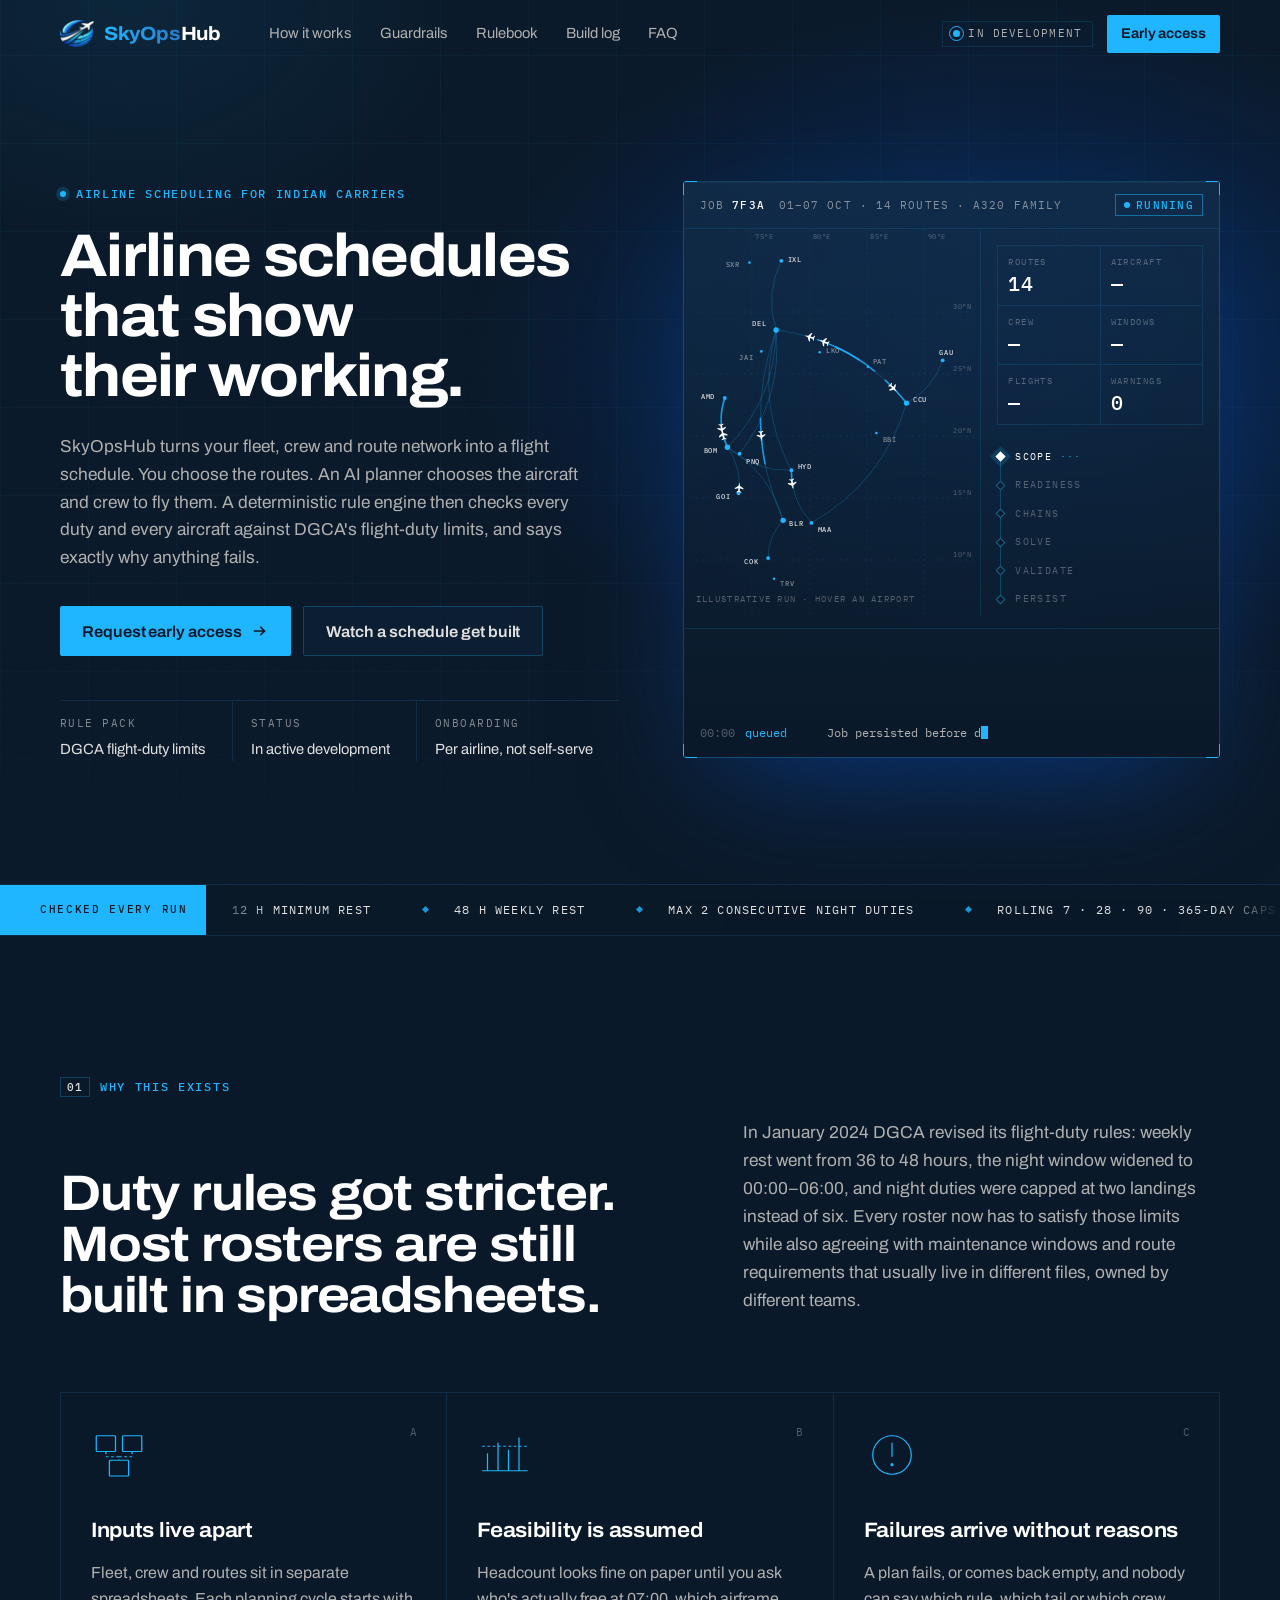
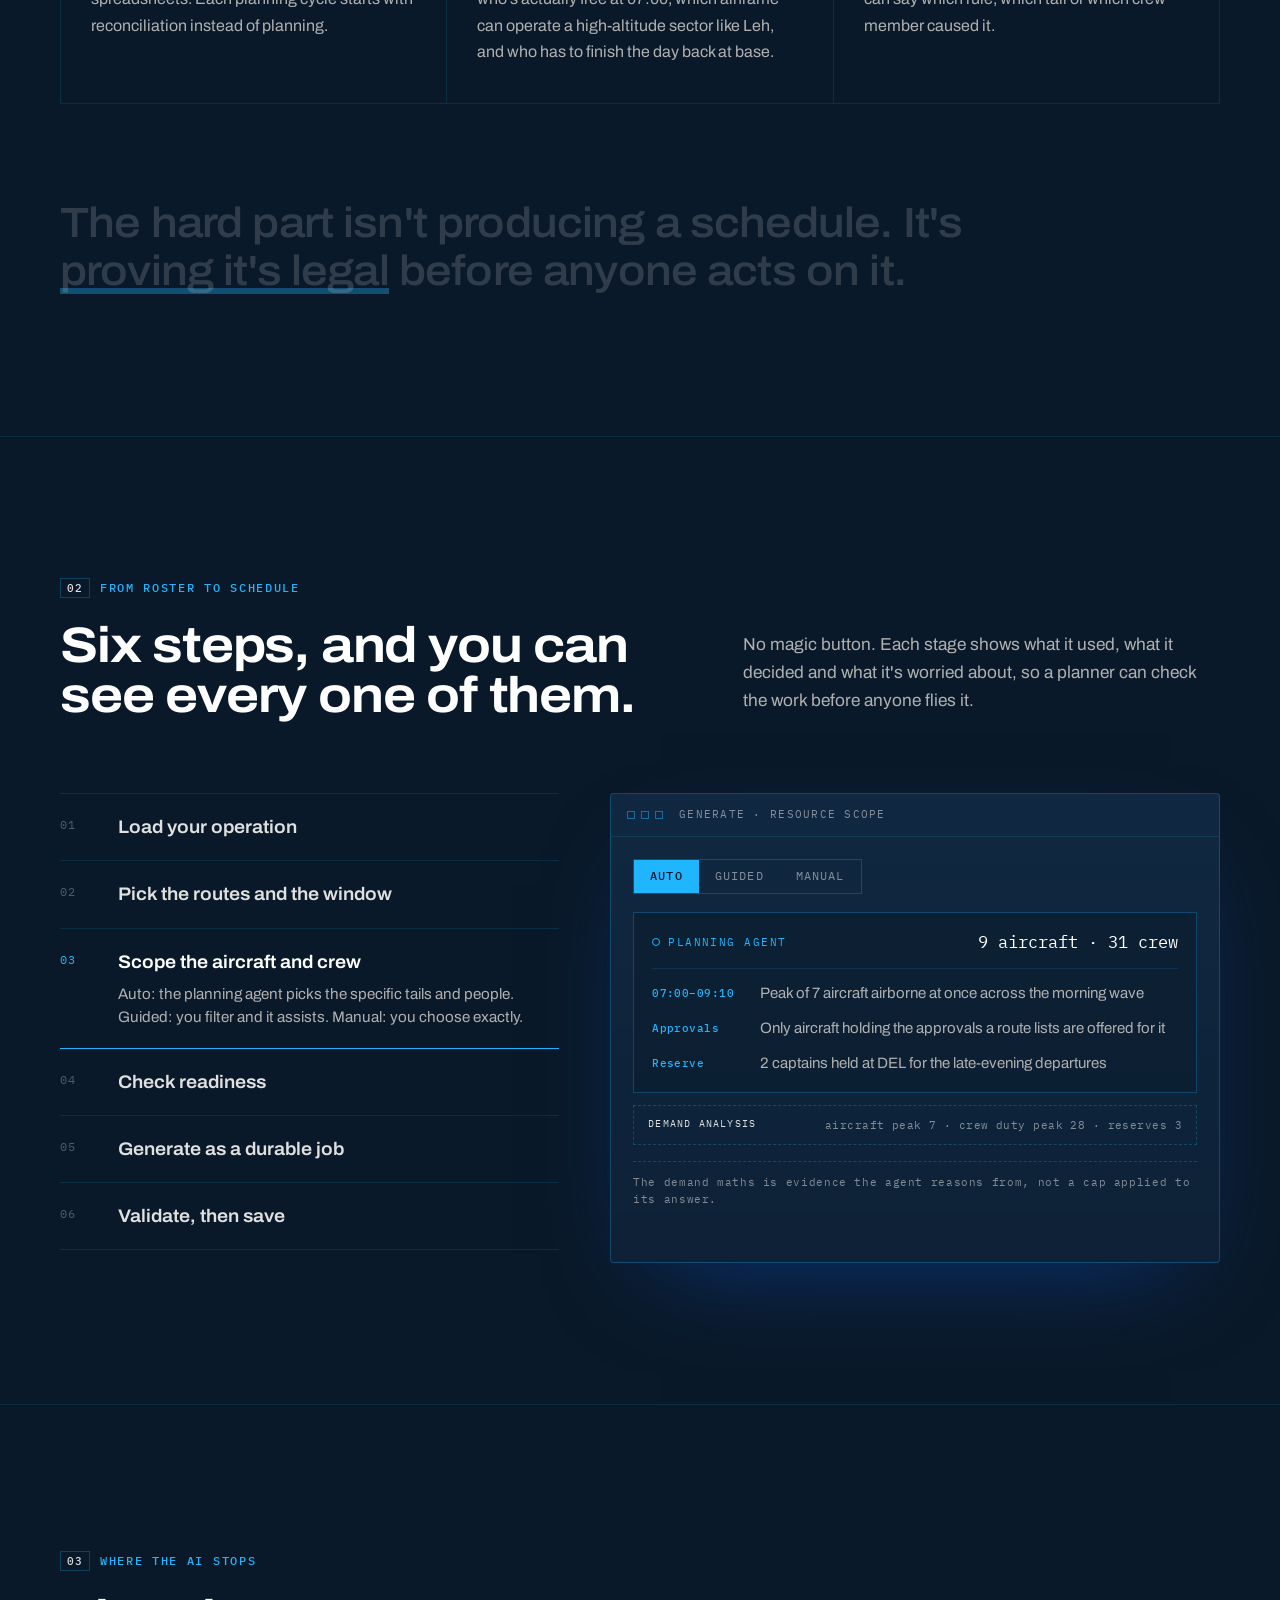
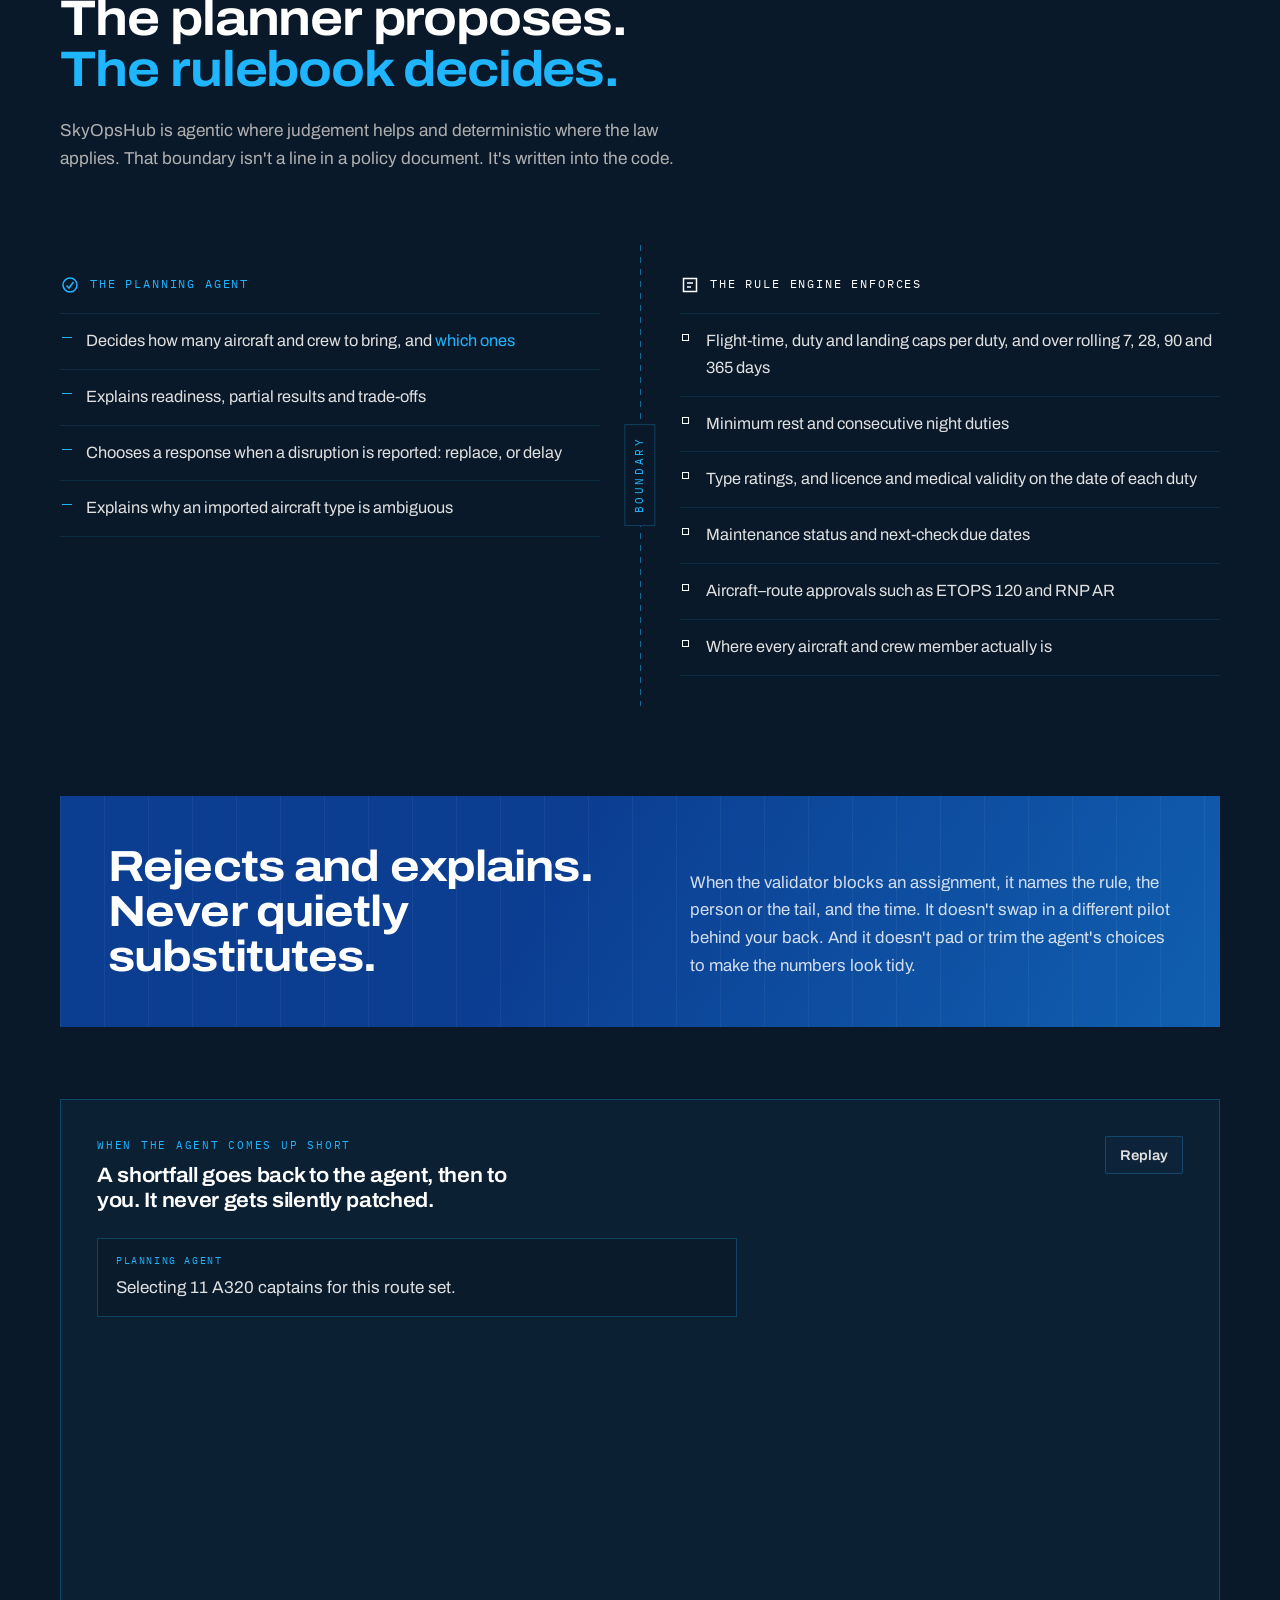
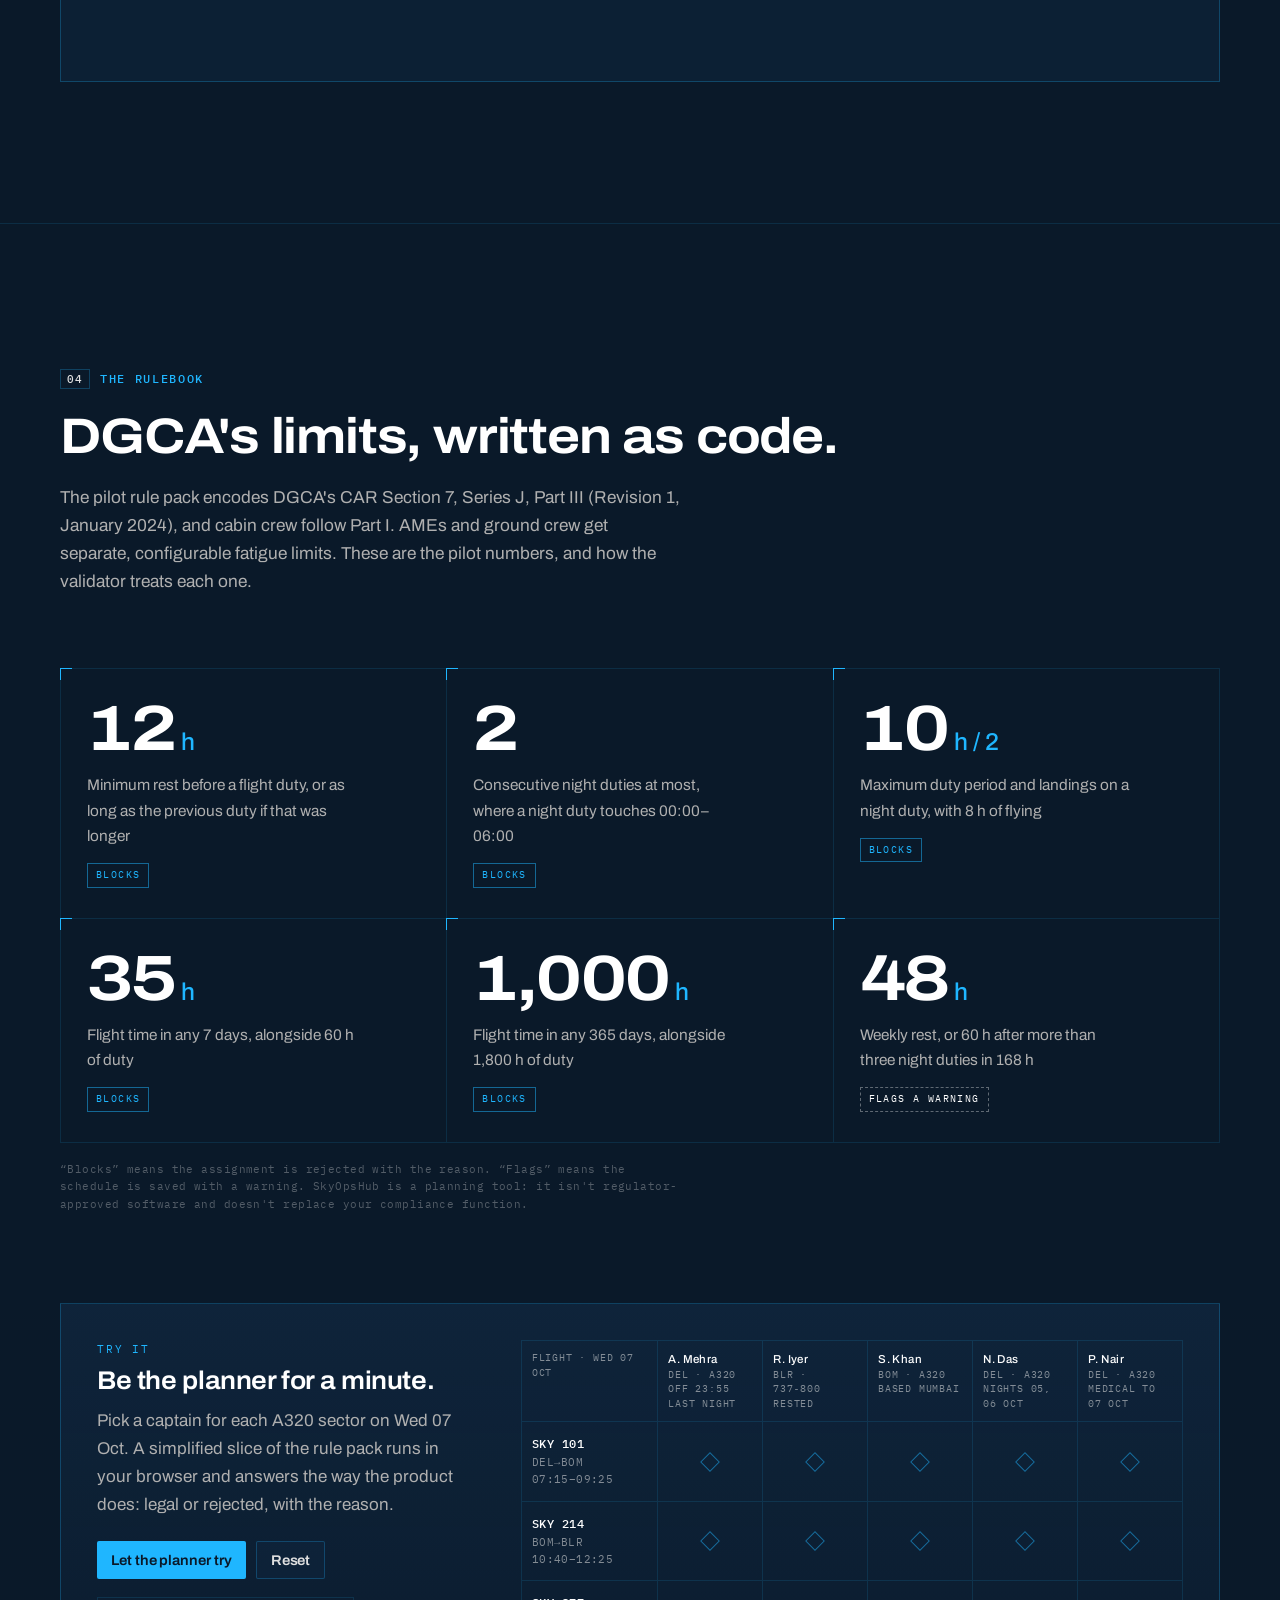
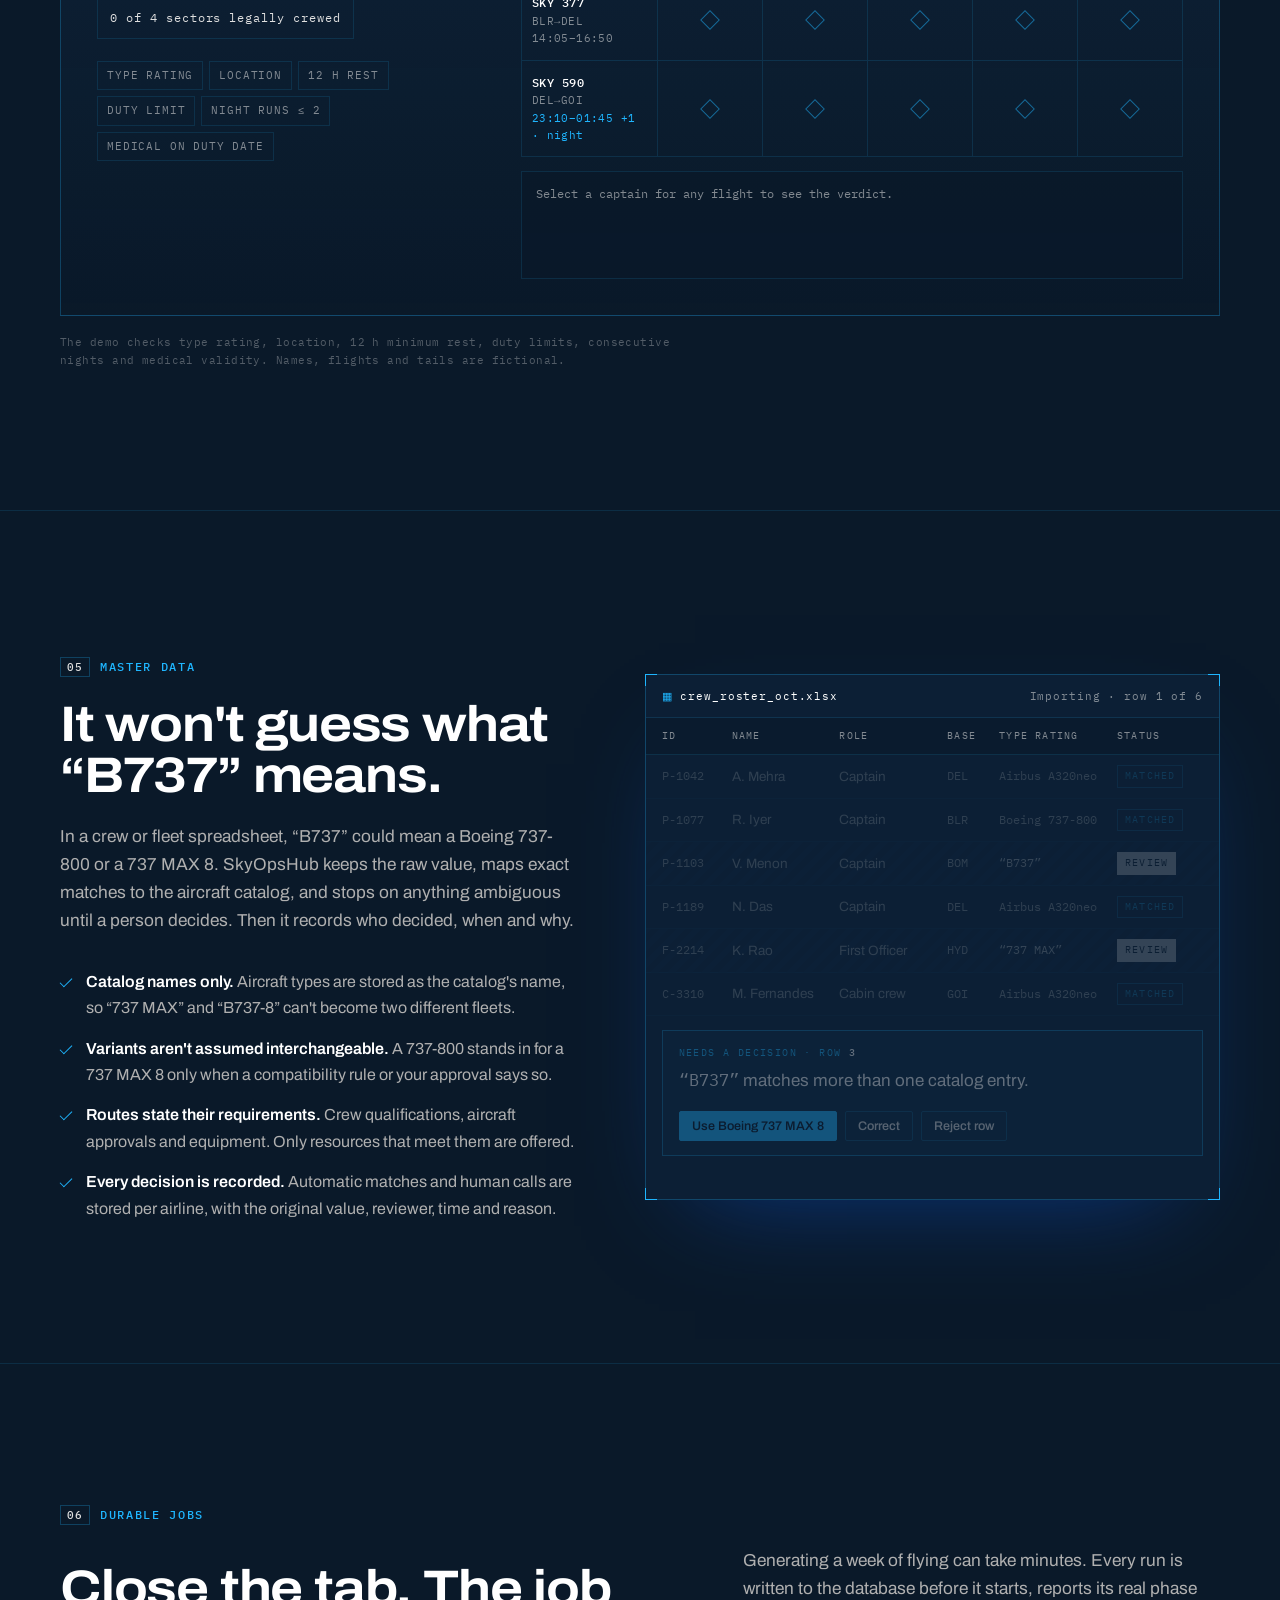
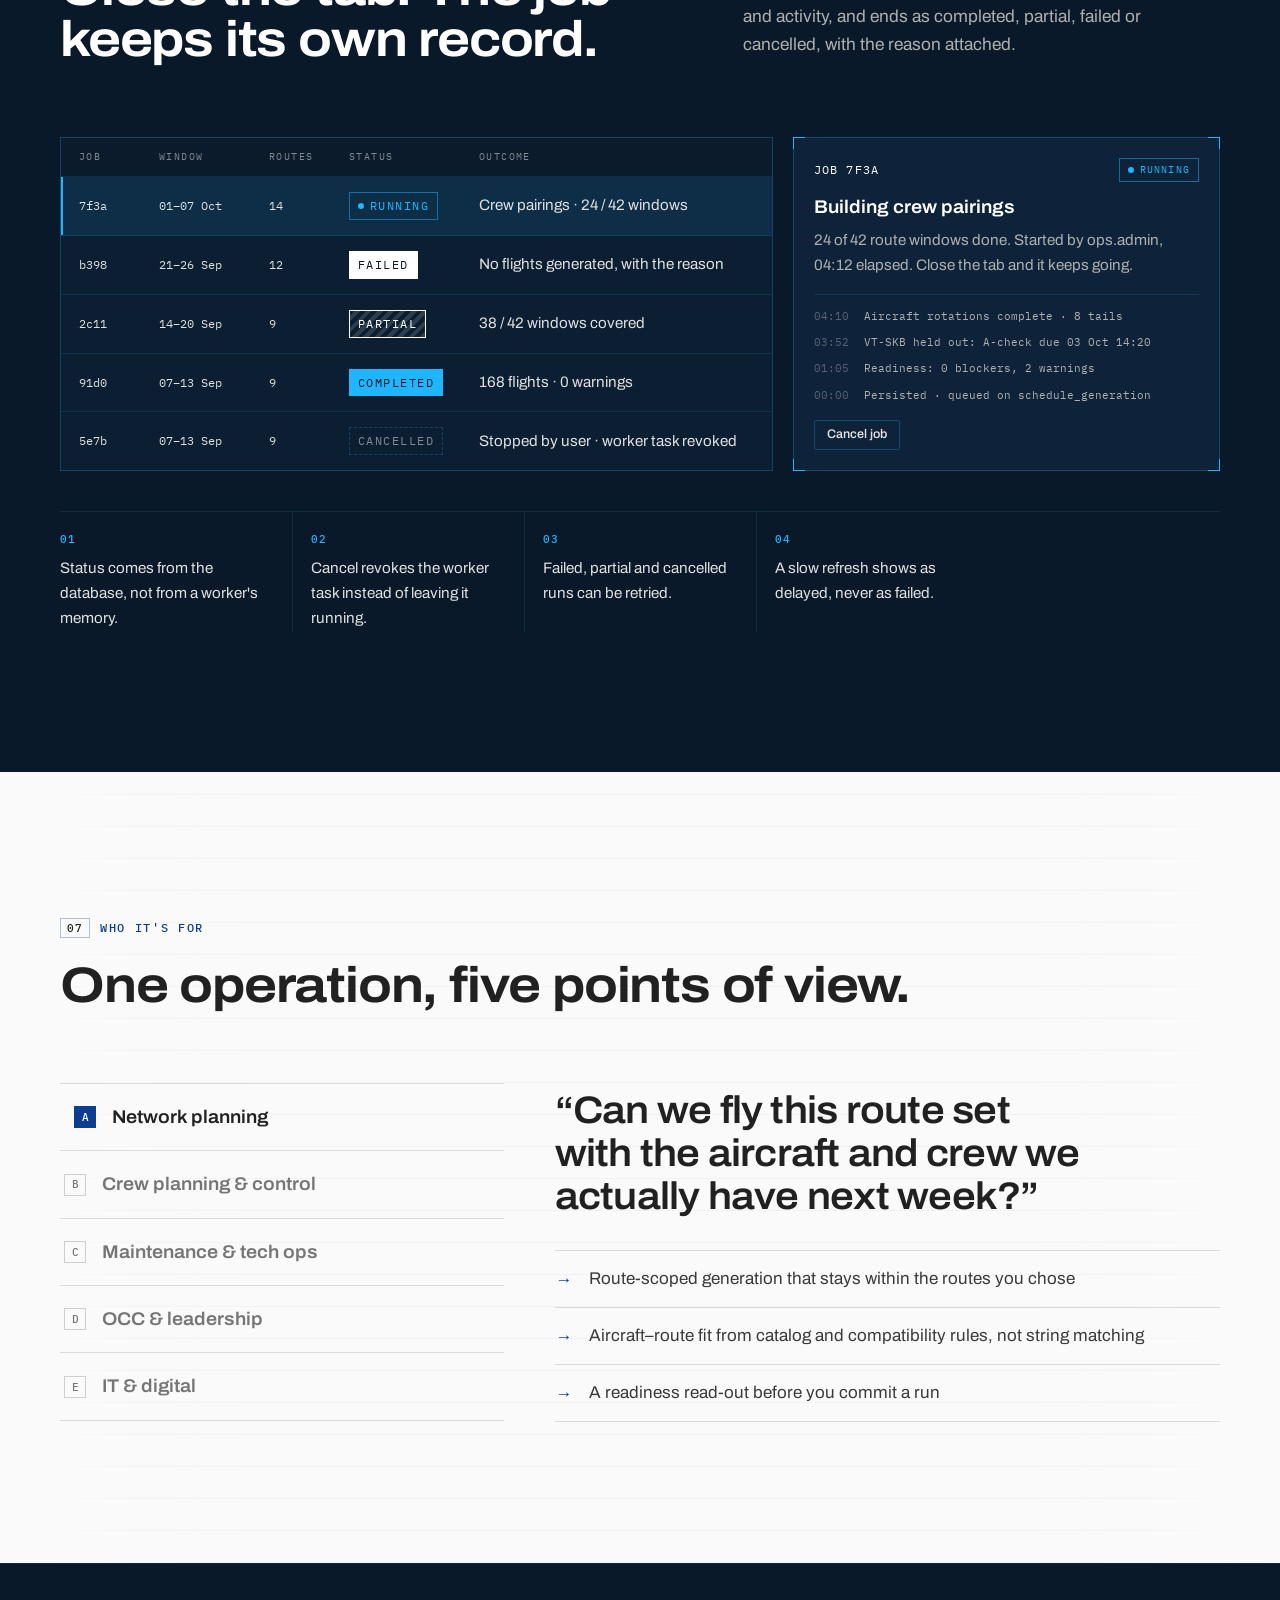
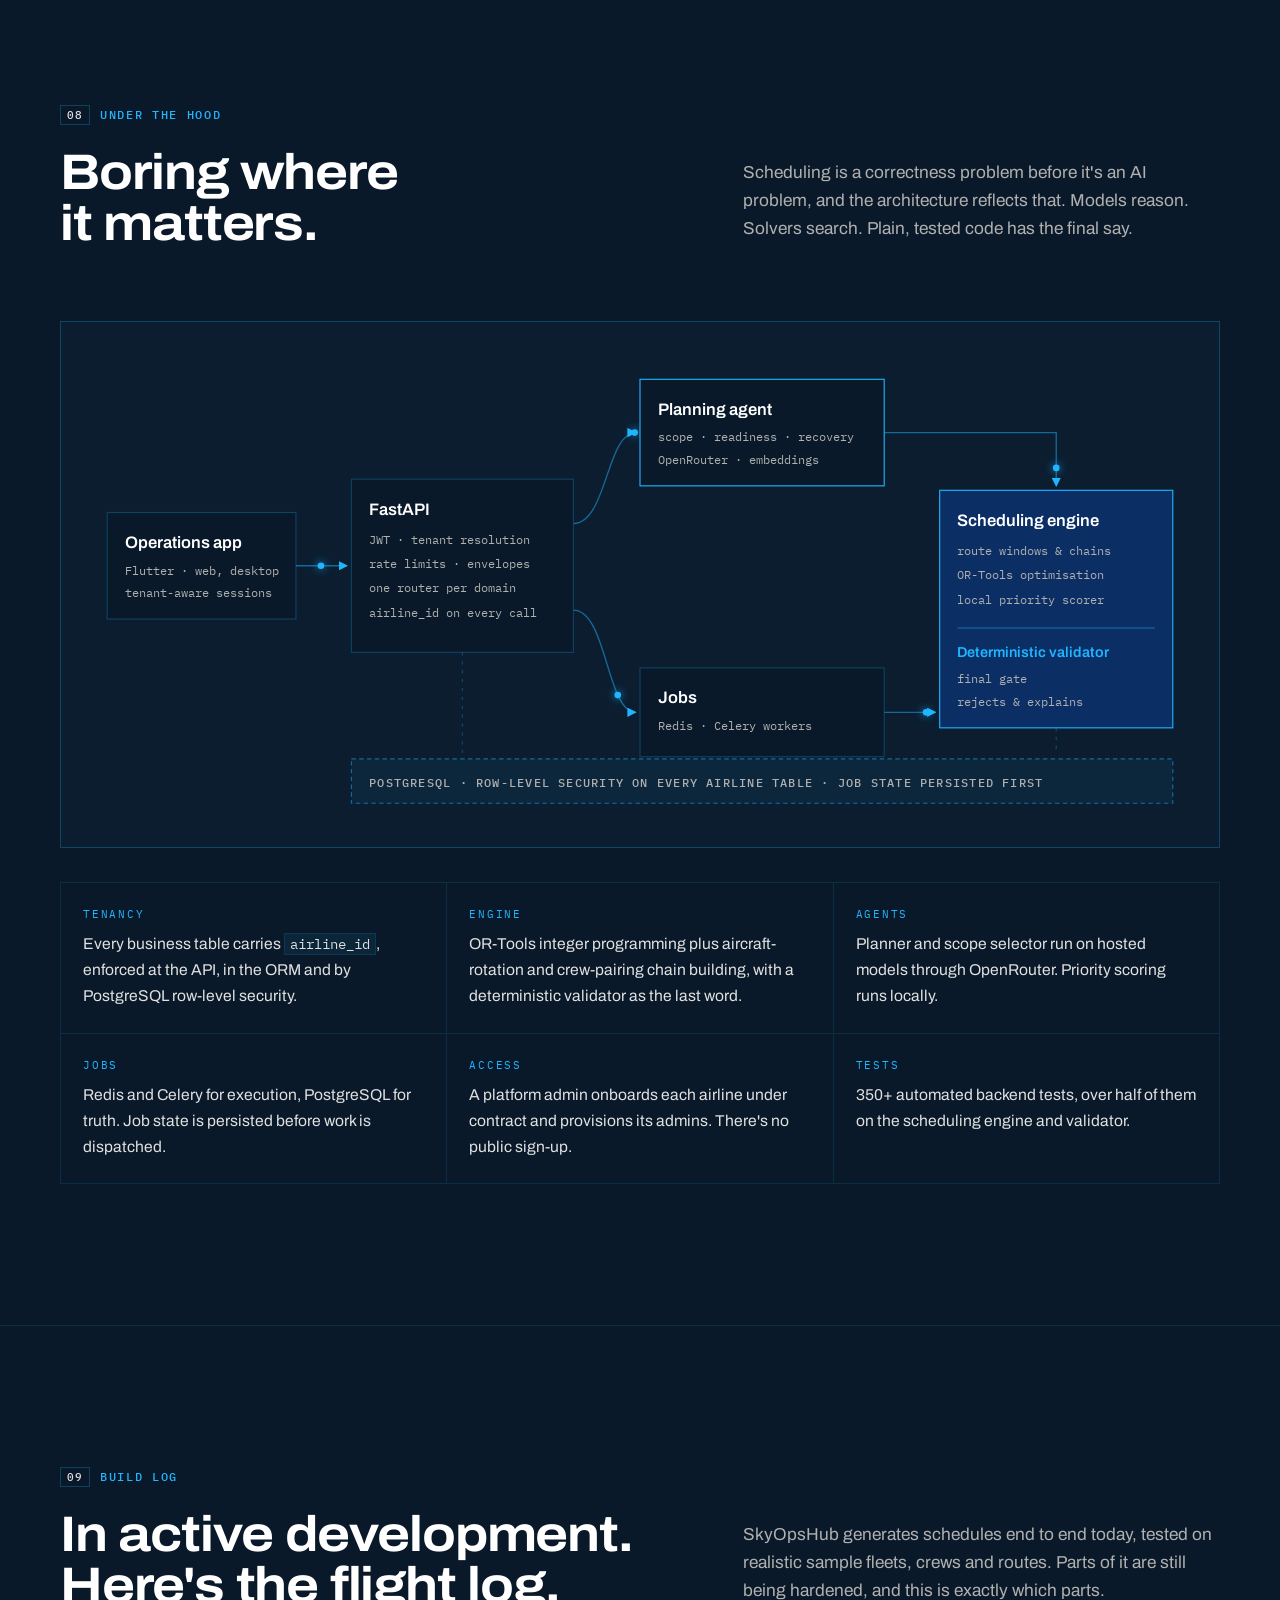
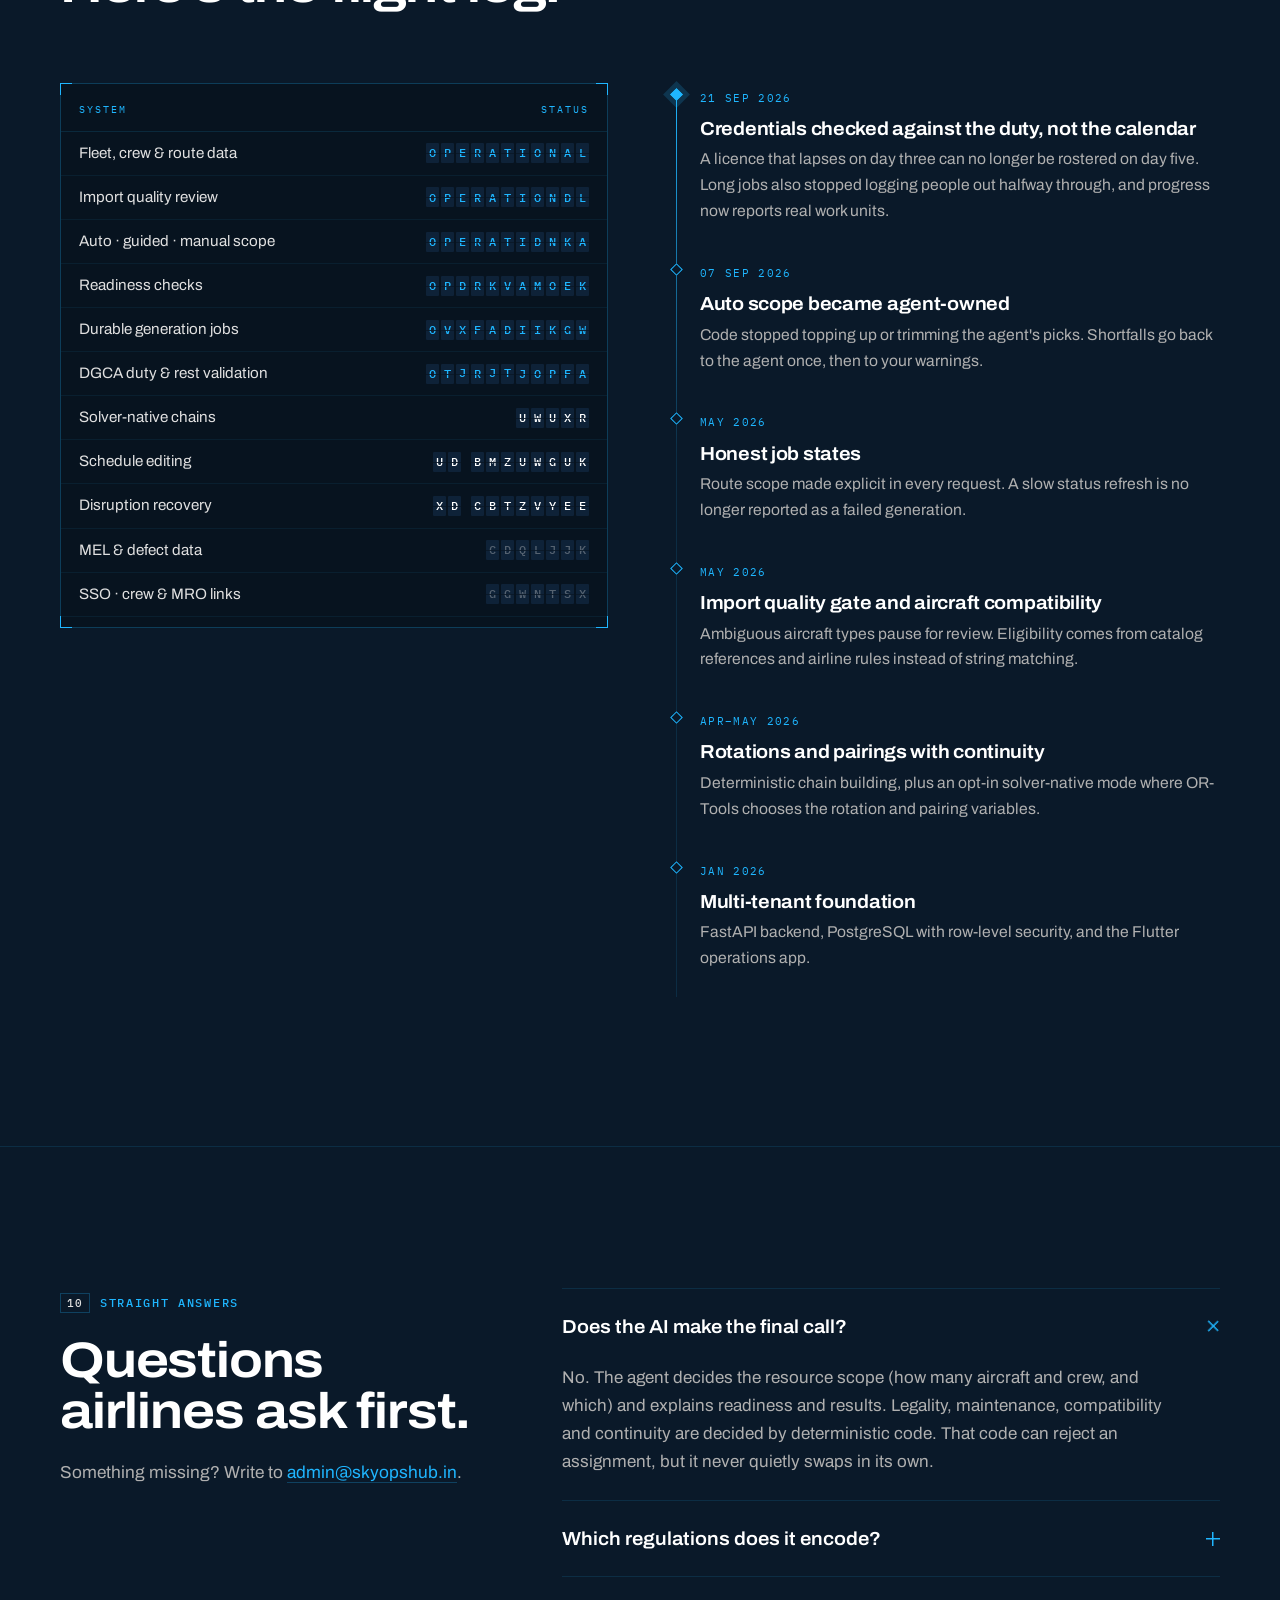
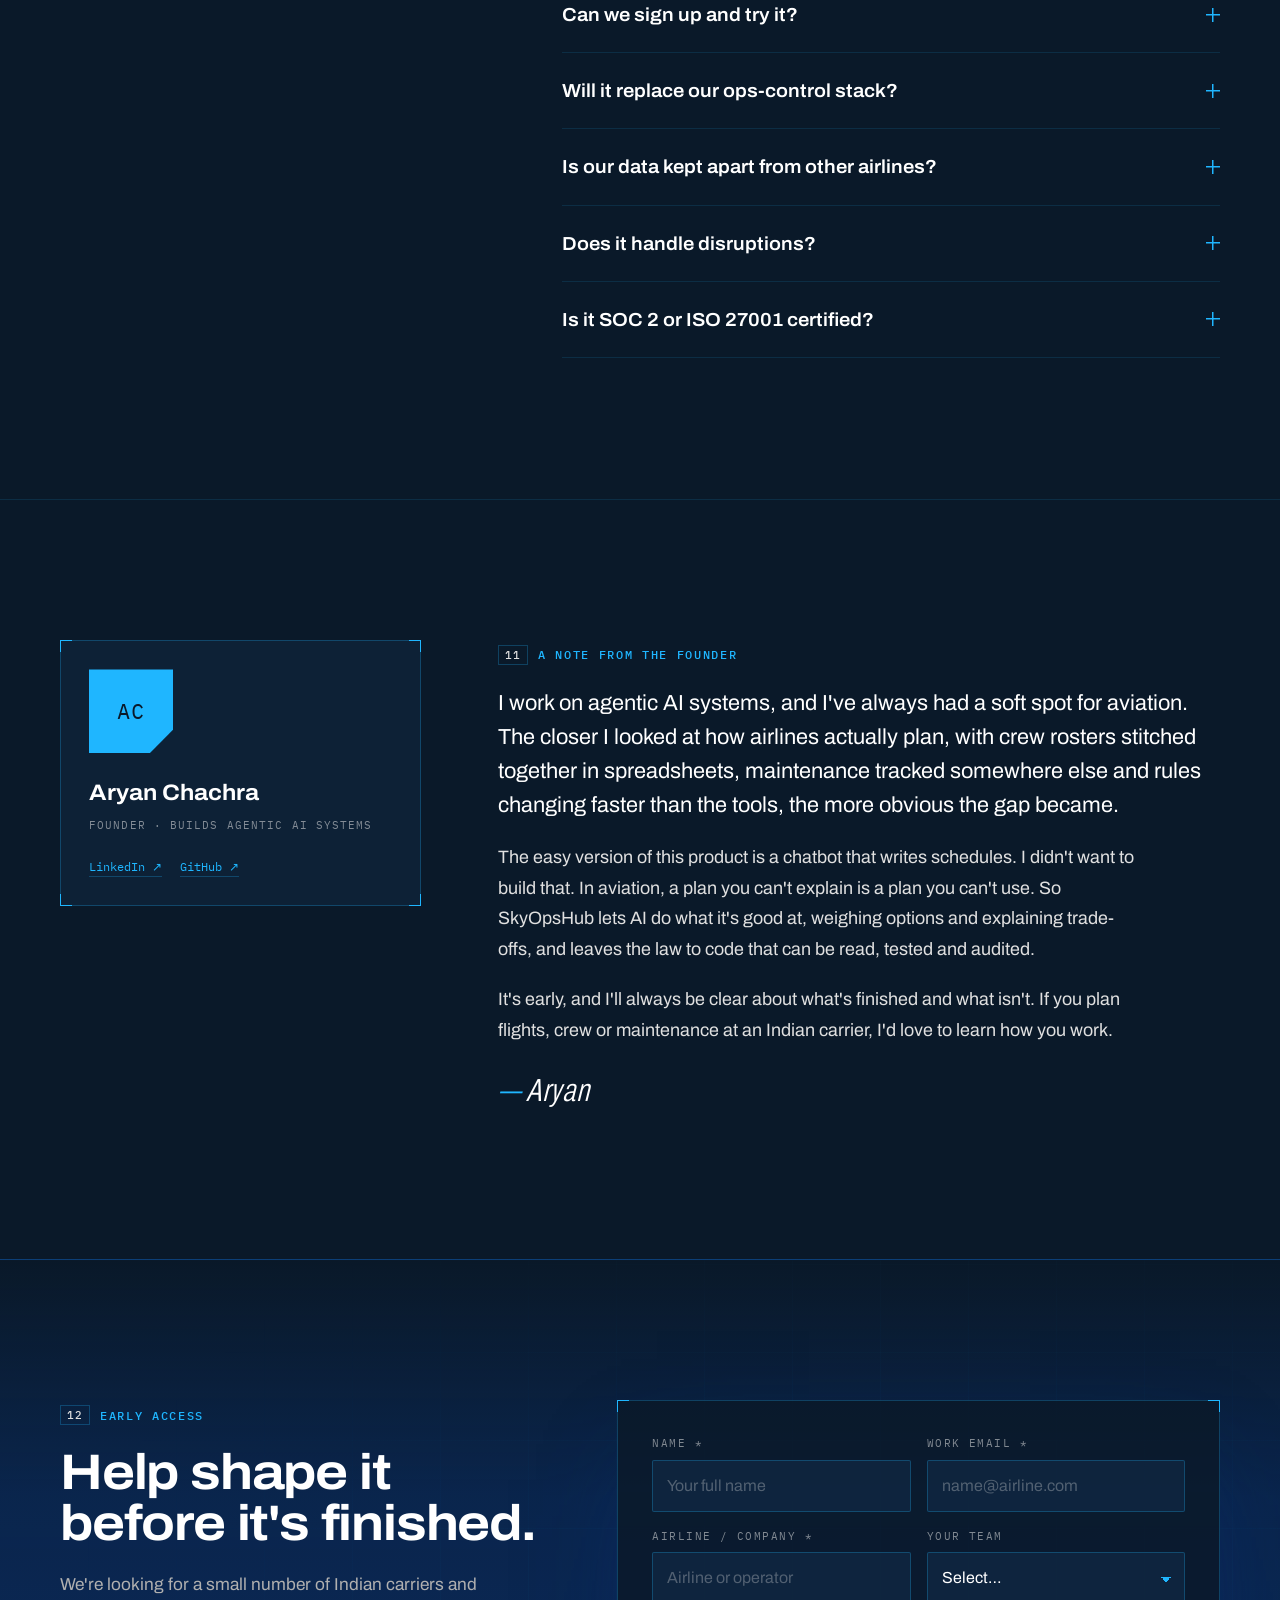
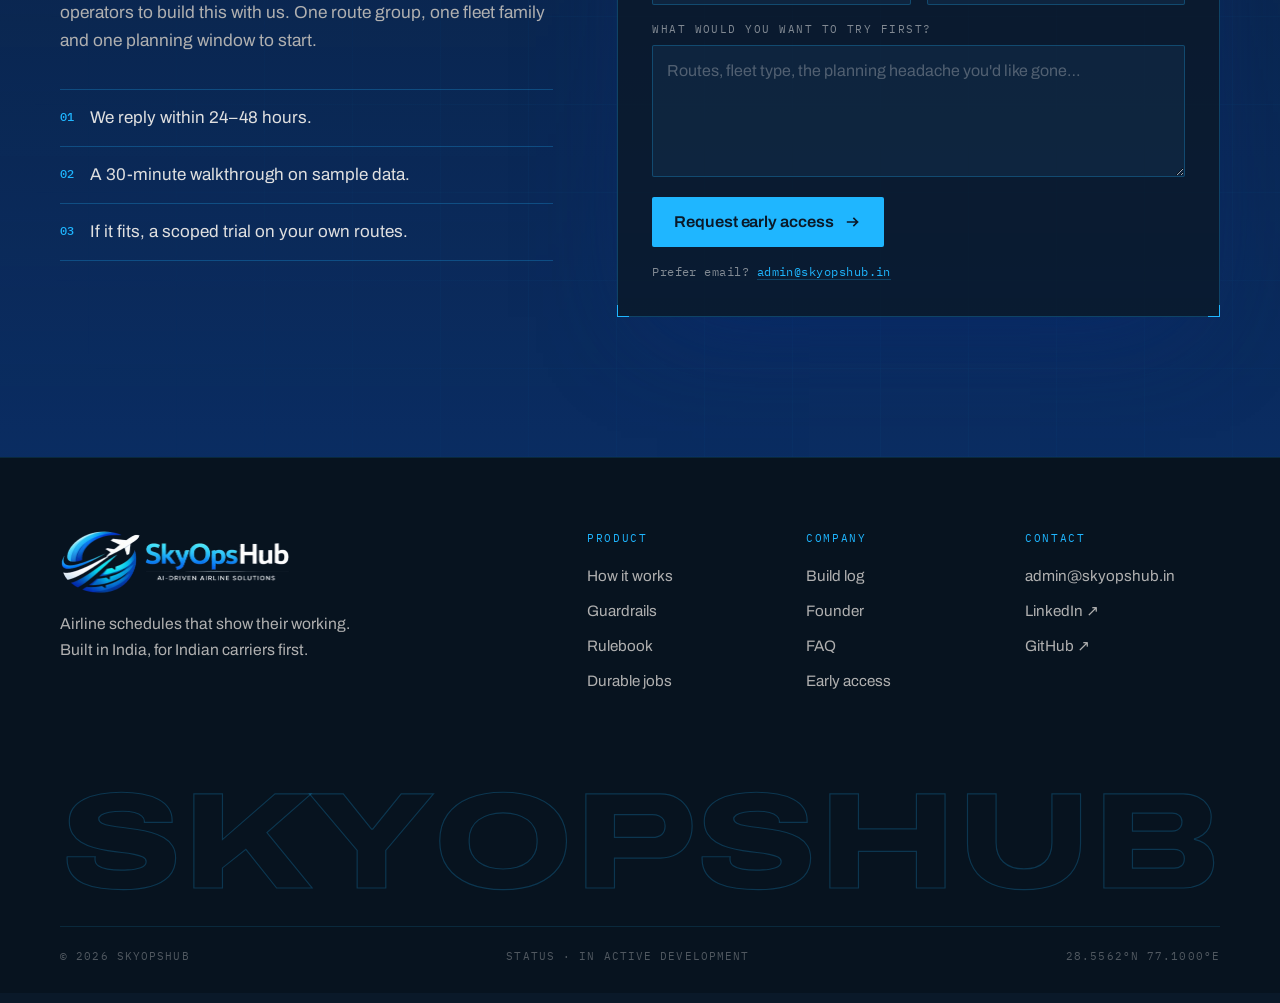
<file: index.html>
<!doctype html>
<html lang="en-IN" class="no-js">
<head>
  <meta charset="utf-8">
  <meta name="viewport" content="width=device-width, initial-scale=1">
  <title>SkyOpsHub · Airline schedules that show their working</title>
  <meta name="description" content="SkyOpsHub turns an airline's fleet, crew and route network into flight schedules. An AI planner chooses aircraft and crew; a deterministic rule engine checks every duty against DGCA limits and explains every failure. In active development, built for Indian carriers.">
  <meta name="theme-color" content="#0A1929">
  <link rel="canonical" href="https://skyopshub.in/">

  <meta property="og:type" content="website">
  <meta property="og:site_name" content="SkyOpsHub">
  <meta property="og:title" content="SkyOpsHub · Airline schedules that show their working">
  <meta property="og:description" content="An AI planner proposes. A DGCA rule engine decides. Crew and fleet scheduling for Indian carriers, in active development.">
  <meta property="og:url" content="https://skyopshub.in/">
  <meta property="og:image" content="https://skyopshub.in/assets/img/og-card.png">
  <meta property="og:image:width" content="1200">
  <meta property="og:image:height" content="630">
  <meta name="twitter:card" content="summary_large_image">
  <meta name="twitter:title" content="SkyOpsHub · Airline schedules that show their working">
  <meta name="twitter:description" content="An AI planner proposes. A DGCA rule engine decides. Crew and fleet scheduling for Indian carriers.">
  <meta name="twitter:image" content="https://skyopshub.in/assets/img/og-card.png">

  <link rel="icon" type="image/png" sizes="32x32" href="assets/img/favicon-32.png">
  <link rel="apple-touch-icon" href="assets/img/apple-touch-icon.png">
  <link rel="manifest" href="site.webmanifest">

  <link rel="preload" href="assets/fonts/archivo-var.woff2" as="font" type="font/woff2" crossorigin>
  <link rel="preload" href="assets/fonts/ibm-plex-mono-latin-500-normal.woff2" as="font" type="font/woff2" crossorigin>
  <link rel="stylesheet" href="assets/css/main.css">

  <script type="application/ld+json">
  {
    "@context": "https://schema.org",
    "@type": "SoftwareApplication",
    "name": "SkyOpsHub",
    "applicationCategory": "BusinessApplication",
    "operatingSystem": "Web",
    "description": "Airline crew and fleet scheduling with an AI planner and a deterministic DGCA rule engine. In active development.",
    "url": "https://skyopshub.in/",
    "creator": { "@type": "Person", "name": "Aryan Chachra" }
  }
  </script>
</head>
<body>
  <a class="skip" href="#main">Skip to content</a>

  <!-- ============ NAV ============ -->
  <header class="nav" data-nav>
    <div class="nav__inner wrap">
      <a class="brand" href="#top" aria-label="SkyOpsHub home">
        <img class="brand__mark" src="assets/img/mark.png" width="139" height="112" alt="">
        <span class="brand__word"><span class="brand__sky">SkyOps</span>Hub</span>
      </a>

      <nav class="nav__links" aria-label="Primary">
        <a href="#how">How it works</a>
        <a href="#guardrails">Guardrails</a>
        <a href="#rulebook">Rulebook</a>
        <a href="#log">Build log</a>
        <a href="#faq">FAQ</a>
      </nav>

      <div class="nav__end">
        <span class="status-pill" title="SkyOpsHub is in active development"><i></i>In development</span>
        <a class="btn btn--primary btn--sm" href="#access">Early access</a>
        <button class="nav__burger" type="button" aria-label="Open menu" aria-expanded="false" aria-controls="menu" data-burger>
          <span></span><span></span>
        </button>
      </div>
    </div>
    <div class="flightline" aria-hidden="true">
      <span class="flightline__code">DEL</span>
      <span class="flightline__track"><span class="flightline__fill" data-flight-fill></span><svg class="flightline__plane" data-flight-plane viewBox="0 0 24 24"><path d="M21.6 11.2 14 9.3 10.4 2.6 8.7 3l1.8 6.2-5.2-1.3-1.6-2.3-1.4.3 1 3.6-1 3.6 1.4.3 1.6-2.3 5.2-1.3L8.7 20l1.7.4 3.6-6.7 7.6-1.9c.5-.1.5-.5 0-.6z"/></svg></span>
      <span class="flightline__code">BOM</span>
    </div>
  </header>

  <div class="menu" id="menu" hidden data-menu>
    <nav aria-label="Mobile">
      <a href="#how">How it works</a>
      <a href="#guardrails">Guardrails</a>
      <a href="#rulebook">Rulebook</a>
      <a href="#data">Master data</a>
      <a href="#jobs">Durable jobs</a>
      <a href="#log">Build log</a>
      <a href="#faq">FAQ</a>
      <a href="#founder">Founder</a>
    </nav>
    <a class="btn btn--primary" href="#access">Request early access</a>
    <p class="mono menu__foot">admin@skyopshub.in</p>
  </div>

  <main id="main">

    <!-- ============ HERO ============ -->
    <section class="hero" id="top">
      <div class="hero__grid wrap">
        <div class="hero__copy">
          <p class="eyebrow reveal"><span class="eyebrow__dot"></span>Airline scheduling for Indian carriers</p>
          <h1 class="display reveal" data-split>Airline schedules that show their working.</h1>
          <p class="lead reveal">SkyOpsHub turns your fleet, crew and route network into a flight schedule. You choose the routes. An AI planner chooses the aircraft and crew to fly them. A deterministic rule engine then checks every duty and every aircraft against DGCA's flight-duty limits, and says exactly why anything fails.</p>
          <div class="hero__cta reveal">
            <a class="btn btn--primary" href="#access">Request early access <svg class="arr" viewBox="0 0 20 20" aria-hidden="true"><path d="M4 10h11m-4-4 4 4-4 4"/></svg></a>
            <a class="btn btn--ghost" href="#how">Watch a schedule get built</a>
          </div>
          <dl class="hero__facts reveal">
            <div><dt>Rule pack</dt><dd>DGCA flight-duty limits</dd></div>
            <div><dt>Status</dt><dd>In active development</dd></div>
            <div><dt>Onboarding</dt><dd>Per airline, not self-serve</dd></div>
          </dl>
        </div>

        <!-- Ops console -->
        <div class="console reveal" data-console aria-label="Illustrative schedule-generation run">
          <div class="console__bar">
            <span class="console__id mono">JOB <b data-job-id>7F3A</b></span>
            <span class="console__meta mono">01–07 OCT · 14 ROUTES · A320 FAMILY</span>
            <span class="chip chip--live mono" data-job-state>RUNNING</span>
          </div>
          <div class="console__body">
            <div class="console__map">
              <svg class="netmap" data-netmap role="img" aria-label="Route network across Indian airports, with aircraft moving between them"></svg>
              <div class="netmap__tip mono" data-net-tip hidden></div>
              <span class="console__tag mono">Illustrative run · hover an airport</span>
            </div>
            <div class="console__rail">
              <dl class="stats mono" data-stats>
                <div><dt>Routes</dt><dd data-stat="routes">14</dd></div>
                <div><dt>Aircraft</dt><dd data-stat="aircraft">—</dd></div>
                <div><dt>Crew</dt><dd data-stat="crew">—</dd></div>
                <div><dt>Windows</dt><dd data-stat="windows">—</dd></div>
                <div><dt>Flights</dt><dd data-stat="flights">—</dd></div>
                <div><dt>Warnings</dt><dd data-stat="warnings">0</dd></div>
              </dl>
              <ol class="phases mono" data-phases>
                <li><span>Scope</span></li><li><span>Readiness</span></li><li><span>Chains</span></li><li><span>Solve</span></li><li><span>Validate</span></li><li><span>Persist</span></li>
              </ol>
            </div>
          </div>
          <div class="console__log mono" data-log aria-live="off"></div>
        </div>
      </div>

      <div class="ticker" aria-label="What the validator checks on every run">
        <span class="ticker__label mono">Checked every run</span>
        <div class="ticker__viewport">
          <ul class="ticker__track mono" data-ticker>
            <li>12 h minimum rest</li>
            <li>48 h weekly rest</li>
            <li>Max 2 consecutive night duties</li>
            <li>Rolling 7 · 28 · 90 · 365-day caps</li>
            <li>FDP &amp; landing limits</li>
            <li>Type ratings</li>
            <li>Licence &amp; medical valid on the duty date</li>
            <li>Maintenance due dates</li>
            <li>Route approvals, e.g. ETOPS · RNP AR</li>
            <li>Tail continuity</li>
            <li>Crew continuity</li>
            <li>Tenant isolation</li>
          </ul>
        </div>
      </div>
    </section>

    <!-- ============ 01 PROBLEM ============ -->
    <section class="section problem" id="problem">
      <div class="wrap">
        <header class="section__head section__head--split">
          <p class="eyebrow reveal"><span class="idx">01</span>Why this exists</p>
          <h2 class="h2 reveal">Duty rules got stricter. Most rosters are still built in spreadsheets.</h2>
          <p class="lead reveal">In January 2024 DGCA revised its flight-duty rules: weekly rest went from 36 to 48 hours, the night window widened to 00:00–06:00, and night duties were capped at two landings instead of six. Every roster now has to satisfy those limits while also agreeing with maintenance windows and route requirements that usually live in different files, owned by different teams.</p>
        </header>

        <div class="pains">
          <article class="pain reveal">
            <svg class="pain__glyph" viewBox="0 0 64 64" aria-hidden="true"><rect x="6" y="10" width="22" height="18" rx="1"/><rect x="36" y="10" width="22" height="18" rx="1"/><rect x="21" y="38" width="22" height="18" rx="1"/><path class="dash" d="M17 28v6h15v4M47 28v6H32"/></svg>
            <p class="pain__n mono">A</p>
            <h3>Inputs live apart</h3>
            <p>Fleet, crew and routes sit in separate spreadsheets. Each planning cycle starts with reconciliation instead of planning.</p>
          </article>
          <article class="pain reveal">
            <svg class="pain__glyph" viewBox="0 0 64 64" aria-hidden="true"><path d="M6 50h52"/><path d="M12 50V30M24 50V18M36 50V26M48 50V12"/><path class="dash" d="M6 22h52"/></svg>
            <p class="pain__n mono">B</p>
            <h3>Feasibility is assumed</h3>
            <p>Headcount looks fine on paper until you ask who's actually free at 07:00, which airframe can operate a high-altitude sector like Leh, and who has to finish the day back at base.</p>
          </article>
          <article class="pain reveal">
            <svg class="pain__glyph" viewBox="0 0 64 64" aria-hidden="true"><circle cx="32" cy="32" r="22"/><path d="M32 18v16"/><circle class="fill" cx="32" cy="43" r="1.8"/></svg>
            <p class="pain__n mono">C</p>
            <h3>Failures arrive without reasons</h3>
            <p>A plan fails, or comes back empty, and nobody can say which rule, which tail or which crew member caused it.</p>
          </article>
        </div>

        <blockquote class="pull reveal" data-scrub>
          <p>The hard part isn't producing a schedule. It's <em>proving it's legal</em> before anyone acts on it.</p>
        </blockquote>
      </div>
    </section>

    <!-- ============ 02 HOW IT WORKS ============ -->
    <section class="section section--rule how" id="how">
      <div class="wrap">
        <header class="section__head section__head--split">
          <p class="eyebrow reveal"><span class="idx">02</span>From roster to schedule</p>
          <h2 class="h2 reveal">Six steps, and you can see every one of them.</h2>
          <p class="lead reveal">No magic button. Each stage shows what it used, what it decided and what it's worried about, so a planner can check the work before anyone flies it.</p>
        </header>

        <div class="how__grid" data-stepper>
          <div class="steps" role="tablist" aria-label="How SkyOpsHub builds a schedule" aria-orientation="vertical">
            <button class="step" role="tab" id="st-1" aria-controls="sp-1" aria-selected="true">
              <span class="step__n mono">01</span>
              <span class="step__body"><span class="step__title">Load your operation</span><span class="step__text">Aircraft, crew and routes arrive by form or Excel import. Exact aircraft types map to the catalog, and ambiguous ones stop for a decision.</span></span>
              <span class="step__bar" aria-hidden="true"><i></i></span>
            </button>
            <button class="step" role="tab" id="st-2" aria-controls="sp-2" aria-selected="false" tabindex="-1">
              <span class="step__n mono">02</span>
              <span class="step__body"><span class="step__title">Pick the routes and the window</span><span class="step__text">You decide which routes to fly and for which dates. SkyOpsHub never widens that scope by itself.</span></span>
              <span class="step__bar" aria-hidden="true"><i></i></span>
            </button>
            <button class="step" role="tab" id="st-3" aria-controls="sp-3" aria-selected="false" tabindex="-1">
              <span class="step__n mono">03</span>
              <span class="step__body"><span class="step__title">Scope the aircraft and crew</span><span class="step__text">Auto: the planning agent picks the specific tails and people. Guided: you filter and it assists. Manual: you choose exactly.</span></span>
              <span class="step__bar" aria-hidden="true"><i></i></span>
            </button>
            <button class="step" role="tab" id="st-4" aria-controls="sp-4" aria-selected="false" tabindex="-1">
              <span class="step__n mono">04</span>
              <span class="step__body"><span class="step__title">Check readiness</span><span class="step__text">Hard blockers, warnings, qualification risk and route–aircraft compatibility, shown before anything runs.</span></span>
              <span class="step__bar" aria-hidden="true"><i></i></span>
            </button>
            <button class="step" role="tab" id="st-5" aria-controls="sp-5" aria-selected="false" tabindex="-1">
              <span class="step__n mono">05</span>
              <span class="step__body"><span class="step__title">Generate as a durable job</span><span class="step__text">Generation runs in the background with a live phase, an activity feed, and cancel and retry. Close the tab if you like.</span></span>
              <span class="step__bar" aria-hidden="true"><i></i></span>
            </button>
            <button class="step" role="tab" id="st-6" aria-controls="sp-6" aria-selected="false" tabindex="-1">
              <span class="step__n mono">06</span>
              <span class="step__body"><span class="step__title">Validate, then save</span><span class="step__text">Rotations and pairings are checked against duty, rest, maintenance and continuity rules. An empty result is never saved as a success.</span></span>
              <span class="step__bar" aria-hidden="true"><i></i></span>
            </button>
          </div>

          <div class="stage">
            <div class="stage__chrome mono" aria-hidden="true"><span></span><span></span><span></span><em data-stage-title>crew · import review</em></div>

            <!-- 1 -->
            <div class="panel is-active" role="tabpanel" id="sp-1" aria-labelledby="st-1" data-title="crew · import review">
              <div class="ui-head mono"><span>crew_roster_oct.xlsx</span><span>212 rows · <b>2 need review</b></span></div>
              <div class="ui-rowline mono"><span>ROW 14</span><span>P-1103</span><span>V. Menon</span><span>Captain</span><span>BOM</span></div>
              <div class="review">
                <p class="review__field mono">aircraft_type_rating</p>
                <p class="review__raw">“B737”</p>
                <p class="review__why">Matches two catalog entries. SkyOpsHub won't guess between them: pick one, correct the value or reject the row. Nothing is saved until you do.</p>
                <ul class="cands">
                  <li class="is-pick"><span>Boeing 737 MAX 8</span><small class="mono">737 MAX family</small></li>
                  <li><span>Boeing 737-800</span><small class="mono">737 Next Generation</small></li>
                </ul>
                <div class="ui-actions"><span class="ui-btn ui-btn--primary">Use Boeing 737 MAX 8</span><span class="ui-btn">Correct</span><span class="ui-btn">Reject row</span></div>
              </div>
              <p class="panel__note mono">Raw value kept · catalog name stored · reviewer, time and reason recorded</p>
            </div>

            <!-- 2 -->
            <div class="panel" role="tabpanel" id="sp-2" aria-labelledby="st-2" data-title="generate · route scope" hidden>
              <div class="ui-head mono"><span>Planning window</span><span>7 days</span></div>
              <div class="window mono"><span><small>FROM</small>Thu 01 Oct 2026</span><i></i><span><small>TO</small>Wed 07 Oct 2026</span></div>
              <div class="ui-head mono"><span>Routes in this run</span><span><b>14</b> of 22 selected</span></div>
              <ul class="routes mono">
                <li class="on">DEL–BOM</li><li class="on">DEL–BLR</li><li class="on">BOM–BLR</li><li class="on">DEL–HYD</li>
                <li class="on">BOM–GOI</li><li class="on">BLR–COK</li><li class="on">DEL–CCU</li><li class="on">BOM–HYD</li>
                <li class="on">DEL–IXL</li><li class="on">CCU–GAU</li><li class="on">BOM–AMD</li><li class="on">HYD–MAA</li>
                <li class="on">DEL–PNQ</li><li class="on">MAA–CCU</li><li>DEL–SXR</li><li>BLR–TRV</li><li>DEL–JAI</li><li>CCU–BBI</li>
              </ul>
              <p class="panel__note mono">Auto mode sizes aircraft and crew for these routes. It never adds routes of its own.</p>
            </div>

            <!-- 3 -->
            <div class="panel" role="tabpanel" id="sp-3" aria-labelledby="st-3" data-title="generate · resource scope" hidden>
              <div class="seg mono" aria-hidden="true"><span class="on">Auto</span><span>Guided</span><span>Manual</span></div>
              <div class="agent">
                <div class="agent__head"><span class="agent__badge mono">Planning agent</span><span class="mono agent__out">9 aircraft · 31 crew</span></div>
                <ul class="agent__why">
                  <li><b class="mono">07:00–09:10</b>Peak of 7 aircraft airborne at once across the morning wave</li>
                  <li><b class="mono">Approvals</b>Only aircraft holding the approvals a route lists are offered for it</li>
                  <li><b class="mono">Reserve</b>2 captains held at DEL for the late-evening departures</li>
                </ul>
              </div>
              <div class="evidence mono">
                <span>Demand analysis</span>
                <span>aircraft peak 7 · crew duty peak 28 · reserves 3</span>
              </div>
              <p class="panel__note mono">The demand maths is evidence the agent reasons from, not a cap applied to its answer.</p>
            </div>

            <!-- 4 -->
            <div class="panel" role="tabpanel" id="sp-4" aria-labelledby="st-4" data-title="generate · readiness" hidden>
              <div class="ready">
                <p class="ready__state mono">Ready, with warnings</p>
                <div class="ready__counts mono"><span><b>0</b>blockers</span><span><b>2</b>warnings</span><span><b>6/14</b>routes sampled</span></div>
              </div>
              <ul class="checks">
                <li class="warn"><span class="mono">WARN</span>AME R. Pillai: licence expires 04 Oct, inside the window</li>
                <li class="warn"><span class="mono">WARN</span>1 route lists an approval that only 3 of 9 aircraft hold</li>
                <li><span class="mono">OK</span>Crew demand and duty pressure within available pool</li>
                <li><span class="mono">OK</span>Route–aircraft compatibility from catalog and tenant rules</li>
              </ul>
              <p class="panel__note mono">Readiness is a forecast, not proof. Final legality is decided after generation.</p>
            </div>

            <!-- 5 -->
            <div class="panel" role="tabpanel" id="sp-5" aria-labelledby="st-5" data-title="scheduling jobs · 7f3a" hidden>
              <div class="jobcard">
                <div class="jobcard__top mono"><span>JOB 7F3A</span><span class="chip chip--live mono">Running</span></div>
                <div class="jobcard__phase"><span>Building crew pairings</span><span class="mono">phase 3 of 6</span></div>
                <div class="meter"><i style="--p: 58%"></i></div>
                <div class="jobcard__units mono"><span>24 / 42 route windows</span><span>started by ops.admin · 04:12 elapsed</span></div>
                <ul class="feed mono">
                  <li><span>04:10</span>Aircraft rotations complete · 8 tails</li>
                  <li><span>03:52</span>VT-SKB held out: A-check due 03 Oct 14:20</li>
                  <li><span>01:05</span>Readiness: 0 blockers, 2 warnings</li>
                  <li><span>00:00</span>Job persisted · queued on schedule_generation</li>
                </ul>
                <div class="ui-actions"><span class="ui-btn">Cancel job</span><span class="ui-btn ui-btn--ghost">Open diagnostics</span></div>
              </div>
            </div>

            <!-- 6 -->
            <div class="panel" role="tabpanel" id="sp-6" aria-labelledby="st-6" data-title="schedule · validation" hidden>
              <div class="ready">
                <p class="ready__state mono">Schedule saved</p>
                <div class="ready__counts mono"><span><b>196</b>flights</span><span><b>8</b>tails</span><span><b>31</b>crew</span></div>
              </div>
              <ul class="checks checks--grid">
                <li><span class="mono">PASS</span>FDP and landing limits</li>
                <li><span class="mono">PASS</span>Minimum rest</li>
                <li><span class="mono">PASS</span>Night-duty runs</li>
                <li><span class="mono">PASS</span>Licence valid on duty date</li>
                <li><span class="mono">PASS</span>Maintenance due</li>
                <li><span class="mono">PASS</span>Tail continuity</li>
                <li><span class="mono">PASS</span>Crew continuity</li>
                <li><span class="mono">PASS</span>Route approvals</li>
              </ul>
              <div class="empty mono"><b>If it had come back empty</b>“No flights generated: every aircraft in scope is past its A-check due date.” Saved as failed, with the reason attached.</div>
            </div>
          </div>
        </div>
      </div>
    </section>

    <!-- ============ 03 GUARDRAILS ============ -->
    <section class="section section--rule guard" id="guardrails">
      <div class="wrap">
        <header class="section__head">
          <p class="eyebrow reveal"><span class="idx">03</span>Where the AI stops</p>
          <h2 class="h2 reveal">The planner proposes. <span class="accent">The rulebook decides.</span></h2>
          <p class="lead reveal">SkyOpsHub is agentic where judgement helps and deterministic where the law applies. That boundary isn't a line in a policy document. It's written into the code.</p>
        </header>

        <div class="split">
          <div class="side reveal">
            <p class="side__label mono"><svg viewBox="0 0 20 20" aria-hidden="true"><circle cx="10" cy="10" r="7"/><path d="M6.5 10.5 9 13l4.5-6"/></svg>The planning agent</p>
            <ul class="side__list">
              <li>Decides how many aircraft and crew to bring, and <em>which ones</em></li>
              <li>Explains readiness, partial results and trade-offs</li>
              <li>Chooses a response when a disruption is reported: replace, or delay</li>
              <li>Explains why an imported aircraft type is ambiguous</li>
            </ul>
          </div>
          <div class="split__axis" aria-hidden="true"><span class="mono">Boundary</span></div>
          <div class="side side--rules reveal">
            <p class="side__label mono"><svg viewBox="0 0 20 20" aria-hidden="true"><rect x="3.5" y="3.5" width="13" height="13"/><path d="M7 8h6M7 12h4"/></svg>The rule engine enforces</p>
            <ul class="side__list">
              <li>Flight-time, duty and landing caps per duty, and over rolling 7, 28, 90 and 365 days</li>
              <li>Minimum rest and consecutive night duties</li>
              <li>Type ratings, and licence and medical validity on the date of each duty</li>
              <li>Maintenance status and next-check due dates</li>
              <li>Aircraft–route approvals such as ETOPS 120 and RNP AR</li>
              <li>Where every aircraft and crew member actually is</li>
            </ul>
          </div>
        </div>

        <div class="principle reveal">
          <p class="principle__big">Rejects and explains.<br>Never quietly substitutes.</p>
          <p class="principle__text">When the validator blocks an assignment, it names the rule, the person or the tail, and the time. It doesn't swap in a different pilot behind your back. And it doesn't pad or trim the agent's choices to make the numbers look tidy.</p>
        </div>

        <div class="loop reveal" data-loop>
          <div class="loop__head">
            <div>
              <p class="mono loop__kicker">When the agent comes up short</p>
              <h3 class="h3">A shortfall goes back to the agent, then to you. It never gets silently patched.</h3>
            </div>
            <button class="btn btn--ghost btn--sm" type="button" data-loop-replay>Replay</button>
          </div>
          <ol class="chat">
            <li class="msg msg--agent"><span class="msg__who mono">Planning agent</span><p>Selecting 11 A320 captains for this route set.</p></li>
            <li class="msg msg--rules"><span class="msg__who mono">Coverage check</span><p>Peak concurrency is 12 between 06:30 and 08:10. That's one short. Reconsider?</p></li>
            <li class="msg msg--agent"><span class="msg__who mono">Planning agent</span><p>Holding at 11. The twelfth captain would only cover a 20-minute overlap on one morning. I'd rather report that gap than add a captain for it.</p></li>
            <li class="msg msg--result"><span class="msg__who mono">Result</span><p>Shipped as chosen. Warning on the job: <b>coverage shortfall · A320 captain · 1</b>.</p></li>
          </ol>
        </div>
      </div>
    </section>

    <!-- ============ 04 RULEBOOK ============ -->
    <section class="section section--rule rulebook" id="rulebook">
      <div class="wrap">
        <header class="section__head">
          <p class="eyebrow reveal"><span class="idx">04</span>The rulebook</p>
          <h2 class="h2 reveal">DGCA's limits, written as code.</h2>
          <p class="lead reveal">The pilot rule pack encodes DGCA's CAR Section 7, Series J, Part III (Revision 1, January 2024), and cabin crew follow Part I. AMEs and ground crew get separate, configurable fatigue limits. These are the pilot numbers, and how the validator treats each one.</p>
        </header>

        <div class="limits">
          <div class="limit reveal"><p class="limit__v"><span data-count="12">12</span><small>h</small></p><p class="limit__k">Minimum rest before a flight duty, or as long as the previous duty if that was longer</p><p class="limit__t mono">Blocks</p></div>
          <div class="limit reveal"><p class="limit__v"><span data-count="2">2</span></p><p class="limit__k">Consecutive night duties at most, where a night duty touches 00:00–06:00</p><p class="limit__t mono">Blocks</p></div>
          <div class="limit reveal"><p class="limit__v"><span data-count="10">10</span><small>h&nbsp;/&nbsp;2</small></p><p class="limit__k">Maximum duty period and landings on a night duty, with 8 h of flying</p><p class="limit__t mono">Blocks</p></div>
          <div class="limit reveal"><p class="limit__v"><span data-count="35">35</span><small>h</small></p><p class="limit__k">Flight time in any 7 days, alongside 60 h of duty</p><p class="limit__t mono">Blocks</p></div>
          <div class="limit reveal"><p class="limit__v"><span data-count="1000">1,000</span><small>h</small></p><p class="limit__k">Flight time in any 365 days, alongside 1,800 h of duty</p><p class="limit__t mono">Blocks</p></div>
          <div class="limit reveal"><p class="limit__v"><span data-count="48">48</span><small>h</small></p><p class="limit__k">Weekly rest, or 60 h after more than three night duties in 168 h</p><p class="limit__t limit__t--flag mono">Flags a warning</p></div>
        </div>
        <p class="footnote mono reveal">“Blocks” means the assignment is rejected with the reason. “Flags” means the schedule is saved with a warning. SkyOpsHub is a planning tool: it isn't regulator-approved software and doesn't replace your compliance function.</p>

        <div class="roster reveal" data-roster>
          <div class="roster__intro">
            <p class="mono loop__kicker">Try it</p>
            <h3 class="h3">Be the planner for a minute.</h3>
            <p>Pick a captain for each A320 sector on Wed 07 Oct. A simplified slice of the rule pack runs in your browser and answers the way the product does: legal or rejected, with the reason.</p>
            <div class="roster__btns">
              <button class="btn btn--primary btn--sm" type="button" data-roster-solve>Let the planner try</button>
              <button class="btn btn--ghost btn--sm" type="button" data-roster-reset>Reset</button>
            </div>
            <p class="roster__score mono" data-roster-score aria-live="polite">0 of 4 sectors legally crewed</p>
            <ul class="rules mono" data-rules aria-label="Rules checked in this demo">
              <li data-r="rating">Type rating</li><li data-r="loc">Location</li><li data-r="rest">12 h rest</li>
              <li data-r="fdp">Duty limit</li><li data-r="night">Night runs ≤ 2</li><li data-r="med">Medical on duty date</li>
            </ul>
          </div>
          <div class="roster__board">
            <div class="roster__table" data-roster-table role="group" aria-label="Assign a captain to each flight"></div>
            <div class="roster__out mono" data-roster-out aria-live="polite"><p class="roster__hint">Select a captain for any flight to see the verdict.</p></div>
          </div>
          <noscript><p>This interactive demo needs JavaScript.</p></noscript>
        </div>
        <p class="footnote mono">The demo checks type rating, location, 12 h minimum rest, duty limits, consecutive nights and medical validity. Names, flights and tails are fictional.</p>
      </div>
    </section>

    <!-- ============ 05 MASTER DATA ============ -->
    <section class="section section--rule data" id="data">
      <div class="wrap data__grid">
        <header class="section__head data__head">
          <p class="eyebrow reveal"><span class="idx">05</span>Master data</p>
          <h2 class="h2 reveal">It won't guess what “B737” means.</h2>
          <p class="lead reveal">In a crew or fleet spreadsheet, “B737” could mean a Boeing 737-800 or a 737 MAX 8. SkyOpsHub keeps the raw value, maps exact matches to the aircraft catalog, and stops on anything ambiguous until a person decides. Then it records who decided, when and why.</p>
          <ul class="ticks reveal">
            <li><b>Catalog names only.</b> Aircraft types are stored as the catalog's name, so “737 MAX” and “B737-8” can't become two different fleets.</li>
            <li><b>Variants aren't assumed interchangeable.</b> A 737-800 stands in for a 737 MAX 8 only when a compatibility rule or your approval says so.</li>
            <li><b>Routes state their requirements.</b> Crew qualifications, aircraft approvals and equipment. Only resources that meet them are offered.</li>
            <li><b>Every decision is recorded.</b> Automatic matches and human calls are stored per airline, with the original value, reviewer, time and reason.</li>
          </ul>
        </header>

        <div class="sheet hud reveal" data-sheet>
          <div class="sheet__bar mono"><span class="sheet__file">crew_roster_oct.xlsx</span><span data-sheet-status>Importing…</span></div>
          <div class="sheet__table" role="table" aria-label="Import preview">
            <div class="sheet__row sheet__row--head mono" role="row"><span role="columnheader">ID</span><span role="columnheader">Name</span><span role="columnheader">Role</span><span role="columnheader">Base</span><span role="columnheader">Type rating</span><span role="columnheader">Status</span></div>
            <div class="sheet__row" role="row" data-state="ok"><span class="mono">P-1042</span><span>A. Mehra</span><span>Captain</span><span class="mono">DEL</span><span class="mono">Airbus A320neo</span><span class="st mono">Matched</span></div>
            <div class="sheet__row" role="row" data-state="ok"><span class="mono">P-1077</span><span>R. Iyer</span><span>Captain</span><span class="mono">BLR</span><span class="mono">Boeing 737-800</span><span class="st mono">Matched</span></div>
            <div class="sheet__row" role="row" data-state="review" data-fix="Boeing 737 MAX 8"><span class="mono">P-1103</span><span>V. Menon</span><span>Captain</span><span class="mono">BOM</span><span class="mono raw">“B737”</span><span class="st mono">Review</span></div>
            <div class="sheet__row" role="row" data-state="ok"><span class="mono">P-1189</span><span>N. Das</span><span>Captain</span><span class="mono">DEL</span><span class="mono">Airbus A320neo</span><span class="st mono">Matched</span></div>
            <div class="sheet__row" role="row" data-state="review" data-fix="Boeing 737 MAX 8"><span class="mono">F-2214</span><span>K. Rao</span><span>First Officer</span><span class="mono">HYD</span><span class="mono raw">“737 MAX”</span><span class="st mono">Review</span></div>
            <div class="sheet__row" role="row" data-state="ok"><span class="mono">C-3310</span><span>M. Fernandes</span><span>Cabin crew</span><span class="mono">GOI</span><span class="mono">Airbus A320neo</span><span class="st mono">Matched</span></div>
          </div>
          <div class="sheet__drawer" data-sheet-drawer>
            <p class="mono sheet__dk">Needs a decision · row <b data-sheet-row>3</b></p>
            <p class="sheet__dq"><span data-sheet-raw>“B737”</span> matches more than one catalog entry.</p>
            <div class="ui-actions"><span class="ui-btn ui-btn--primary" data-sheet-pick>Use Boeing 737 MAX 8</span><span class="ui-btn">Correct</span><span class="ui-btn">Reject row</span></div>
          </div>
          <p class="sheet__audit mono" data-sheet-audit>&nbsp;</p>
        </div>
      </div>
    </section>

    <!-- ============ 06 DURABLE JOBS ============ -->
    <section class="section section--rule jobs" id="jobs">
      <div class="wrap">
        <header class="section__head section__head--split">
          <p class="eyebrow reveal"><span class="idx">06</span>Durable jobs</p>
          <h2 class="h2 reveal">Close the tab. The job keeps its own record.</h2>
          <p class="lead reveal">Generating a week of flying can take minutes. Every run is written to the database before it starts, reports its real phase and activity, and ends as completed, partial, failed or cancelled, with the reason attached.</p>
        </header>

        <div class="jobs__grid">
          <div class="jobs__table reveal" data-jobs>
            <div class="jrow jrow--head mono"><span>Job</span><span>Window</span><span class="c-rt">Routes</span><span>Status</span><span class="hide-sm">Outcome</span></div>
            <button class="jrow is-open" type="button" data-job="run"><span class="mono">7f3a</span><span class="mono">01–07 Oct</span><span class="mono c-rt">14</span><span><em class="st st--run mono">Running</em></span><span class="hide-sm">Crew pairings · 24 / 42 windows</span></button>
            <button class="jrow" type="button" data-job="fail"><span class="mono">b398</span><span class="mono">21–26 Sep</span><span class="mono c-rt">12</span><span><em class="st st--fail mono">Failed</em></span><span class="hide-sm">No flights generated, with the reason</span></button>
            <button class="jrow" type="button" data-job="partial"><span class="mono">2c11</span><span class="mono">14–20 Sep</span><span class="mono c-rt">9</span><span><em class="st st--part mono">Partial</em></span><span class="hide-sm">38 / 42 windows covered</span></button>
            <button class="jrow" type="button" data-job="done"><span class="mono">91d0</span><span class="mono">07–13 Sep</span><span class="mono c-rt">9</span><span><em class="st st--done mono">Completed</em></span><span class="hide-sm">168 flights · 0 warnings</span></button>
            <button class="jrow" type="button" data-job="cancel"><span class="mono">5e7b</span><span class="mono">07–13 Sep</span><span class="mono c-rt">9</span><span><em class="st st--cancel mono">Cancelled</em></span><span class="hide-sm">Stopped by user · worker task revoked</span></button>
          </div>
          <aside class="jobs__detail hud reveal" data-job-detail aria-live="polite"></aside>
        </div>

        <ul class="facts">
          <li class="reveal"><b class="mono">01</b>Status comes from the database, not from a worker's memory.</li>
          <li class="reveal"><b class="mono">02</b>Cancel revokes the worker task instead of leaving it running.</li>
          <li class="reveal"><b class="mono">03</b>Failed, partial and cancelled runs can be retried.</li>
          <li class="reveal"><b class="mono">04</b>A slow refresh shows as delayed, never as failed.</li>
                  </ul>
      </div>
    </section>

    <!-- ============ 07 TEAMS ============ -->
    <section class="section teams paper" id="teams">
      <div class="wrap">
        <header class="section__head">
          <p class="eyebrow reveal"><span class="idx">07</span>Who it's for</p>
          <h2 class="h2 reveal">One operation, five points of view.</h2>
        </header>

        <div class="roles reveal" data-roles>
          <div class="roles__tabs" role="tablist" aria-label="Teams">
            <button role="tab" aria-selected="true" aria-controls="rp-1" id="rt-1"><span class="mono">A</span>Network planning</button>
            <button role="tab" aria-selected="false" aria-controls="rp-2" id="rt-2" tabindex="-1"><span class="mono">B</span>Crew planning &amp; control</button>
            <button role="tab" aria-selected="false" aria-controls="rp-3" id="rt-3" tabindex="-1"><span class="mono">C</span>Maintenance &amp; tech ops</button>
            <button role="tab" aria-selected="false" aria-controls="rp-4" id="rt-4" tabindex="-1"><span class="mono">D</span>OCC &amp; leadership</button>
            <button role="tab" aria-selected="false" aria-controls="rp-5" id="rt-5" tabindex="-1"><span class="mono">E</span>IT &amp; digital</button>
          </div>
          <div class="roles__panels">
            <div class="role is-active" role="tabpanel" id="rp-1" aria-labelledby="rt-1">
              <p class="role__q">“Can we fly this route set with the aircraft and crew we actually have next week?”</p>
              <ul class="role__gets"><li>Route-scoped generation that stays within the routes you chose</li><li>Aircraft–route fit from catalog and compatibility rules, not string matching</li><li>A readiness read-out before you commit a run</li></ul>
            </div>
            <div class="role" role="tabpanel" id="rp-2" aria-labelledby="rt-2" hidden>
              <p class="role__q">“Where does the pairing break, and which qualification is missing?”</p>
              <ul class="role__gets"><li>Duty, rest and night limits enforced on every duty</li><li>Licence and rating validity checked against the date of the duty</li><li>Pilots, cabin crew, AMEs and ground crew in one model</li></ul>
            </div>
            <div class="role" role="tabpanel" id="rp-3" aria-labelledby="rt-3" hidden>
              <p class="role__q">“Is anything being scheduled past a check that's due?”</p>
              <ul class="role__gets"><li>An aircraft can't be flown past its next check's due time</li><li>Aircraft in maintenance status can't be assigned</li><li>Maintenance windows are checked for conflicts</li></ul>
            </div>
            <div class="role" role="tabpanel" id="rp-4" aria-labelledby="rt-4" hidden>
              <p class="role__q">“When a plan fails, can we see why?”</p>
              <ul class="role__gets"><li>Job history with reasons for failed and partial runs</li><li>Warnings and shortfalls reported, not buried</li><li>One airline-scoped source of schedule truth</li></ul>
            </div>
            <div class="role" role="tabpanel" id="rp-5" aria-labelledby="rt-5" hidden>
              <p class="role__q">“Will this fit our data without becoming another spreadsheet?”</p>
              <ul class="role__gets"><li>API-first backend with documented, airline-scoped endpoints</li><li>Excel templates in, and schedules exported as PDF, Excel or iCal</li><li>Tenant isolation down to PostgreSQL row-level security</li></ul>
            </div>
          </div>
        </div>
      </div>
    </section>

    <!-- ============ 08 STACK ============ -->
    <section class="section section--rule stack" id="stack">
      <div class="wrap">
        <header class="section__head section__head--split">
          <p class="eyebrow reveal"><span class="idx">08</span>Under the hood</p>
          <h2 class="h2 reveal">Boring where it matters.</h2>
          <p class="lead reveal">Scheduling is a correctness problem before it's an AI problem, and the architecture reflects that. Models reason. Solvers search. Plain, tested code has the final say.</p>
        </header>

        <div class="arch reveal">
          <svg class="arch__svg" viewBox="0 0 1000 430" role="img" aria-labelledby="arch-t">
            <title id="arch-t">SkyOpsHub architecture: the operations app calls a FastAPI backend; long work runs on Celery workers through Redis; the scheduling engine combines a planning agent, OR-Tools and a deterministic validator; everything is stored in PostgreSQL with row-level security.</title>
            <defs>
              <marker id="ah" viewBox="0 0 8 8" refX="7" refY="4" markerWidth="7" markerHeight="7" orient="auto-start-reverse"><path d="M0 0 8 4 0 8z" class="arch__head"/></marker>
            </defs>
            <g class="arch__edges">
              <path id="e1" d="M190 198 H236" marker-end="url(#ah)"/>
              <path id="e2" d="M440 160 C470 160 470 78 496 78" marker-end="url(#ah)"/>
              <path id="e3" d="M440 238 C470 238 470 330 496 330" marker-end="url(#ah)"/>
              <path id="e4" d="M720 330 H766" marker-end="url(#ah)"/>
              <path id="e5" d="M720 78 H875 V126" marker-end="url(#ah)"/>
              <path d="M340 276 V368" class="dash"/>
              <path d="M610 370 V368" class="dash"/>
              <path d="M875 344 V368" class="dash"/>
            </g>
            <g class="arch__pulses">
              <circle r="3"><animateMotion dur="2.4s" repeatCount="indefinite"><mpath href="#e1"/></animateMotion></circle>
              <circle r="3"><animateMotion dur="3s" repeatCount="indefinite" begin=".6s"><mpath href="#e2"/></animateMotion></circle>
              <circle r="3"><animateMotion dur="3s" repeatCount="indefinite" begin="1.2s"><mpath href="#e3"/></animateMotion></circle>
              <circle r="3"><animateMotion dur="1.8s" repeatCount="indefinite" begin=".3s"><mpath href="#e4"/></animateMotion></circle>
              <circle r="3"><animateMotion dur="2.8s" repeatCount="indefinite" begin="1s"><mpath href="#e5"/></animateMotion></circle>
            </g>
            <g class="arch__nodes">
              <g transform="translate(20 150)"><rect width="170" height="96"/><text x="16" y="32" class="t">Operations app</text><text x="16" y="56" class="s">Flutter · web, desktop</text><text x="16" y="76" class="s">tenant-aware sessions</text></g>
              <g transform="translate(240 120)"><rect width="200" height="156"/><text x="16" y="32" class="t">FastAPI</text><text x="16" y="58" class="s">JWT · tenant resolution</text><text x="16" y="80" class="s">rate limits · envelopes</text><text x="16" y="102" class="s">one router per domain</text><text x="16" y="124" class="s">airline_id on every call</text></g>
              <g transform="translate(500 30)" class="hi"><rect width="220" height="96"/><text x="16" y="32" class="t">Planning agent</text><text x="16" y="56" class="s">scope · readiness · recovery</text><text x="16" y="76" class="s">OpenRouter · embeddings</text></g>
              <g transform="translate(500 290)"><rect width="220" height="80"/><text x="16" y="32" class="t">Jobs</text><text x="16" y="56" class="s">Redis · Celery workers</text></g>
              <g transform="translate(770 130)" class="hi2"><rect width="210" height="214"/><text x="16" y="32" class="t">Scheduling engine</text><text x="16" y="58" class="s">route windows &amp; chains</text><text x="16" y="80" class="s">OR-Tools optimisation</text><text x="16" y="102" class="s">local priority scorer</text><line x1="16" x2="194" y1="124" y2="124" class="sep"/><text x="16" y="150" class="t2">Deterministic validator</text><text x="16" y="174" class="s">final gate</text><text x="16" y="194" class="s">rejects &amp; explains</text></g>
              <g transform="translate(240 372)" class="db"><rect width="740" height="40"/><text x="16" y="25" class="lab">PostgreSQL · row-level security on every airline table · job state persisted first</text></g>
            </g>
          </svg>
          <ol class="arch__stack mono" aria-hidden="true">
            <li><b>Operations app</b><span>Flutter · web, desktop</span></li>
            <li><b>FastAPI</b><span>JWT · tenant resolution · airline_id on every call</span></li>
            <li class="split2"><div><b>Planning agent</b><span>scope · readiness · recovery</span></div><div><b>Jobs</b><span>Redis · Celery workers</span></div></li>
            <li class="hi"><b>Scheduling engine</b><span>chains · OR-Tools · <em>deterministic validator</em></span></li>
            <li class="db"><b>PostgreSQL</b><span>row-level security · job state persisted first</span></li>
          </ol>
        </div>

        <dl class="specs">
          <div class="reveal"><dt class="mono">Tenancy</dt><dd>Every business table carries <code>airline_id</code>, enforced at the API, in the ORM and by PostgreSQL row-level security.</dd></div>
          <div class="reveal"><dt class="mono">Engine</dt><dd>OR-Tools integer programming plus aircraft-rotation and crew-pairing chain building, with a deterministic validator as the last word.</dd></div>
          <div class="reveal"><dt class="mono">Agents</dt><dd>Planner and scope selector run on hosted models through OpenRouter. Priority scoring runs locally.</dd></div>
          <div class="reveal"><dt class="mono">Jobs</dt><dd>Redis and Celery for execution, PostgreSQL for truth. Job state is persisted before work is dispatched.</dd></div>
          <div class="reveal"><dt class="mono">Access</dt><dd>A platform admin onboards each airline under contract and provisions its admins. There's no public sign-up.</dd></div>
          <div class="reveal"><dt class="mono">Tests</dt><dd><span data-count="350">350</span>+ automated backend tests, over half of them on the scheduling engine and validator.</dd></div>
        </dl>
      </div>
    </section>

    <!-- ============ 09 BUILD LOG ============ -->
    <section class="section section--rule buildlog" id="log">
      <div class="wrap">
        <header class="section__head section__head--split">
          <p class="eyebrow reveal"><span class="idx">09</span>Build log</p>
          <h2 class="h2 reveal">In active development. Here's the flight log.</h2>
          <p class="lead reveal">SkyOpsHub generates schedules end to end today, tested on realistic sample fleets, crews and routes. Parts of it are still being hardened, and this is exactly which parts.</p>
        </header>

        <div class="log__grid">
          <div class="board hud reveal" data-board>
            <div class="board__head mono"><span>System</span><span>Status</span></div>
            <ul class="board__rows">
              <li><span class="board__item">Fleet, crew &amp; route data</span><span class="board__st" data-flap="OPERATIONAL" data-s="op"></span></li>
              <li><span class="board__item">Import quality review</span><span class="board__st" data-flap="OPERATIONAL" data-s="op"></span></li>
              <li><span class="board__item">Auto · guided · manual scope</span><span class="board__st" data-flap="OPERATIONAL" data-s="op"></span></li>
              <li><span class="board__item">Readiness checks</span><span class="board__st" data-flap="OPERATIONAL" data-s="op"></span></li>
              <li><span class="board__item">Durable generation jobs</span><span class="board__st" data-flap="OPERATIONAL" data-s="op"></span></li>
              <li><span class="board__item">DGCA duty &amp; rest validation</span><span class="board__st" data-flap="OPERATIONAL" data-s="op"></span></li>
              <li><span class="board__item">Solver-native chains</span><span class="board__st" data-flap="TRIAL" data-s="trial"></span></li>
              <li><span class="board__item">Schedule editing</span><span class="board__st" data-flap="IN PROGRESS" data-s="wip"></span></li>
              <li><span class="board__item">Disruption recovery</span><span class="board__st" data-flap="IN PROGRESS" data-s="wip"></span></li>
              <li><span class="board__item">MEL &amp; defect data</span><span class="board__st" data-flap="PLANNED" data-s="plan"></span></li>
              <li><span class="board__item">SSO · crew &amp; MRO links</span><span class="board__st" data-flap="PLANNED" data-s="plan"></span></li>
            </ul>
          </div>

          <ol class="timeline">
            <li class="reveal"><time class="mono" datetime="2026-09-21">21 Sep 2026</time><h3>Credentials checked against the duty, not the calendar</h3><p>A licence that lapses on day three can no longer be rostered on day five. Long jobs also stopped logging people out halfway through, and progress now reports real work units.</p></li>
            <li class="reveal"><time class="mono" datetime="2026-09-07">07 Sep 2026</time><h3>Auto scope became agent-owned</h3><p>Code stopped topping up or trimming the agent's picks. Shortfalls go back to the agent once, then to your warnings.</p></li>
            <li class="reveal"><time class="mono" datetime="2026-05-23">May 2026</time><h3>Honest job states</h3><p>Route scope made explicit in every request. A slow status refresh is no longer reported as a failed generation.</p></li>
            <li class="reveal"><time class="mono" datetime="2026-05-09">May 2026</time><h3>Import quality gate and aircraft compatibility</h3><p>Ambiguous aircraft types pause for review. Eligibility comes from catalog references and airline rules instead of string matching.</p></li>
            <li class="reveal"><time class="mono" datetime="2026-04-28">Apr–May 2026</time><h3>Rotations and pairings with continuity</h3><p>Deterministic chain building, plus an opt-in solver-native mode where OR-Tools chooses the rotation and pairing variables.</p></li>
            <li class="reveal"><time class="mono" datetime="2026-01-27">Jan 2026</time><h3>Multi-tenant foundation</h3><p>FastAPI backend, PostgreSQL with row-level security, and the Flutter operations app.</p></li>
          </ol>
        </div>
      </div>
    </section>

    <!-- ============ 10 FAQ ============ -->
    <section class="section section--rule faq" id="faq">
      <div class="wrap faq__grid">
        <header class="section__head">
          <p class="eyebrow reveal"><span class="idx">10</span>Straight answers</p>
          <h2 class="h2 reveal">Questions airlines ask first.</h2>
          <p class="lead reveal">Something missing? Write to <a class="link" href="mailto:admin@skyopshub.in">admin@skyopshub.in</a>.</p>
        </header>
        <div class="qa">
          <details class="reveal" open>
            <summary>Does the AI make the final call?</summary>
            <div><p>No. The agent decides the resource scope (how many aircraft and crew, and which) and explains readiness and results. Legality, maintenance, compatibility and continuity are decided by deterministic code. That code can reject an assignment, but it never quietly swaps in its own.</p></div>
          </details>
          <details class="reveal">
            <summary>Which regulations does it encode?</summary>
            <div><p>DGCA's flight-duty rules: CAR Section 7, Series J, Part III for pilots and Part I for cabin crew. That covers per-duty flight-time, duty and landing caps, rolling 7, 28, 90 and 365-day limits, minimum rest, consecutive night duties and weekly rest. Weekly rest is currently flagged as a warning rather than blocked. AMEs and ground crew get separate, configurable fatigue limits. SkyOpsHub isn't regulator-approved software.</p></div>
          </details>
          <details class="reveal">
            <summary>Can we sign up and try it?</summary>
            <div><p>Not self-serve. Each airline is onboarded under contract into its own isolated tenant, with its fleet, crew and routes loaded and reviewed. Request early access and we'll set up a walkthrough.</p></div>
          </details>
          <details class="reveal">
            <summary>Will it replace our ops-control stack?</summary>
            <div><p>Not on day one, and we won't pretend otherwise. The sensible path is staged: one route group, one fleet family, one planning window, compared against how your team plans today.</p></div>
          </details>
          <details class="reveal">
            <summary>Is our data kept apart from other airlines?</summary>
            <div><p>Yes. Isolation is enforced in three places: tenant-scoped API routes, an <code>airline_id</code> on every business table, and PostgreSQL row-level security.</p></div>
          </details>
          <details class="reveal">
            <summary>Does it handle disruptions?</summary>
            <div><p>Partly. You can report a disruption against a schedule (a crew member unavailable, an aircraft out of service, a delayed route) and the planning agent chooses a response, such as a replacement or a delay, and applies it. Re-optimising the rest of the schedule around it is still being built.</p></div>
          </details>
          <details class="reveal">
            <summary>Is it SOC 2 or ISO 27001 certified?</summary>
            <div><p>Not yet, and we don't claim it. Security documentation and a formal compliance programme are on the roadmap ahead of any production go-live.</p></div>
          </details>
        </div>
      </div>
    </section>

    <!-- ============ 11 FOUNDER ============ -->
    <section class="section section--rule founder" id="founder">
      <div class="wrap founder__grid">
        <div class="founder__card hud reveal">
          <div class="founder__avatar mono" aria-hidden="true">AC</div>
          <p class="founder__name">Aryan Chachra</p>
          <p class="founder__role mono">Founder · builds agentic AI systems</p>
          <div class="founder__links">
            <a class="link mono" href="https://www.linkedin.com/in/aryan-chachra-519927232" target="_blank" rel="noopener">LinkedIn ↗</a>
            <a class="link mono" href="https://github.com/AryanChachra/SkyOpsHub" target="_blank" rel="noopener">GitHub ↗</a>
          </div>
        </div>
        <div class="founder__note">
          <p class="eyebrow reveal"><span class="idx">11</span>A note from the founder</p>
          <div class="note reveal">
            <p>I work on agentic AI systems, and I've always had a soft spot for aviation. The closer I looked at how airlines actually plan, with crew rosters stitched together in spreadsheets, maintenance tracked somewhere else and rules changing faster than the tools, the more obvious the gap became.</p>
            <p>The easy version of this product is a chatbot that writes schedules. I didn't want to build that. In aviation, a plan you can't explain is a plan you can't use. So SkyOpsHub lets AI do what it's good at, weighing options and explaining trade-offs, and leaves the law to code that can be read, tested and audited.</p>
            <p>It's early, and I'll always be clear about what's finished and what isn't. If you plan flights, crew or maintenance at an Indian carrier, I'd love to learn how you work.</p>
          </div>
          <p class="sig reveal">Aryan</p>
        </div>
      </div>
    </section>

    <!-- ============ 12 EARLY ACCESS ============ -->
    <section class="section access" id="access">
      <div class="wrap access__grid">
        <div class="access__copy">
          <p class="eyebrow reveal"><span class="idx">12</span>Early access</p>
          <h2 class="h2 reveal">Help shape it before it's finished.</h2>
          <p class="lead reveal">We're looking for a small number of Indian carriers and operators to build this with us. One route group, one fleet family and one planning window to start.</p>
          <ol class="next reveal">
            <li><b class="mono">01</b>We reply within 24–48 hours.</li>
            <li><b class="mono">02</b>A 30-minute walkthrough on sample data.</li>
            <li><b class="mono">03</b>If it fits, a scoped trial on your own routes.</li>
          </ol>
        </div>
        <form class="form hud reveal" data-access-form novalidate>
          <div class="form__row">
            <label class="field"><span class="field__l mono">Name *</span><input name="name" autocomplete="name" required placeholder="Your full name"></label>
            <label class="field"><span class="field__l mono">Work email *</span><input name="workEmail" type="email" autocomplete="email" required placeholder="name@airline.com"></label>
          </div>
          <div class="form__row">
            <label class="field"><span class="field__l mono">Airline / company *</span><input name="companyName" autocomplete="organization" required placeholder="Airline or operator"></label>
            <label class="field"><span class="field__l mono">Your team</span>
              <select name="role">
                <option value="">Select…</option>
                <option>Network planning</option>
                <option>Crew planning / control</option>
                <option>Maintenance / tech ops</option>
                <option>OCC / operations leadership</option>
                <option>IT / digital</option>
                <option>Investor / partner</option>
                <option>Other</option>
              </select>
            </label>
          </div>
          <label class="field"><span class="field__l mono">What would you want to try first?</span><textarea name="message" rows="4" placeholder="Routes, fleet type, the planning headache you'd like gone…"></textarea></label>
          <label class="hp" aria-hidden="true">Website<input name="website" tabindex="-1" autocomplete="off"></label>
          <div class="form__foot">
            <button class="btn btn--primary" type="submit" data-submit>Request early access <svg class="arr" viewBox="0 0 20 20" aria-hidden="true"><path d="M4 10h11m-4-4 4 4-4 4"/></svg></button>
            <p class="form__msg mono" data-form-msg role="status" aria-live="polite"></p>
          </div>
          <p class="form__alt mono">Prefer email? <a class="link" href="mailto:admin@skyopshub.in?subject=SkyOpsHub%20early%20access">admin@skyopshub.in</a></p>
        </form>
      </div>
    </section>

  </main>

  <footer class="footer">
    <div class="wrap">
      <div class="footer__top">
        <div class="footer__brand">
          <img src="assets/img/logo-horizontal.png" width="465" height="126" alt="SkyOpsHub — AI-driven airline solutions">
          <p>Airline schedules that show their working. Built in India, for Indian carriers first.</p>
        </div>
        <nav class="footer__cols" aria-label="Footer">
          <div>
            <p class="mono footer__h">Product</p>
            <a href="#how">How it works</a>
            <a href="#guardrails">Guardrails</a>
            <a href="#rulebook">Rulebook</a>
            <a href="#jobs">Durable jobs</a>
          </div>
          <div>
            <p class="mono footer__h">Company</p>
            <a href="#log">Build log</a>
            <a href="#founder">Founder</a>
            <a href="#faq">FAQ</a>
            <a href="#access">Early access</a>
          </div>
          <div>
            <p class="mono footer__h">Contact</p>
            <a href="mailto:admin@skyopshub.in">admin@skyopshub.in</a>
            <a href="https://www.linkedin.com/in/aryan-chachra-519927232" target="_blank" rel="noopener">LinkedIn ↗</a>
            <a href="https://github.com/AryanChachra/SkyOpsHub" target="_blank" rel="noopener">GitHub ↗</a>
          </div>
        </nav>
      </div>
      <svg class="footer__big" viewBox="0 0 1000 124" aria-hidden="true" focusable="false"><text x="0" y="112" textLength="1000" lengthAdjust="spacingAndGlyphs">SKYOPSHUB</text></svg>
      <div class="footer__bottom mono">
        <span>© <span data-year>2026</span> SkyOpsHub</span>
        <span>Status · in active development</span>
        <span>28.5562°N 77.1000°E</span>
      </div>
    </div>
  </footer>

  <script src="assets/js/core.js" defer></script>
  <script src="assets/js/hero.js" defer></script>
  <script src="assets/js/demos.js" defer></script>
  <script src="assets/js/form.js" defer></script>
</body>
</html>
</file>
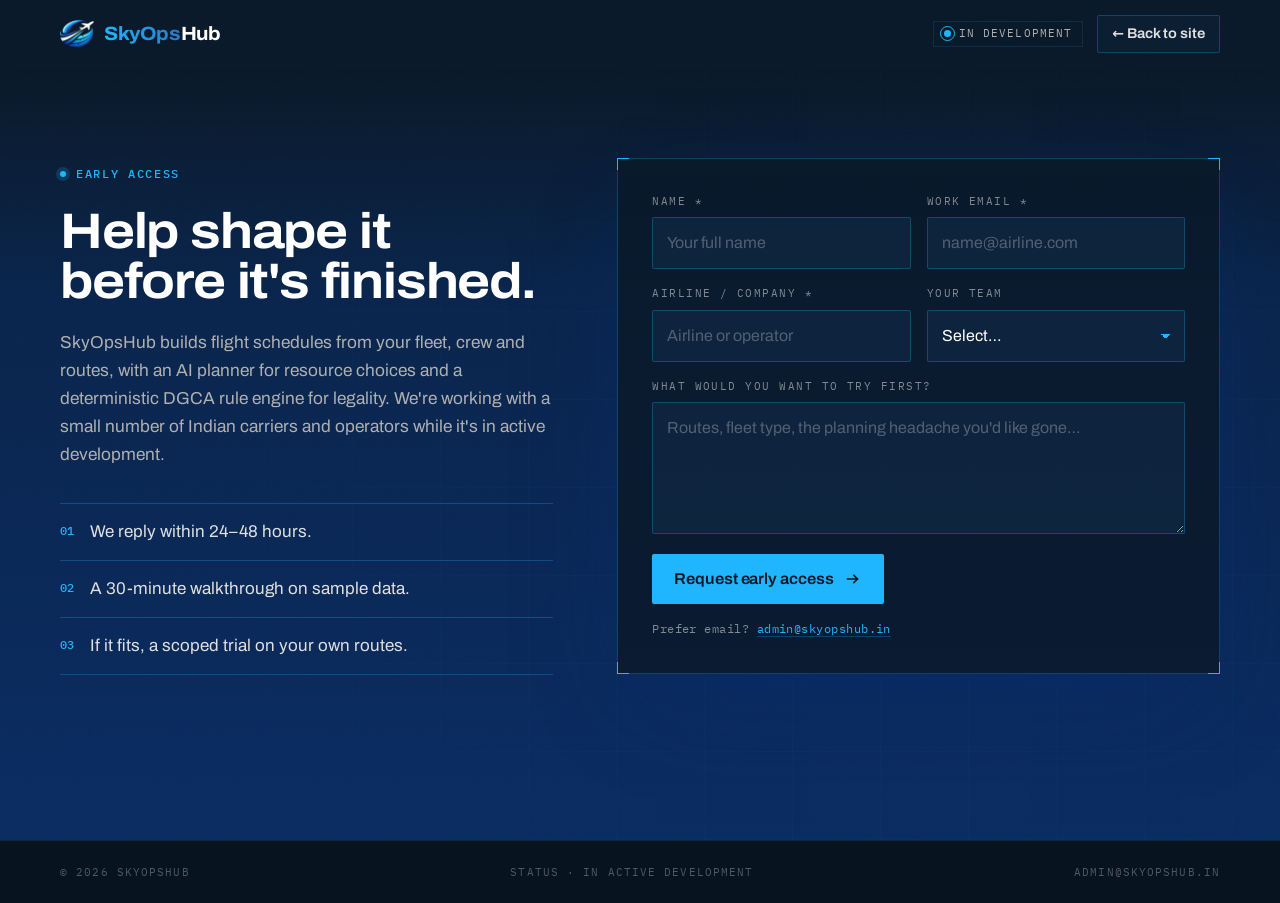
<file: form/index.html>
<!doctype html>
<html lang="en-IN" class="no-js">
<head>
  <meta charset="utf-8">
  <meta name="viewport" content="width=device-width, initial-scale=1">
  <title>Request early access · SkyOpsHub</title>
  <meta name="description" content="Request early access to SkyOpsHub, crew and fleet scheduling with a DGCA rule engine, built for Indian carriers.">
  <meta name="theme-color" content="#0A1929">
  <link rel="canonical" href="https://skyopshub.in/form/">
  <meta property="og:title" content="Request early access · SkyOpsHub">
  <meta property="og:image" content="https://skyopshub.in/assets/img/og-card.png">
  <link rel="icon" type="image/png" sizes="32x32" href="../assets/img/favicon-32.png">
  <link rel="apple-touch-icon" href="../assets/img/apple-touch-icon.png">
  <link rel="preload" href="../assets/fonts/archivo-var.woff2" as="font" type="font/woff2" crossorigin>
  <link rel="stylesheet" href="../assets/css/main.css">
</head>
<body class="solo">
  <header class="nav is-stuck" data-nav>
    <div class="nav__inner wrap">
      <a class="brand" href="../" aria-label="SkyOpsHub home">
        <img class="brand__mark" src="../assets/img/mark.png" width="139" height="112" alt="">
        <span class="brand__word"><span class="brand__sky">SkyOps</span>Hub</span>
      </a>
      <div class="nav__end">
        <span class="status-pill"><i></i>In development</span>
        <a class="btn btn--ghost btn--sm" href="../">← Back to site</a>
      </div>
    </div>
  </header>
  <main id="main">
    <section class="section access access--solo">
      <div class="wrap access__grid">
        <div class="access__copy">
          <p class="eyebrow"><span class="eyebrow__dot"></span>Early access</p>
          <h1 class="h2">Help shape it before it's finished.</h1>
          <p class="lead">SkyOpsHub builds flight schedules from your fleet, crew and routes, with an AI planner for resource choices and a deterministic DGCA rule engine for legality. We're working with a small number of Indian carriers and operators while it's in active development.</p>
          <ol class="next">
            <li><b class="mono">01</b>We reply within 24–48 hours.</li>
            <li><b class="mono">02</b>A 30-minute walkthrough on sample data.</li>
            <li><b class="mono">03</b>If it fits, a scoped trial on your own routes.</li>
          </ol>
        </div>
        <form class="form hud" data-access-form novalidate>
          <div class="form__row">
            <label class="field"><span class="field__l mono">Name *</span><input name="name" autocomplete="name" required placeholder="Your full name"></label>
            <label class="field"><span class="field__l mono">Work email *</span><input name="workEmail" type="email" autocomplete="email" required placeholder="name@airline.com"></label>
          </div>
          <div class="form__row">
            <label class="field"><span class="field__l mono">Airline / company *</span><input name="companyName" autocomplete="organization" required placeholder="Airline or operator"></label>
            <label class="field"><span class="field__l mono">Your team</span>
              <select name="role">
                <option value="">Select…</option>
                <option>Network planning</option>
                <option>Crew planning / control</option>
                <option>Maintenance / tech ops</option>
                <option>OCC / operations leadership</option>
                <option>IT / digital</option>
                <option>Investor / partner</option>
                <option>Other</option>
              </select>
            </label>
          </div>
          <label class="field"><span class="field__l mono">What would you want to try first?</span><textarea name="message" rows="4" placeholder="Routes, fleet type, the planning headache you'd like gone…"></textarea></label>
          <label class="hp" aria-hidden="true">Website<input name="website" tabindex="-1" autocomplete="off"></label>
          <div class="form__foot">
            <button class="btn btn--primary" type="submit" data-submit>Request early access <svg class="arr" viewBox="0 0 20 20" aria-hidden="true"><path d="M4 10h11m-4-4 4 4-4 4"/></svg></button>
            <p class="form__msg mono" data-form-msg role="status" aria-live="polite"></p>
          </div>
          <p class="form__alt mono">Prefer email? <a class="link" href="mailto:admin@skyopshub.in?subject=SkyOpsHub%20early%20access">admin@skyopshub.in</a></p>
        </form>
      </div>
    </section>
  </main>
  <footer class="footer footer--slim">
    <div class="wrap footer__bottom mono">
      <span>© <span data-year>2026</span> SkyOpsHub</span>
      <span>Status · in active development</span>
      <a href="mailto:admin@skyopshub.in">admin@skyopshub.in</a>
    </div>
  </footer>
  <script src="../assets/js/core.js" defer></script>
  <script src="../assets/js/form.js" defer></script>
</body>
</html>
</file>
<file: assets/css/main.css>
/* ==========================================================================
   SkyOpsHub — marketing site
   Palette is the existing SkyOpsHub brand palette; nothing new is introduced.
   ========================================================================== */

@font-face {
  font-family: "Archivo";
  src: url("../fonts/archivo-var.woff2") format("woff2-variations"), url("../fonts/archivo-var.woff2") format("woff2");
  font-weight: 100 900;
  font-stretch: 62% 125%;
  font-style: normal;
  font-display: swap;
}
@font-face {
  font-family: "Plex Mono";
  src: url("../fonts/ibm-plex-mono-latin-400-normal.woff2") format("woff2");
  font-weight: 400;
  font-style: normal;
  font-display: swap;
}
@font-face {
  font-family: "Plex Mono";
  src: url("../fonts/ibm-plex-mono-latin-500-normal.woff2") format("woff2");
  font-weight: 500 700;
  font-style: normal;
  font-display: swap;
}

:root {
  color-scheme: dark;
  /* Brand palette (unchanged) */
  --ink: #0A1929;          /* deep space blue — page */
  --panel: #132F4C;        /* control-panel dark */
  --panel-2: #173250;
  --panel-3: #1D3A5C;
  --panel-4: #21476F;
  --primary: #0B3D91;      /* aviation blue */
  --primary-deep: #082A6B;
  --accent: #1FB6FF;       /* interactive accent */
  --accent-2: #2A78C8;
  --steel: #245D87;
  --paper: #FAFAFA;
  --text: #E0E0E0;
  --text-2: #B0B0B0;
  --dark-text: #212121;
  --dark-muted: #757575;
  --white: #FFFFFF;

  /* Derived (tints of the palette only) */
  --ink-2: #0E2238;
  --line: rgba(31, 182, 255, 0.13);
  --line-2: rgba(31, 182, 255, 0.26);
  --line-3: rgba(31, 182, 255, 0.5);
  --glow: rgba(31, 182, 255, 0.18);
  --muted: rgba(224, 224, 224, 0.56);
  --faint: rgba(224, 224, 224, 0.34);

  --f-sans: "Archivo", ui-sans-serif, system-ui, -apple-system, "Segoe UI", Roboto, sans-serif;
  --f-mono: "Plex Mono", ui-monospace, "SFMono-Regular", Menlo, Consolas, monospace;

  --wrap: 1240px;
  --gutter: clamp(16px, 4vw, 40px);
  --nav-h: 68px;
  --r: 4px;
  --ease: cubic-bezier(.2, .7, .2, 1);
  --ease-out: cubic-bezier(.16, 1, .3, 1);
}

*, *::before, *::after { box-sizing: border-box; }
html { -webkit-text-size-adjust: 100%; scroll-padding-top: calc(var(--nav-h) + 12px); }
@media (prefers-reduced-motion: no-preference) { html { scroll-behavior: smooth; } }
body {
  margin: 0;
  background: var(--ink);
  color: var(--text-2);
  font-family: var(--f-sans);
  font-size: 1.0625rem;
  line-height: 1.65;
  font-stretch: 100%;
  -webkit-font-smoothing: antialiased;
  -moz-osx-font-smoothing: grayscale;
  text-rendering: optimizeLegibility;
  overflow-x: hidden;
}
/* film grain + faint chart graticule, fixed behind everything */
body::before {
  content: "";
  position: fixed; inset: 0;
  pointer-events: none; z-index: 0;
  background-image:
    url("data:image/svg+xml;utf8,<svg xmlns='http://www.w3.org/2000/svg' width='160' height='160'><filter id='n'><feTurbulence type='fractalNoise' baseFrequency='.9' numOctaves='2' stitchTiles='stitch'/><feColorMatrix values='0 0 0 0 1  0 0 0 0 1  0 0 0 0 1  0 0 0 .5 0'/></filter><rect width='100%' height='100%' filter='url(%23n)' opacity='.05'/></svg>");
  opacity: .55;
}
main, .nav, footer { position: relative; z-index: 1; }

img, svg { display: block; max-width: 100%; }
a { color: inherit; text-decoration: none; }
button { font: inherit; color: inherit; background: none; border: 0; cursor: pointer; }
:focus-visible { outline: 2px solid var(--accent); outline-offset: 3px; border-radius: 2px; }
::selection { background: var(--accent); color: var(--ink); }

.wrap { width: 100%; max-width: var(--wrap); margin-inline: auto; padding-inline: var(--gutter); }
.mono { font-family: var(--f-mono); }
.sr-only { position: absolute; width: 1px; height: 1px; overflow: hidden; clip: rect(0 0 0 0); white-space: nowrap; }

.skip {
  position: fixed; left: 12px; top: -60px; z-index: 100;
  background: var(--accent); color: var(--ink); padding: 10px 14px; font-weight: 600; border-radius: var(--r);
}
.skip:focus { top: 12px; }

/* ---------- Type ---------- */
h1, h2, h3, h4 { margin: 0; color: var(--white); font-weight: 650; letter-spacing: -0.015em; }
p { margin: 0; }

.display {
  font-size: clamp(2.5rem, 4.7vw, 4.6rem);
  line-height: 1;
  font-stretch: 108%;
  font-weight: 720;
  letter-spacing: -0.028em;
  text-wrap: balance;
}
.h2 {
  font-size: clamp(2rem, 3.9vw, 3.35rem);
  line-height: 1.02;
  font-stretch: 112%;
  font-weight: 680;
  letter-spacing: -0.024em;
  text-wrap: balance;
}
.h3 { font-size: 1.3rem; line-height: 1.2; font-stretch: 106%; font-weight: 640; }
.lead { font-size: clamp(1.06rem, 1.35vw, 1.22rem); line-height: 1.62; color: var(--text-2); max-width: 62ch; }
.lead strong, .lead em { color: var(--text); font-style: normal; }

.eyebrow {
  display: inline-flex; align-items: center; gap: 10px;
  font-family: var(--f-mono); font-size: 12px; font-weight: 500;
  letter-spacing: .14em; text-transform: uppercase; color: var(--accent);
  margin-bottom: 22px;
}
.eyebrow .idx {
  display: inline-grid; place-items: center;
  min-width: 30px; height: 20px; padding: 0 6px;
  border: 1px solid var(--line-2); color: var(--text);
  font-size: 11px; letter-spacing: .06em;
}
.eyebrow__dot { width: 6px; height: 6px; background: var(--accent); box-shadow: 0 0 0 4px var(--glow); border-radius: 50%; }

/* ---------- Buttons ---------- */
.btn {
  --h: 50px;
  position: relative; isolation: isolate;
  display: inline-flex; align-items: center; justify-content: center; gap: 10px;
  height: var(--h); padding: 0 22px;
  font-weight: 620; font-size: .98rem; font-stretch: 104%; letter-spacing: -0.005em;
  border-radius: 2px; overflow: hidden; white-space: nowrap;
  transition: transform .25s var(--ease), background-color .25s, color .25s, border-color .25s, box-shadow .25s;
}
.btn--sm { --h: 38px; padding: 0 14px; font-size: .88rem; }
.btn--primary { background: var(--accent); color: var(--ink); box-shadow: 0 0 0 0 var(--glow); }
.btn--primary::after {
  content: ""; position: absolute; inset: 0; z-index: -1;
  background: linear-gradient(100deg, transparent 30%, rgba(255,255,255,.55) 50%, transparent 70%);
  transform: translateX(-120%);
}
.btn--primary:hover { box-shadow: 0 10px 34px -8px rgba(31,182,255,.55); transform: translateY(-1px); }
.btn--primary:hover::after { transform: translateX(120%); transition: transform .8s var(--ease); }
.btn--ghost { color: var(--text); border: 1px solid var(--line-2); background: rgba(19,47,76,.25); }
.btn--ghost:hover { border-color: var(--accent); color: var(--white); background: rgba(19,47,76,.6); }
.btn .arr { width: 18px; height: 18px; fill: none; stroke: currentColor; stroke-width: 1.8; stroke-linecap: square; transition: transform .3s var(--ease); }
.btn:hover .arr { transform: translateX(3px); }

.chip {
  display: inline-flex; align-items: center; gap: 6px;
  height: 22px; padding: 0 8px;
  font-size: 10.5px; letter-spacing: .12em; text-transform: uppercase; font-weight: 500;
  border: 1px solid var(--line-2); color: var(--text); white-space: nowrap;
}
.chip--live { color: var(--accent); border-color: var(--line-3); }
.chip--live::before { content: ""; width: 6px; height: 6px; border-radius: 50%; background: currentColor; animation: blink 1.4s steps(2, jump-none) infinite; }
.chip--done { color: var(--ink); background: var(--accent); border-color: var(--accent); }
.chip--done::before { display: none; }
@keyframes blink { 50% { opacity: .25; } }

/* ---------- Nav ---------- */
.nav {
  position: sticky; top: env(safe-area-inset-top, 0px); z-index: 50;
  height: var(--nav-h);
  transition: background-color .35s, border-color .35s, backdrop-filter .35s;
  border-bottom: 1px solid transparent;
}
.nav.is-stuck {
  background: rgba(10, 25, 41, .82);
  -webkit-backdrop-filter: blur(14px) saturate(140%);
  backdrop-filter: blur(14px) saturate(140%);
  border-bottom-color: var(--line);
}
.nav__inner { height: 100%; display: flex; align-items: center; gap: 28px; }
.brand { display: inline-flex; align-items: center; gap: 10px; flex: none; }
.brand__mark { width: 34px; height: auto; }
.brand__word { color: var(--white); font-weight: 720; font-size: 1.2rem; font-stretch: 108%; letter-spacing: -0.02em; }
.brand__sky { background: linear-gradient(90deg, var(--accent), var(--accent-2)); -webkit-background-clip: text; background-clip: text; color: transparent; }
.nav__links { display: flex; gap: 4px; margin-left: 8px; }
.nav__links a {
  position: relative; padding: 8px 12px; font-size: .92rem; color: var(--text-2);
  transition: color .2s;
}
.nav__links a::after {
  content: ""; position: absolute; left: 12px; right: 12px; bottom: 2px; height: 1px;
  background: var(--accent); transform: scaleX(0); transform-origin: left; transition: transform .35s var(--ease);
}
.nav__links a:hover, .nav__links a.is-active { color: var(--white); }
.nav__links a:hover::after, .nav__links a.is-active::after { transform: scaleX(1); }
.nav__end { margin-left: auto; display: flex; align-items: center; gap: 14px; }
.status-pill {
  display: inline-flex; align-items: center; gap: 8px;
  font-family: var(--f-mono); font-size: 11px; letter-spacing: .1em; text-transform: uppercase; color: var(--text-2);
  padding: 0 10px; height: 26px; border: 1px solid var(--line);
}
.status-pill i { width: 7px; height: 7px; border-radius: 50%; background: var(--accent); position: relative; }
.status-pill i::after { content: ""; position: absolute; inset: -4px; border-radius: 50%; border: 1px solid var(--accent); animation: ping 2.2s var(--ease-out) infinite; }
@keyframes ping { from { transform: scale(.6); opacity: 1; } to { transform: scale(2.1); opacity: 0; } }

.nav__burger { display: none; width: 44px; height: 44px; position: relative; border: 1px solid var(--line-2); }
.nav__burger span { position: absolute; left: 11px; right: 11px; height: 1.5px; background: var(--white); transition: transform .35s var(--ease), top .35s var(--ease); }
.nav__burger span:first-child { top: 17px; }
.nav__burger span:last-child { top: 25px; }
.nav__burger[aria-expanded="true"] span:first-child { top: 21px; transform: rotate(45deg); }
.nav__burger[aria-expanded="true"] span:last-child { top: 21px; transform: rotate(-45deg); }

/* flight-progress line */
.flightline {
  position: absolute; left: 0; right: 0; bottom: -1px; height: 14px;
  display: flex; align-items: center; gap: 10px; padding-inline: var(--gutter);
  opacity: 0; transition: opacity .4s; pointer-events: none;
  transform: translateY(50%);
}
.nav.is-stuck .flightline { opacity: 1; }
.flightline__code { font-family: var(--f-mono); font-size: 9px; letter-spacing: .12em; color: var(--muted); }
.flightline__track { position: relative; flex: 1; height: 1px; background: var(--line); }
.flightline__fill { position: absolute; left: 0; top: 0; bottom: 0; width: 0; background: linear-gradient(90deg, transparent, var(--accent)); }
.flightline__plane { position: absolute; top: 50%; left: 0; width: 14px; height: 14px; fill: var(--accent); transform: translate(-50%, -50%); filter: drop-shadow(0 0 6px rgba(31,182,255,.8)); }

/* mobile menu */
.menu {
  position: fixed; inset: var(--nav-h) 0 0 0; z-index: 49;
  background: rgba(10,25,41,.97); -webkit-backdrop-filter: blur(10px); backdrop-filter: blur(10px);
  padding: 28px var(--gutter) 40px; display: flex; flex-direction: column; gap: 28px;
  overflow-y: auto;
}
.menu[hidden] { display: none; }
.menu nav { display: flex; flex-direction: column; border-top: 1px solid var(--line); }
.menu nav a { padding: 16px 0; font-size: 1.5rem; font-stretch: 110%; font-weight: 620; color: var(--white); border-bottom: 1px solid var(--line); }
.menu__foot { font-size: 12px; color: var(--muted); letter-spacing: .08em; }

/* ---------- Reveal ---------- */
.reveal { opacity: 0; transform: translateY(18px); transition: opacity .9s var(--ease-out), transform .9s var(--ease-out); transition-delay: var(--d, 0s); }
.reveal.in { opacity: 1; transform: none; }
.no-js .reveal { opacity: 1; transform: none; }
[data-split] .w { display: inline-block; overflow: hidden; vertical-align: top; padding-bottom: .08em; margin-bottom: -.08em; }
[data-split] .w > span { display: inline-block; transform: translateY(105%); transition: transform 1s var(--ease-out); transition-delay: calc(var(--i) * 55ms + 80ms); }
[data-split].in .w > span { transform: none; }

/* ---------- Hero ---------- */
.hero { position: relative; padding-top: clamp(28px, 5vw, 64px); overflow: hidden; margin-top: calc(-1 * var(--nav-h)); padding-top: calc(var(--nav-h) + clamp(28px, 5vw, 64px)); }
.hero::before {
  /* graticule + glow */
  content: ""; position: absolute; inset: 0; pointer-events: none;
  background:
    radial-gradient(60% 55% at 78% 38%, rgba(11,61,145,.55), transparent 70%),
    radial-gradient(40% 40% at 10% 0%, rgba(31,182,255,.08), transparent 70%),
    repeating-linear-gradient(0deg, rgba(31,182,255,.045) 0 1px, transparent 1px 88px),
    repeating-linear-gradient(90deg, rgba(31,182,255,.045) 0 1px, transparent 1px 88px);
  -webkit-mask-image: linear-gradient(180deg, #000 55%, transparent);
  mask-image: linear-gradient(180deg, #000 55%, transparent);
}
.hero__grid {
  position: relative;
  display: grid; grid-template-columns: minmax(0, 1.02fr) minmax(0, .98fr); gap: clamp(32px, 5vw, 72px);
  align-items: center; min-height: min(760px, calc(100svh - var(--nav-h) - 80px));
  padding-bottom: clamp(40px, 6vw, 80px);
}
.hero__copy .display { margin-bottom: 26px; max-width: 12em; }
.hero__copy .lead { max-width: 54ch; }
.hero__cta { display: flex; flex-wrap: wrap; gap: 12px; margin-top: 34px; }
.hero__facts {
  display: grid; grid-template-columns: repeat(3, auto); gap: 0; margin: 44px 0 0; padding: 0;
  border-top: 1px solid var(--line); max-width: 580px;
}
.hero__facts div { padding: 14px 18px 0 0; }
.hero__facts div + div { padding-left: 18px; border-left: 1px solid var(--line); }
.hero__facts dt { font-family: var(--f-mono); font-size: 10.5px; letter-spacing: .14em; text-transform: uppercase; color: var(--muted); margin-bottom: 4px; }
.hero__facts dd { margin: 0; color: var(--text); font-size: .92rem; }

/* HUD corners utility */
.hud { position: relative; }
.hud::after {
  content: ""; position: absolute; inset: -1px; pointer-events: none;
  --c: var(--accent); --l: 12px;
  background:
    linear-gradient(var(--c), var(--c)) top left / var(--l) 1px no-repeat,
    linear-gradient(var(--c), var(--c)) top left / 1px var(--l) no-repeat,
    linear-gradient(var(--c), var(--c)) top right / var(--l) 1px no-repeat,
    linear-gradient(var(--c), var(--c)) top right / 1px var(--l) no-repeat,
    linear-gradient(var(--c), var(--c)) bottom left / var(--l) 1px no-repeat,
    linear-gradient(var(--c), var(--c)) bottom left / 1px var(--l) no-repeat,
    linear-gradient(var(--c), var(--c)) bottom right / var(--l) 1px no-repeat,
    linear-gradient(var(--c), var(--c)) bottom right / 1px var(--l) no-repeat;
}

/* Console */
.console {
  position: relative;
  background: linear-gradient(180deg, rgba(19,47,76,.72), rgba(10,25,41,.9));
  border: 1px solid var(--line-2);
  border-radius: var(--r);
  box-shadow: 0 40px 120px -40px rgba(11,61,145,.9), inset 0 1px 0 rgba(255,255,255,.04);
}
.console::after {
  content: ""; position: absolute; inset: -1px; pointer-events: none; border-radius: var(--r);
  --c: var(--accent); --l: 14px;
  background:
    linear-gradient(var(--c), var(--c)) top left / var(--l) 1px no-repeat,
    linear-gradient(var(--c), var(--c)) top left / 1px var(--l) no-repeat,
    linear-gradient(var(--c), var(--c)) top right / var(--l) 1px no-repeat,
    linear-gradient(var(--c), var(--c)) top right / 1px var(--l) no-repeat,
    linear-gradient(var(--c), var(--c)) bottom left / var(--l) 1px no-repeat,
    linear-gradient(var(--c), var(--c)) bottom left / 1px var(--l) no-repeat,
    linear-gradient(var(--c), var(--c)) bottom right / var(--l) 1px no-repeat,
    linear-gradient(var(--c), var(--c)) bottom right / 1px var(--l) no-repeat;
}
.console__bar {
  display: flex; align-items: center; gap: 14px; padding: 12px 16px;
  border-bottom: 1px solid var(--line); font-size: 11px; letter-spacing: .1em; color: var(--muted);
}
.console__id b { color: var(--white); font-weight: 500; }
.console__meta { flex: 1; overflow: hidden; text-overflow: ellipsis; white-space: nowrap; }
.console__body { display: grid; grid-template-columns: minmax(0, 1.25fr) minmax(0, 1fr); border-bottom: 1px solid var(--line); }
.console__map { position: relative; aspect-ratio: 300 / 390; overflow: hidden; border-right: 1px solid var(--line); }
.console__tag { position: absolute; left: 12px; bottom: 9px; font-size: 9px; letter-spacing: .14em; text-transform: uppercase; color: var(--faint); }
.console__rail { display: flex; flex-direction: column; padding: 16px 16px 14px; gap: 18px; min-width: 0; }
.stats { display: grid; grid-template-columns: 1fr 1fr; margin: 0; gap: 0; border-top: 1px solid var(--line); border-left: 1px solid var(--line); }
.stats div { padding: 9px 10px 8px; border-right: 1px solid var(--line); border-bottom: 1px solid var(--line); min-width: 0; }
.stats dt { font-size: 9px; letter-spacing: .16em; text-transform: uppercase; color: var(--faint); }
.stats dd { margin: 2px 0 0; font-size: 1.28rem; color: var(--white); font-weight: 500; letter-spacing: .02em; line-height: 1.2; transition: color .4s; }
.stats dd.is-bump { color: var(--accent); }
.netmap { width: 100%; height: 100%; }
.netmap .grat { stroke: rgba(31,182,255,.10); stroke-width: 1; fill: none; stroke-dasharray: 2 4; }
.netmap .grat-l { fill: rgba(224,224,224,.28); font: 500 8.5px var(--f-mono); letter-spacing: .08em; }
.netmap .grat, .netmap .arc, .netmap .trail { vector-effect: non-scaling-stroke; }
.netmap .grat-l { transition: opacity .3s; }
.netmap.is-zoomed .grat-l { opacity: 0; }
.netmap .arc { fill: none; stroke: rgba(31,182,255,.22); stroke-width: 1; transition: stroke .3s, opacity .3s; }
.netmap .arc.is-hot { stroke: var(--accent); stroke-width: 1.4; }
.netmap.is-focus .arc:not(.is-hot) { opacity: .15; }
.netmap .trail { fill: none; stroke-width: 1.6; stroke-linecap: round; }
.netmap .apt circle.core { fill: var(--accent); }
.netmap .apt circle.halo { fill: none; stroke: var(--accent); stroke-width: 1; opacity: 0; }
.netmap .apt.hub circle.halo { animation: halo 3s var(--ease-out) infinite; transform-box: fill-box; transform-origin: center; }
.netmap .apt text { fill: var(--text); font: 500 9px var(--f-mono); letter-spacing: .1em; }
.netmap .apt.minor text { fill: var(--muted); }
.netmap .apt { cursor: pointer; }
.netmap .apt .hit { fill: transparent; }
.netmap.is-focus .apt:not(.is-hot) { opacity: .35; }
.netmap .plane { fill: var(--white); }
.netmap .flag { fill: none; stroke: var(--white); stroke-width: 1; }
@keyframes halo { 0% { transform: scale(.6); opacity: .9; } 100% { transform: scale(3.2); opacity: 0; } }

.netmap__tip {
  position: absolute; z-index: 3; pointer-events: none;
  background: rgba(10,25,41,.94); border: 1px solid var(--line-3); padding: 9px 11px;
  font-size: 10.5px; letter-spacing: .06em; line-height: 1.55; color: var(--text-2); min-width: 170px;
  max-width: calc(100% - 16px);
}
.netmap__tip b { color: var(--white); font-weight: 500; display: block; font-size: 11.5px; letter-spacing: .1em; }

.phases { list-style: none; margin: 0; padding: 0; display: flex; flex-direction: column; gap: 0; flex: 1; justify-content: flex-end; }
.phases li {
  position: relative; display: flex; align-items: center; gap: 10px;
  font-size: 10px; letter-spacing: .14em; text-transform: uppercase; color: var(--faint);
  padding: 6px 0 6px 18px; transition: color .3s;
}
.phases li::before { content: ""; position: absolute; left: 3px; top: 0; bottom: 0; width: 1px; background: var(--line-2); }
.phases li:first-child::before { top: 50%; }
.phases li:last-child::before { bottom: 50%; }
.phases li::after { content: ""; position: absolute; left: 0; top: 50%; width: 7px; height: 7px; margin-top: -3.5px; border: 1px solid var(--line-3); background: var(--ink); transform: rotate(45deg); transition: background-color .3s, border-color .3s, box-shadow .3s; }
.phases li.is-done { color: var(--text-2); }
.phases li.is-done::after { background: var(--accent); border-color: var(--accent); }
.phases li.is-now { color: var(--white); }
.phases li.is-now::after { background: var(--white); border-color: var(--white); box-shadow: 0 0 0 4px var(--glow); animation: blink 1s steps(2, jump-none) infinite; }
.phases li.is-now span::after { content: " ···"; color: var(--accent); }

.console__log {
  height: 128px; overflow: hidden; padding: 12px 16px 14px; font-size: 11.5px; line-height: 1.75;
  -webkit-mask-image: linear-gradient(180deg, transparent 0, #000 36%); mask-image: linear-gradient(180deg, transparent 0, #000 36%);
  display: flex; flex-direction: column; justify-content: flex-end;
}
.logline { display: flex; gap: 10px; white-space: nowrap; color: var(--text-2); }
.logline .t { color: var(--faint); flex: none; }
.logline .k { color: var(--accent); flex: none; min-width: 72px; }
.logline .m { overflow: hidden; text-overflow: ellipsis; }
.logline.is-bad .m { color: var(--white); }
.logline.is-bad .k::after, .logline.is-ok .k::after { margin-left: 6px; }
.logline .v { flex: none; margin-left: auto; padding-left: 8px; }
.logline .v.x { color: var(--white); text-decoration: line-through; text-decoration-color: var(--accent); }
.logline .v.ok { color: var(--accent); }
.logline .v.w { color: var(--white); border: 1px solid var(--line-3); padding: 0 5px; line-height: 1.5; font-size: 10px; letter-spacing: .1em; align-self: center; }
.logline.is-warn .m { color: var(--text); }
.caret { display: inline-block; width: 7px; height: 13px; background: var(--accent); vertical-align: -2px; animation: blink 1s steps(2, jump-none) infinite; }

/* Ticker */
.ticker {
  position: relative; display: flex; align-items: stretch;
  border-top: 1px solid var(--line); border-bottom: 1px solid var(--line);
  background: rgba(10,25,41,.6);
}
.ticker__label {
  flex: none; display: flex; align-items: center; padding: 0 18px 0 var(--gutter);
  font-size: 10.5px; letter-spacing: .16em; text-transform: uppercase; color: var(--ink);
  background: var(--accent); font-weight: 500;
}
.ticker__viewport { overflow: hidden; flex: 1; -webkit-mask-image: linear-gradient(90deg, transparent, #000 6%, #000 94%, transparent); mask-image: linear-gradient(90deg, transparent, #000 6%, #000 94%, transparent); }
.ticker__track { list-style: none; margin: 0; padding: 0; display: flex; width: max-content; animation: marquee 52s linear infinite; }
.ticker:hover .ticker__track { animation-play-state: paused; }
.ticker__track li { padding: 15px 26px; font-size: 12px; letter-spacing: .1em; text-transform: uppercase; color: var(--text); white-space: nowrap; display: flex; align-items: center; gap: 26px; }
.ticker__track li::after { content: ""; width: 5px; height: 5px; background: var(--accent); transform: rotate(45deg); opacity: .8; margin-left: 26px; margin-right: -26px; }
@keyframes marquee { to { transform: translateX(-50%); } }

/* ---------- Sections ---------- */
.section { position: relative; padding-block: clamp(84px, 11vw, 150px); }
.section__head { max-width: 860px; margin-bottom: clamp(44px, 6vw, 72px); }
.section__head .h2 { margin-bottom: 22px; }
.section--rule { border-top: 1px solid var(--line); }
.section__head--split { max-width: none; display: grid; grid-template-columns: minmax(0, 1.12fr) minmax(0, .88fr); column-gap: clamp(32px, 6vw, 96px); align-items: end; }
.section__head--split .eyebrow { grid-column: 1 / -1; justify-self: start; }
.section__head--split .h2 { margin-bottom: 0; }
.section__head--split .lead { padding-bottom: 6px; }

/* Problem */
.pains { display: grid; grid-template-columns: repeat(3, 1fr); border-top: 1px solid var(--line); border-left: 1px solid var(--line); }
.pain { padding: 34px 30px 38px; border-right: 1px solid var(--line); border-bottom: 1px solid var(--line); position: relative; transition: background-color .4s; }
.pain:hover { background: rgba(19,47,76,.35); }
.pain__glyph { width: 56px; height: 56px; fill: none; stroke: var(--accent); stroke-width: 1.4; margin-bottom: 30px; }
.pain__glyph .dash { stroke-dasharray: 3 3; animation: dash 1.6s linear infinite; }
.pain__glyph .fill { fill: var(--accent); stroke: none; }
@keyframes dash { to { stroke-dashoffset: -12; } }
.pain__n { position: absolute; top: 30px; right: 28px; font-size: 11px; color: var(--faint); letter-spacing: .12em; }
.pain h3 { font-size: 1.3rem; font-stretch: 108%; margin-bottom: 12px; }
.pain p:last-child { font-size: 1rem; }
.pull { margin: clamp(56px, 8vw, 96px) 0 0; padding: 0; max-width: 980px; }
.pull p {
  font-size: clamp(1.7rem, 3.3vw, 2.8rem); line-height: 1.12; font-stretch: 110%; font-weight: 560; color: var(--white);
  letter-spacing: -0.02em; text-wrap: balance;
}
.pull em { font-style: normal; color: var(--accent); background: linear-gradient(transparent 88%, rgba(31,182,255,.35) 88%); }

/* ---------- Shared bits ---------- */
.accent { color: var(--accent); }
.link { color: var(--accent); border-bottom: 1px solid var(--line-2); transition: border-color .2s, color .2s; }
.link:hover { color: var(--white); border-color: var(--accent); }
code { font-family: var(--f-mono); font-size: .88em; color: var(--text); background: rgba(31,182,255,.08); border: 1px solid var(--line); padding: 1px 5px; }
.footnote { font-size: 11px; letter-spacing: .04em; color: var(--faint); margin-top: 18px; max-width: 90ch; line-height: 1.6; }

.ui-head { display: flex; justify-content: space-between; gap: 12px; font-size: 10.5px; letter-spacing: .12em; text-transform: uppercase; color: var(--muted); padding-bottom: 10px; border-bottom: 1px solid var(--line); margin-bottom: 14px; }
.ui-head b { color: var(--accent); font-weight: 500; }
.ui-actions { display: flex; flex-wrap: wrap; gap: 8px; margin-top: 16px; }
.ui-btn { display: inline-flex; align-items: center; height: 30px; padding: 0 12px; font-size: 12.5px; font-weight: 560; border: 1px solid var(--line-2); color: var(--text); border-radius: 2px; }
.ui-btn--primary { background: var(--accent); border-color: var(--accent); color: var(--ink); }
.ui-btn--ghost { border-style: dashed; }
.panel__note { margin-top: 16px; font-size: 10.5px; letter-spacing: .06em; color: var(--muted); padding-top: 12px; border-top: 1px dashed var(--line-2); }

/* ---------- 02 How it works ---------- */
.how__grid { display: grid; grid-template-columns: minmax(0, .9fr) minmax(0, 1.1fr); gap: clamp(28px, 4vw, 64px); align-items: start; }
.steps { display: flex; flex-direction: column; border-top: 1px solid var(--line); }
.step {
  display: grid; grid-template-columns: 44px 1fr; gap: 6px 14px; text-align: left; width: 100%;
  padding: 18px 8px 18px 0; border-bottom: 1px solid var(--line); position: relative; color: var(--text-2);
  transition: color .3s;
}
.step__n { font-size: 12px; color: var(--faint); padding-top: 3px; letter-spacing: .08em; transition: color .3s; }
.step__title { display: block; font-size: 1.14rem; font-weight: 620; font-stretch: 106%; color: var(--text); transition: color .3s; }
.step__text { display: block; font-size: .95rem; line-height: 1.55; max-height: 0; overflow: hidden; opacity: 0; transition: max-height .6s var(--ease), opacity .4s, margin .4s; }
.step[aria-selected="true"] .step__text { max-height: 140px; opacity: 1; margin-top: 6px; }
.step[aria-selected="true"] .step__title { color: var(--white); }
.step[aria-selected="true"] .step__n { color: var(--accent); }
.step:hover .step__title { color: var(--white); }
.step__bar { position: absolute; left: 0; right: 0; bottom: -1px; height: 1px; }
.step__bar i { display: block; height: 100%; width: 0; background: var(--accent); }
.step[aria-selected="true"] .step__bar i { animation: stepfill var(--step-ms, 6500ms) linear forwards; }
.how__grid.is-paused .step[aria-selected="true"] .step__bar i { animation-play-state: paused; }
@keyframes stepfill { to { width: 100%; } }

.stage {
  position: sticky; top: calc(var(--nav-h) + 28px);
  background: linear-gradient(180deg, rgba(19,47,76,.7), rgba(14,34,56,.9));
  border: 1px solid var(--line-2); border-radius: var(--r); min-height: 470px;
  box-shadow: 0 40px 100px -50px rgba(11,61,145,.9);
}
.stage__chrome { display: flex; align-items: center; gap: 6px; padding: 12px 16px; border-bottom: 1px solid var(--line); }
.stage__chrome span { width: 8px; height: 8px; border: 1px solid var(--line-3); }
.stage__chrome em { font-style: normal; font-size: 10.5px; letter-spacing: .12em; text-transform: uppercase; color: var(--muted); margin-left: 10px; }
.panel { padding: 22px 22px 24px; }
.panel.is-active > * { animation: panelIn .7s var(--ease-out) both; }
.panel.is-active > *:nth-child(2) { animation-delay: .07s; }
.panel.is-active > *:nth-child(3) { animation-delay: .14s; }
.panel.is-active > *:nth-child(4) { animation-delay: .21s; }
.panel.is-active > *:nth-child(5) { animation-delay: .28s; }
@keyframes panelIn { from { opacity: 0; transform: translateY(10px); } to { opacity: 1; transform: none; } }

.ui-rowline { display: grid; grid-template-columns: auto auto 1fr auto auto; gap: 14px; font-size: 11.5px; color: var(--text-2); padding: 10px 12px; background: rgba(10,25,41,.5); border: 1px solid var(--line); }
.ui-rowline span:first-child { color: var(--faint); }
.review { margin-top: 14px; padding: 18px; border: 1px solid var(--line-3); background: rgba(31,182,255,.05); position: relative; }
.review::before { content: ""; position: absolute; left: -1px; top: -1px; bottom: -1px; width: 3px; background: var(--accent); }
.review__field { font-size: 10.5px; letter-spacing: .14em; text-transform: uppercase; color: var(--accent); }
.review__raw { font-size: 2rem; font-weight: 680; font-stretch: 112%; color: var(--white); margin: 6px 0 8px; }
.review__why { font-size: .95rem; }
.cands { list-style: none; padding: 0; margin: 14px 0 0; display: grid; gap: 6px; }
.cands li { display: flex; flex-wrap: wrap; justify-content: space-between; align-items: center; gap: 4px 10px; padding: 9px 12px; border: 1px solid var(--line); color: var(--text); font-weight: 560; }
.cands li small { color: var(--muted); font-size: 10.5px; font-weight: 400; letter-spacing: .06em; }
.cands li.is-pick { border-color: var(--accent); background: rgba(31,182,255,.1); }
.cands li.is-pick::before { content: ""; width: 8px; height: 8px; background: var(--accent); margin-right: -2px; flex: none; order: -1; transform: rotate(45deg); }
.cands li.is-pick span { margin-right: auto; }

.window { display: flex; align-items: center; gap: 14px; margin-bottom: 22px; font-size: 13px; color: var(--white); }
.window span { display: flex; flex-direction: column; gap: 2px; padding: 10px 14px; border: 1px solid var(--line-2); flex: 1; }
.window small { font-size: 9.5px; color: var(--muted); letter-spacing: .14em; }
.window i { width: 28px; height: 1px; background: var(--accent); position: relative; flex: none; }
.window i::after { content: ""; position: absolute; right: 0; top: -3px; border: 3.5px solid transparent; border-left-color: var(--accent); border-right: 0; }
.routes { list-style: none; margin: 0; padding: 0; display: grid; grid-template-columns: repeat(auto-fill, minmax(92px, 1fr)); gap: 6px; }
.routes li { font-size: 11.5px; letter-spacing: .06em; padding: 8px 10px; border: 1px solid var(--line); color: var(--faint); text-align: center; }
.routes li.on { color: var(--white); border-color: var(--line-3); background: rgba(31,182,255,.08); }

.seg { display: inline-flex; border: 1px solid var(--line-2); margin-bottom: 18px; }
.seg span { padding: 7px 16px; font-size: 11.5px; letter-spacing: .1em; text-transform: uppercase; color: var(--muted); }
.seg span.on { background: var(--accent); color: var(--ink); font-weight: 500; }
.agent { border: 1px solid var(--line-2); padding: 16px 18px; background: rgba(10,25,41,.45); }
.agent__head { display: flex; justify-content: space-between; align-items: center; gap: 12px; flex-wrap: wrap; padding-bottom: 12px; border-bottom: 1px solid var(--line); }
.agent__badge { font-size: 10.5px; letter-spacing: .14em; text-transform: uppercase; color: var(--accent); display: inline-flex; align-items: center; gap: 8px; }
.agent__badge::before { content: ""; width: 8px; height: 8px; border-radius: 50%; border: 1.5px solid var(--accent); }
.agent__out { color: var(--white); font-size: 1.05rem; }
.agent__why { list-style: none; margin: 12px 0 0; padding: 0; display: grid; gap: 10px; }
.agent__why li { display: grid; grid-template-columns: 96px 1fr; gap: 12px; font-size: .94rem; }
.agent__why b { font-weight: 500; font-size: 11px; color: var(--accent); padding-top: 3px; letter-spacing: .04em; }
.evidence { display: flex; justify-content: space-between; gap: 12px; flex-wrap: wrap; margin-top: 12px; padding: 10px 14px; border: 1px dashed var(--line-2); font-size: 11px; color: var(--muted); letter-spacing: .04em; }
.evidence span:first-child { color: var(--text); text-transform: uppercase; letter-spacing: .12em; font-size: 10px; }

.ready { display: flex; justify-content: space-between; align-items: end; gap: 16px; flex-wrap: wrap; padding-bottom: 16px; border-bottom: 1px solid var(--line); margin-bottom: 14px; }
.ready__state { font-size: 1.3rem; color: var(--white); letter-spacing: .02em; }
.ready__state::before { content: ""; display: inline-block; width: 9px; height: 9px; background: var(--accent); margin-right: 10px; vertical-align: 2px; transform: rotate(45deg); }
.ready__counts { display: flex; gap: 18px; font-size: 10.5px; letter-spacing: .1em; text-transform: uppercase; color: var(--muted); }
.ready__counts b { display: block; font-size: 1.35rem; color: var(--white); font-weight: 500; letter-spacing: 0; }
.checks { list-style: none; margin: 0; padding: 0; display: grid; gap: 6px; }
.checks li { display: grid; grid-template-columns: 56px 1fr; gap: 12px; align-items: baseline; padding: 10px 12px; border: 1px solid var(--line); font-size: .93rem; color: var(--text); }
.checks li span { font-size: 10px; letter-spacing: .12em; color: var(--accent); }
.checks li.warn { border-color: var(--line-3); background: repeating-linear-gradient(-45deg, rgba(31,182,255,.07) 0 6px, transparent 6px 12px); }
.checks li.warn span { color: var(--white); }
.checks--grid { grid-template-columns: 1fr 1fr; }
.empty { margin-top: 14px; padding: 12px 14px; border: 1px dashed var(--line-2); font-size: 11.5px; line-height: 1.6; color: var(--text-2); }
.empty b { display: block; color: var(--white); font-weight: 500; letter-spacing: .1em; text-transform: uppercase; font-size: 10px; margin-bottom: 4px; }

.jobcard { border: 1px solid var(--line-2); padding: 16px 18px; background: rgba(10,25,41,.45); }
.jobcard__top { display: flex; justify-content: space-between; align-items: center; font-size: 12px; color: var(--white); letter-spacing: .1em; }
.jobcard__phase { display: flex; justify-content: space-between; margin: 16px 0 8px; color: var(--white); font-weight: 560; }
.jobcard__phase .mono { font-size: 11px; color: var(--muted); font-weight: 400; }
.meter { height: 6px; background: rgba(31,182,255,.12); position: relative; overflow: hidden; }
.meter i { position: absolute; inset: 0 auto 0 0; width: var(--p); background: var(--accent); }
.meter i::after { content: ""; position: absolute; inset: 0; background: repeating-linear-gradient(-45deg, rgba(10,25,41,.25) 0 6px, transparent 6px 12px); animation: stripes 1s linear infinite; }
@keyframes stripes { to { background-position: 17px 0; } }
.jobcard__units { display: flex; justify-content: space-between; flex-wrap: wrap; gap: 8px; margin-top: 8px; font-size: 10.5px; color: var(--muted); }
.feed { list-style: none; margin: 16px 0 0; padding: 12px 0 0; border-top: 1px solid var(--line); display: grid; gap: 7px; font-size: 11.5px; color: var(--text-2); }
.feed li { display: grid; grid-template-columns: 44px 1fr; gap: 10px; }
.feed li span { color: var(--faint); }
.feed li:first-child { color: var(--white); }

/* ---------- 03 Guardrails ---------- */
.split { display: grid; grid-template-columns: 1fr 80px 1fr; align-items: stretch; }
.side { padding: 30px 0; }
.side__label { display: flex; align-items: center; gap: 10px; font-size: 11.5px; letter-spacing: .16em; text-transform: uppercase; color: var(--accent); margin-bottom: 18px; }
.side__label svg { width: 20px; height: 20px; fill: none; stroke: currentColor; stroke-width: 1.5; }
.side--rules .side__label { color: var(--white); }
.side__list { list-style: none; margin: 0; padding: 0; border-top: 1px solid var(--line); }
.side__list li { padding: 14px 0 14px 26px; border-bottom: 1px solid var(--line); color: var(--text); position: relative; font-size: 1.02rem; }
.side__list li::before { content: ""; position: absolute; left: 2px; top: 23px; width: 10px; height: 1px; background: var(--accent); }
.side--rules .side__list li::before { width: 7px; height: 7px; top: 20px; background: none; border: 1px solid var(--white); }
.side__list em { font-style: normal; color: var(--accent); }
.split__axis { position: relative; }
.split__axis::before { content: ""; position: absolute; left: 50%; top: 0; bottom: 0; width: 1px; background: repeating-linear-gradient(180deg, var(--line-3) 0 6px, transparent 6px 12px); }
.split__axis span { position: absolute; left: 50%; top: 50%; transform: translate(-50%, -50%) rotate(-90deg); background: var(--ink); padding: 6px 12px; font-size: 10.5px; letter-spacing: .24em; text-transform: uppercase; color: var(--accent); border: 1px solid var(--line-2); white-space: nowrap; }

.principle { display: grid; grid-template-columns: 1.1fr 1fr; gap: clamp(24px, 4vw, 64px); align-items: end; margin-top: clamp(56px, 7vw, 90px); padding: clamp(28px, 4vw, 48px); background: var(--primary); position: relative; overflow: hidden; }
.principle::before { content: ""; position: absolute; inset: 0; background: repeating-linear-gradient(90deg, rgba(255,255,255,.05) 0 1px, transparent 1px 44px), linear-gradient(120deg, transparent 40%, rgba(31,182,255,.28)); pointer-events: none; }
.principle > * { position: relative; }
.principle__big { font-size: clamp(1.8rem, 3.4vw, 2.9rem); line-height: 1.04; font-weight: 700; font-stretch: 114%; color: var(--white); letter-spacing: -0.02em; }
.principle__text { color: rgba(255,255,255,.82); font-size: 1.05rem; }

.loop { margin-top: clamp(48px, 6vw, 72px); border: 1px solid var(--line-2); padding: clamp(22px, 3vw, 36px); background: rgba(19,47,76,.35); }
.loop__head { display: flex; justify-content: space-between; align-items: start; gap: 20px; margin-bottom: 26px; }
.loop__head .h3 { max-width: 34ch; }
.loop__kicker { font-size: 11px; letter-spacing: .16em; text-transform: uppercase; color: var(--accent); margin-bottom: 8px; }
.chat { list-style: none; margin: 0; padding: 0; display: grid; gap: 12px; }
.msg { max-width: 640px; padding: 14px 18px; border: 1px solid var(--line-2); background: rgba(10,25,41,.6); opacity: 0; transform: translateY(10px); transition: opacity .6s var(--ease-out), transform .6s var(--ease-out); }
.msg.show { opacity: 1; transform: none; }
.msg__who { display: block; font-size: 10px; letter-spacing: .16em; text-transform: uppercase; color: var(--accent); margin-bottom: 4px; }
.msg p { color: var(--text); }
.msg--rules { margin-left: auto; border-color: rgba(255,255,255,.3); }
.msg--rules .msg__who { color: var(--white); }
.msg--result { max-width: none; background: rgba(31,182,255,.1); border-color: var(--accent); }
.msg--result b { color: var(--white); font-family: var(--f-mono); font-weight: 500; font-size: .9em; }
.msg.typing p { visibility: hidden; }
.msg.typing::after { content: "···"; display: block; margin-top: -1.4em; color: var(--accent); letter-spacing: .2em; animation: blink 1s steps(2, jump-none) infinite; }

/* ---------- 04 Rulebook ---------- */
.limits { display: grid; grid-template-columns: repeat(3, 1fr); border-top: 1px solid var(--line); border-left: 1px solid var(--line); }
.limit { padding: 28px 26px 30px; border-right: 1px solid var(--line); border-bottom: 1px solid var(--line); position: relative; transition: background-color .4s; }
.limit:hover { background: rgba(19,47,76,.4); }
.limit::before { content: ""; position: absolute; left: -1px; top: -1px; width: 12px; height: 12px; border-top: 1px solid var(--accent); border-left: 1px solid var(--accent); }
.limit__v { font-size: clamp(2.6rem, 5vw, 4.2rem); line-height: 1; font-weight: 700; font-stretch: 118%; color: var(--white); letter-spacing: -0.03em; font-variant-numeric: tabular-nums; }
.limit__v small { font-size: .38em; font-weight: 500; color: var(--accent); margin-left: 6px; letter-spacing: 0; font-stretch: 100%; }
.limit__k { margin-top: 12px; font-size: .96rem; max-width: 30ch; }
.limit__t { display: inline-block; margin-top: 14px; font-size: 10px; letter-spacing: .14em; text-transform: uppercase; padding: 3px 8px; border: 1px solid var(--line-3); color: var(--accent); }
.limit__t--flag { color: var(--white); border-color: rgba(255,255,255,.35); border-style: dashed; }

.roster { display: grid; grid-template-columns: minmax(0, .72fr) minmax(0, 1.28fr); gap: clamp(24px, 4vw, 56px); margin-top: clamp(56px, 7vw, 90px); padding: clamp(22px, 3vw, 36px); border: 1px solid var(--line-2); background: linear-gradient(180deg, rgba(19,47,76,.5), rgba(10,25,41,.4)); }
.roster__intro .h3 { margin-bottom: 10px; font-size: 1.6rem; }
.roster__btns { display: flex; flex-wrap: wrap; gap: 10px; margin-top: 22px; }
.roster__score { margin-top: 18px; font-size: 12px; letter-spacing: .08em; color: var(--text); padding: 10px 12px; border: 1px solid var(--line); display: inline-block; }
.roster__score.is-full { border-color: var(--accent); color: var(--accent); }
.rules { list-style: none; margin: 22px 0 0; padding: 0; display: flex; flex-wrap: wrap; gap: 6px; }
.rules li { font-size: 10.5px; letter-spacing: .08em; text-transform: uppercase; padding: 5px 9px; border: 1px solid var(--line); color: var(--muted); transition: all .3s; }
.rules li.pass { color: var(--accent); border-color: var(--line-3); }
.rules li.hit { color: var(--ink); background: var(--white); border-color: var(--white); }
.rgrid { display: grid; grid-template-columns: minmax(130px, 1.3fr) repeat(var(--cols, 5), minmax(0, 1fr)); border-top: 1px solid var(--line); border-left: 1px solid var(--line); }
.rgrid > * { border-right: 1px solid var(--line); border-bottom: 1px solid var(--line); min-width: 0; }
.rh { padding: 10px; font-family: var(--f-mono); font-size: 10px; letter-spacing: .08em; text-transform: uppercase; color: var(--muted); line-height: 1.45; }
.rh b { display: block; color: var(--white); font-weight: 500; font-size: 11.5px; letter-spacing: .04em; text-transform: none; font-family: var(--f-sans); }
.rf { padding: 12px 10px; }
.rf b { display: block; color: var(--white); font-family: var(--f-mono); font-weight: 500; font-size: 12px; letter-spacing: .04em; }
.rf span { display: block; font-family: var(--f-mono); font-size: 10.5px; color: var(--muted); letter-spacing: .04em; }
.rf .night { color: var(--accent); }
.rc { position: relative; display: grid; place-items: center; min-height: 58px; transition: background-color .25s; }
.rc:hover { background: rgba(31,182,255,.07); }
.rc[aria-pressed="true"] { background: rgba(31,182,255,.12); }
.rc .dot { width: 14px; height: 14px; border: 1px solid var(--line-3); transform: rotate(45deg); transition: all .25s var(--ease); }
.rc[aria-pressed="true"] .dot { background: var(--accent); border-color: var(--accent); }
.rc[data-v="bad"] { background: repeating-linear-gradient(-45deg, rgba(255,255,255,.07) 0 5px, transparent 5px 10px); }
.rc[data-v="bad"] .dot { background: transparent; border-color: var(--white); transform: rotate(0); width: 14px; height: 14px; border: 0; }
.rc[data-v="bad"] .dot::before, .rc[data-v="bad"] .dot::after { content: ""; position: absolute; left: 50%; top: 50%; width: 16px; height: 1.5px; background: var(--white); transform: translate(-50%, -50%) rotate(45deg); }
.rc[data-v="bad"] .dot::after { transform: translate(-50%, -50%) rotate(-45deg); }
.rc .cn { display: none; }
.rc .vl { position: absolute; bottom: 5px; font-family: var(--f-mono); font-size: 8.5px; letter-spacing: .14em; color: var(--accent); }
.rc[data-v="bad"] .vl { color: var(--white); }
.roster__out { margin-top: 14px; min-height: 108px; border: 1px solid var(--line); padding: 12px 14px; font-size: 12px; line-height: 1.65; background: rgba(10,25,41,.55); }
.roster__hint { color: var(--muted); }
.vline { display: grid; grid-template-columns: 76px 1fr; gap: 10px; padding: 3px 0; animation: panelIn .45s var(--ease-out) both; }
.vline .tag { font-size: 10px; letter-spacing: .14em; padding-top: 2px; }
.vline.ok .tag { color: var(--accent); }
.vline.bad .tag { color: var(--white); text-decoration: line-through; text-decoration-color: var(--accent); }
.vline .msgt { color: var(--text); }
.vline .msgt em { font-style: normal; color: var(--muted); }

/* ---------- 05 Master data ---------- */
.data__grid { display: grid; grid-template-columns: minmax(0, .95fr) minmax(0, 1.05fr); gap: clamp(32px, 5vw, 80px); align-items: center; }
.data__head { margin-bottom: 0; }
.ticks { list-style: none; margin: 34px 0 0; padding: 0; display: grid; gap: 14px; }
.ticks li { padding-left: 26px; position: relative; font-size: 1rem; }
.ticks li::before { content: ""; position: absolute; left: 0; top: 9px; width: 12px; height: 6px; border-left: 1.5px solid var(--accent); border-bottom: 1.5px solid var(--accent); transform: rotate(-45deg); }
.ticks b { color: var(--white); font-weight: 600; }
.sheet { border: 1px solid var(--line-2); background: rgba(14,34,56,.85); box-shadow: 0 40px 100px -50px rgba(11,61,145,.9); }
.sheet__bar { display: flex; justify-content: space-between; gap: 12px; padding: 12px 16px; border-bottom: 1px solid var(--line); font-size: 11px; letter-spacing: .08em; color: var(--muted); }
.sheet__file { color: var(--white); }
.sheet__file::before { content: "▦ "; color: var(--accent); }
.sheet__row { display: grid; grid-template-columns: 62px 1fr 1fr 44px 1.1fr 86px; gap: 8px; align-items: center; padding: 10px 16px; border-bottom: 1px solid var(--line); font-size: 13.5px; color: var(--text); transition: background-color .4s, opacity .4s; }
.sheet__row span { overflow: hidden; text-overflow: ellipsis; white-space: nowrap; }
.sheet__row .mono { font-size: 11.5px; }
.sheet__row--head { font-size: 10px; letter-spacing: .12em; text-transform: uppercase; color: var(--muted); background: rgba(10,25,41,.5); }
.sheet__row .st { font-size: 10px; letter-spacing: .12em; text-transform: uppercase; justify-self: start; padding: 2px 7px; border: 1px solid var(--line-2); color: var(--muted); }
.sheet__row[data-state="ok"] .st { color: var(--accent); border-color: var(--line-3); }
.sheet__row[data-state="review"] { background: repeating-linear-gradient(-45deg, rgba(31,182,255,.06) 0 6px, transparent 6px 12px); }
.sheet__row[data-state="review"] .st { color: var(--ink); background: var(--white); border-color: var(--white); }
.sheet__row[data-state="review"] .raw { color: var(--white); }
.sheet__row[data-state="fixed"] .st { color: var(--ink); background: var(--accent); border-color: var(--accent); }
.sheet__row.is-pending { opacity: .16; }
.sheet__row.is-focus { outline: 1px solid var(--accent); outline-offset: -1px; }
.sheet__drawer { margin: 14px 16px 0; padding: 14px 16px; border: 1px solid var(--line-3); background: rgba(31,182,255,.06); transition: opacity .4s, transform .4s var(--ease); }
.sheet__drawer.is-idle { opacity: .35; }
.sheet__dk { font-size: 10px; letter-spacing: .14em; text-transform: uppercase; color: var(--accent); }
.sheet__dk b { color: var(--white); font-weight: 500; }
.sheet__dq { color: var(--white); margin-top: 4px; }
.sheet__dq span { font-family: var(--f-mono); }
.ui-btn.is-press { transform: scale(.96); box-shadow: 0 0 0 4px var(--glow); }
.sheet__audit { font-size: 10.5px; letter-spacing: .04em; color: var(--muted); padding: 12px 16px 14px; min-height: 42px; }

/* ---------- 06 Jobs ---------- */
.jobs__grid { display: grid; grid-template-columns: minmax(0, 1.25fr) minmax(0, .75fr); gap: 20px; align-items: stretch; }
.jobs__table { border: 1px solid var(--line-2); background: rgba(14,34,56,.6); }
.jrow { display: grid; grid-template-columns: 70px 100px 70px 120px 1fr; gap: 10px; align-items: center; width: 100%; text-align: left; padding: 15px 18px; border-bottom: 1px solid var(--line); font-size: .95rem; color: var(--text); transition: background-color .25s; position: relative; }
.jrow:last-child { border-bottom: 0; }
.jrow .mono { font-size: 12px; }
.jrow--head { font-size: 10px; letter-spacing: .14em; text-transform: uppercase; color: var(--muted); background: rgba(10,25,41,.5); padding-block: 11px; }
button.jrow:hover { background: rgba(31,182,255,.06); }
button.jrow.is-open { background: rgba(31,182,255,.1); }
button.jrow.is-open::before { content: ""; position: absolute; left: 0; top: 0; bottom: 0; width: 2px; background: var(--accent); }
.st { font-style: normal; display: inline-flex; align-items: center; gap: 6px; font-size: 10px; letter-spacing: .12em; text-transform: uppercase; padding: 3px 8px; border: 1px solid var(--line-2); }
.st--run { color: var(--accent); border-color: var(--line-3); }
.st--run::before { content: ""; width: 6px; height: 6px; border-radius: 50%; background: currentColor; animation: blink 1.2s steps(2, jump-none) infinite; }
.st--done { background: var(--accent); border-color: var(--accent); color: var(--ink); }
.st--fail { background: var(--white); border-color: var(--white); color: var(--ink); }
.st--part { color: var(--white); border-color: var(--white); background: repeating-linear-gradient(-45deg, rgba(255,255,255,.14) 0 4px, transparent 4px 8px); }
.st--cancel { color: var(--muted); border-style: dashed; }
.jobs__detail { border: 1px solid var(--line-2); background: rgba(19,47,76,.5); padding: 20px; }
.jd__top { display: flex; justify-content: space-between; align-items: center; gap: 10px; margin-bottom: 14px; }
.jd__id { font-size: 12px; color: var(--white); letter-spacing: .1em; }
.jd__title { color: var(--white); font-weight: 620; font-size: 1.15rem; line-height: 1.3; font-stretch: 106%; margin-bottom: 8px; }
.jd__reason { font-size: .95rem; margin-bottom: 16px; }
.jd__feed { list-style: none; margin: 0; padding: 12px 0 0; border-top: 1px solid var(--line); display: grid; gap: 8px; font-family: var(--f-mono); font-size: 11px; color: var(--text-2); }
.jd__feed li { display: grid; grid-template-columns: 42px 1fr; gap: 8px; animation: panelIn .5s var(--ease-out) both; }
.jd__feed li:nth-child(2) { animation-delay: .06s; } .jd__feed li:nth-child(3) { animation-delay: .12s; } .jd__feed li:nth-child(4) { animation-delay: .18s; }
.jd__feed span { color: var(--faint); }
.facts { list-style: none; margin: 40px 0 0; padding: 0; display: grid; grid-template-columns: repeat(5, 1fr); border-top: 1px solid var(--line); }
.facts li { padding: 18px 18px 0 0; font-size: .95rem; color: var(--text); }
.facts li + li { padding-left: 18px; border-left: 1px solid var(--line); }
.facts b { display: block; font-weight: 500; font-size: 11px; color: var(--accent); margin-bottom: 8px; letter-spacing: .08em; }

/* ---------- 07 Teams ---------- */
.roles { display: grid; grid-template-columns: minmax(0, .8fr) minmax(0, 1.2fr); gap: clamp(24px, 4vw, 64px); align-items: start; }
.roles__tabs { display: flex; flex-direction: column; border-top: 1px solid var(--line); }
.roles__tabs button { display: flex; align-items: center; gap: 16px; text-align: left; padding: 18px 4px; border-bottom: 1px solid var(--line); font-size: 1.15rem; font-weight: 600; font-stretch: 106%; color: var(--text-2); transition: color .25s, padding .35s var(--ease); }
.roles__tabs button span { font-size: 11px; color: var(--faint); width: 22px; height: 22px; display: grid; place-items: center; border: 1px solid var(--line); transition: all .25s; }
.roles__tabs button:hover { color: var(--white); }
.roles__tabs button[aria-selected="true"] { color: var(--white); padding-left: 14px; }
.roles__tabs button[aria-selected="true"] span { background: var(--accent); color: var(--ink); border-color: var(--accent); }
.role { padding-top: 6px; }
.role.is-active > * { animation: panelIn .6s var(--ease-out) both; }
.role.is-active > *:nth-child(2) { animation-delay: .1s; }
.role__q { font-size: clamp(1.6rem, 3vw, 2.5rem); line-height: 1.12; font-weight: 600; font-stretch: 108%; color: var(--white); letter-spacing: -0.02em; text-wrap: balance; }
.role__gets { list-style: none; margin: 32px 0 0; padding: 0; border-top: 1px solid var(--line); }
.role__gets li { padding: 14px 0 14px 34px; border-bottom: 1px solid var(--line); position: relative; color: var(--text); }
.role__gets li::before { content: "→"; position: absolute; left: 4px; color: var(--accent); font-family: var(--f-mono); }

/* ---------- 08 Stack ---------- */
.arch { border: 1px solid var(--line-2); background: rgba(14,34,56,.5); padding: clamp(12px, 2vw, 24px); overflow-x: auto; }
.arch__svg { min-width: 760px; width: 100%; height: auto; }
.arch__edges path { fill: none; stroke: var(--line-3); stroke-width: 1.2; }
.arch__edges path.dash { stroke-dasharray: 3 5; stroke: var(--line-2); }
.arch__head { fill: var(--accent); }
.arch__pulses circle { fill: var(--accent); filter: drop-shadow(0 0 4px rgba(31,182,255,.9)); }
.arch__nodes rect { fill: rgba(10,25,41,.85); stroke: var(--line-2); stroke-width: 1; }
.arch__nodes .hi rect { stroke: var(--accent); }
.arch__nodes .hi2 rect { fill: rgba(11,61,145,.55); stroke: var(--accent); }
.arch__nodes .t { fill: var(--white); font: 600 15px var(--f-sans); }
.arch__nodes .t2 { fill: var(--accent); font: 600 13px var(--f-sans); }
.arch__nodes .s { fill: var(--text-2); font: 400 11px var(--f-mono); }
.arch__nodes .lab { fill: var(--text-2); font: 500 11px var(--f-mono); letter-spacing: .1em; text-transform: uppercase; }
.arch__nodes .db rect { fill: rgba(31,182,255,.06); stroke: var(--line-3); stroke-dasharray: 4 3; }
.arch__nodes .sep { stroke: var(--line-3); }
.specs { display: grid; grid-template-columns: repeat(3, 1fr); margin: 34px 0 0; border-top: 1px solid var(--line); border-left: 1px solid var(--line); }
.specs div { padding: 22px 22px 24px; border-right: 1px solid var(--line); border-bottom: 1px solid var(--line); }
.specs dt { font-size: 11px; letter-spacing: .16em; text-transform: uppercase; color: var(--accent); margin-bottom: 8px; }
.specs dd { margin: 0; color: var(--text); font-size: .98rem; }

/* ---------- 09 Build log ---------- */
.log__grid { display: grid; grid-template-columns: minmax(0, 1fr) minmax(0, 1fr); gap: clamp(28px, 5vw, 72px); align-items: start; }
.board { background: #07131F; border: 1px solid var(--line-2); padding: 6px 0 10px; position: sticky; top: calc(var(--nav-h) + 28px); }
.board__head { display: flex; justify-content: space-between; padding: 12px 18px; font-size: 10px; letter-spacing: .2em; text-transform: uppercase; color: var(--accent); border-bottom: 1px solid var(--line); }
.board__rows { list-style: none; margin: 0; padding: 0; }
.board__rows li { display: flex; justify-content: space-between; align-items: center; gap: 12px; padding: 9px 18px; border-bottom: 1px solid rgba(31,182,255,.07); }
.board__item { color: var(--text); font-size: .95rem; }
.board__st { display: inline-flex; gap: 2px; font-family: var(--f-mono); font-size: 12px; font-weight: 500; }
.board__st .fl { display: inline-grid; place-items: center; width: 13px; height: 20px; background: #0E2238; color: var(--white); border-radius: 1px; position: relative; overflow: hidden; }
.board__st .fl::after { content: ""; position: absolute; left: 0; right: 0; top: 50%; height: 1px; background: rgba(10,25,41,.9); }
.board__st .fl.sp { background: transparent; width: 6px; }
.board__st .fl.sp::after { display: none; }
.board__st[data-s="op"] .fl { color: var(--accent); }
.board__st[data-s="trial"] .fl, .board__st[data-s="wip"] .fl { color: var(--white); }
.board__st[data-s="plan"] .fl { color: var(--faint); }
.timeline { list-style: none; margin: 0; padding: 0 0 0 28px; position: relative; }
.timeline::before { content: ""; position: absolute; left: 4px; top: 8px; bottom: 8px; width: 1px; background: linear-gradient(180deg, var(--accent), var(--line) 40%); }
.timeline li { position: relative; padding-bottom: 34px; }
.timeline li::before { content: ""; position: absolute; left: -28px; top: 7px; width: 9px; height: 9px; background: var(--ink); border: 1px solid var(--accent); transform: rotate(45deg); }
.timeline li:first-child::before { background: var(--accent); box-shadow: 0 0 0 5px var(--glow); }
.timeline time { font-size: 11px; letter-spacing: .12em; text-transform: uppercase; color: var(--accent); }
.timeline h3 { font-size: 1.18rem; font-stretch: 106%; margin: 6px 0 6px; line-height: 1.25; }
.timeline p { font-size: .98rem; }

/* ---------- 10 FAQ ---------- */
.faq__grid { display: grid; grid-template-columns: minmax(0, .8fr) minmax(0, 1.2fr); gap: clamp(28px, 5vw, 80px); align-items: start; }
.faq__grid .section__head { position: sticky; top: calc(var(--nav-h) + 28px); margin-bottom: 0; }
.qa { border-top: 1px solid var(--line); }
.qa details { border-bottom: 1px solid var(--line); }
.qa summary { list-style: none; cursor: pointer; display: flex; justify-content: space-between; align-items: center; gap: 20px; padding: 22px 0; font-size: 1.18rem; font-weight: 600; font-stretch: 106%; color: var(--white); transition: color .2s; }
.qa summary::-webkit-details-marker { display: none; }
.qa summary::after { content: ""; flex: none; width: 14px; height: 14px; background: linear-gradient(var(--accent), var(--accent)) center / 14px 1.5px no-repeat, linear-gradient(var(--accent), var(--accent)) center / 1.5px 14px no-repeat; transition: transform .35s var(--ease); }
.qa details[open] summary::after { transform: rotate(135deg); }
.qa summary:hover { color: var(--accent); }
.qa details > div { padding: 0 40px 24px 0; }
.qa details[open] > div { animation: panelIn .5s var(--ease-out) both; }

/* ---------- 11 Founder ---------- */
.founder__grid { display: grid; grid-template-columns: minmax(0, .5fr) minmax(0, 1fr); gap: clamp(28px, 6vw, 96px); align-items: start; }
.founder__card { border: 1px solid var(--line-2); padding: 28px; background: rgba(19,47,76,.4); }
.founder__avatar { width: 84px; height: 84px; display: grid; place-items: center; font-size: 22px; letter-spacing: .06em; color: var(--ink); background: var(--accent); margin-bottom: 22px; clip-path: polygon(0 0, 100% 0, 100% 72%, 72% 100%, 0 100%); }
.founder__name { color: var(--white); font-weight: 680; font-size: 1.4rem; font-stretch: 108%; }
.founder__role { font-size: 11px; letter-spacing: .1em; text-transform: uppercase; color: var(--muted); margin-top: 4px; }
.founder__links { display: flex; gap: 18px; margin-top: 22px; font-size: 12px; }
.note p { font-size: clamp(1.08rem, 1.4vw, 1.24rem); line-height: 1.7; color: var(--text); margin-bottom: 20px; max-width: 64ch; }
.note p:first-child { color: var(--white); font-size: clamp(1.2rem, 1.7vw, 1.42rem); line-height: 1.55; }
.sig { font-size: 2rem; font-weight: 300; font-style: italic; font-stretch: 70%; color: var(--white); letter-spacing: .02em; }
.sig::before { content: "— "; color: var(--accent); }

/* ---------- 12 Access ---------- */
.access { background: linear-gradient(180deg, transparent, rgba(11,61,145,.35) 30%, rgba(11,61,145,.55)); border-top: 1px solid var(--line); overflow: hidden; }
.access::before { content: ""; position: absolute; inset: 0; background: repeating-linear-gradient(0deg, rgba(31,182,255,.05) 0 1px, transparent 1px 88px), repeating-linear-gradient(90deg, rgba(31,182,255,.05) 0 1px, transparent 1px 88px); -webkit-mask-image: radial-gradient(70% 80% at 70% 60%, #000, transparent); mask-image: radial-gradient(70% 80% at 70% 60%, #000, transparent); pointer-events: none; }
.access__copy .h2 { margin-bottom: 22px; }
.access__grid { display: grid; grid-template-columns: minmax(0, .9fr) minmax(0, 1.1fr); gap: clamp(32px, 5vw, 80px); align-items: start; position: relative; }
.next { list-style: none; margin: 34px 0 0; padding: 0; border-top: 1px solid var(--line-2); }
.next li { display: flex; gap: 16px; padding: 14px 0; border-bottom: 1px solid var(--line-2); color: var(--text); }
.next b { color: var(--accent); font-weight: 500; font-size: 12px; padding-top: 3px; }
.form { border: 1px solid var(--line-2); background: rgba(10,25,41,.82); padding: clamp(20px, 3vw, 34px); display: grid; gap: 16px; box-shadow: 0 40px 100px -40px rgba(8,42,107,.95); }
.form__row { display: grid; grid-template-columns: 1fr 1fr; gap: 16px; }
.field { display: grid; gap: 7px; }
.field__l { font-size: 10.5px; letter-spacing: .14em; text-transform: uppercase; color: var(--muted); }
.field input, .field select, .field textarea {
  width: 100%; font: inherit; font-size: 1rem; color: var(--white);
  background: rgba(19,47,76,.55); border: 1px solid var(--line-2); border-radius: 2px;
  padding: 12px 14px; transition: border-color .2s, background-color .2s, box-shadow .2s;
}
.field select { appearance: none; -webkit-appearance: none; background-image: linear-gradient(45deg, transparent 50%, var(--accent) 50%), linear-gradient(135deg, var(--accent) 50%, transparent 50%); background-position: calc(100% - 18px) 52%, calc(100% - 13px) 52%; background-size: 5px 5px; background-repeat: no-repeat; padding-right: 36px; }
.field select option { background: var(--panel); color: var(--white); }
.field textarea { resize: vertical; min-height: 110px; }
.field input::placeholder, .field textarea::placeholder { color: rgba(224,224,224,.32); }
.field input:focus, .field select:focus, .field textarea:focus { outline: none; border-color: var(--accent); background: rgba(19,47,76,.85); box-shadow: 0 0 0 3px var(--glow); }
.field.is-bad input { border-color: var(--white); box-shadow: 0 0 0 3px rgba(255,255,255,.12); }
.field__err { font-family: var(--f-mono); font-size: 11px; color: var(--white); letter-spacing: .04em; }
.form__foot { display: flex; align-items: center; gap: 18px; flex-wrap: wrap; margin-top: 4px; }
.form__msg { font-size: 12px; color: var(--text); letter-spacing: .04em; flex: 1; min-width: 200px; }
.form__msg.ok { color: var(--accent); }
.hp { position: absolute; left: -10000px; width: 1px; height: 1px; overflow: hidden; }
.form__alt { font-size: 11.5px; color: var(--muted); letter-spacing: .04em; }
.form.is-sent .form__row, .form.is-sent > .field, .form.is-sent .form__foot .btn { opacity: .45; pointer-events: none; }
.btn.is-loading { pointer-events: none; }
.btn.is-loading .arr { animation: spinx .8s linear infinite; }
@keyframes spinx { to { transform: translateX(4px); opacity: .3; } }

/* ---------- Footer ---------- */
.footer { border-top: 1px solid var(--line); padding: 72px 0 28px; background: #07131F; overflow: hidden; }
.footer__top { display: grid; grid-template-columns: 1fr 1.3fr; gap: 40px; }
.footer__brand img { width: 230px; height: auto; margin-bottom: 18px; }
.footer__brand p { max-width: 36ch; font-size: .98rem; }
.footer__cols { display: grid; grid-template-columns: repeat(3, 1fr); gap: 24px; }
.footer__cols div { display: flex; flex-direction: column; gap: 10px; }
.footer__h { font-size: 10.5px; letter-spacing: .16em; text-transform: uppercase; color: var(--accent); margin-bottom: 6px; }
.footer__cols a { color: var(--text-2); font-size: .95rem; transition: color .2s; width: fit-content; }
.footer__cols a:hover { color: var(--white); }
.footer__big { width: 100%; height: auto; margin: 64px 0 24px; user-select: none; }
.footer__big text { font: 800 118px var(--f-sans); font-stretch: 125%; fill: none; stroke: rgba(31,182,255,.22); stroke-width: 1; }
.footer__bottom { display: flex; justify-content: space-between; gap: 16px; flex-wrap: wrap; font-size: 11px; letter-spacing: .1em; text-transform: uppercase; color: var(--faint); border-top: 1px solid var(--line); padding-top: 20px; }


/* ---------- Paper section (light, same palette) ---------- */
.paper { background: var(--paper); color: var(--dark-text); }
.paper::before { content: ""; position: absolute; inset: 0; pointer-events: none; background: repeating-linear-gradient(0deg, rgba(11,61,145,.045) 0 1px, transparent 1px 32px); -webkit-mask-image: linear-gradient(90deg, transparent, #000 20%, #000 80%, transparent); mask-image: linear-gradient(90deg, transparent, #000 20%, #000 80%, transparent); }
.paper .wrap { position: relative; }
.paper .h2, .paper h3 { color: var(--dark-text); }
.paper .eyebrow { color: var(--primary); }
.paper .eyebrow .idx { color: var(--dark-text); border-color: rgba(11,61,145,.3); }
.paper .roles__tabs { border-top-color: rgba(33,33,33,.14); }
.paper .roles__tabs button { color: var(--dark-muted); border-bottom-color: rgba(33,33,33,.14); }
.paper .roles__tabs button:hover { color: var(--dark-text); }
.paper .roles__tabs button[aria-selected="true"] { color: var(--dark-text); }
.paper .roles__tabs button span { border-color: rgba(33,33,33,.2); color: var(--dark-muted); }
.paper .roles__tabs button[aria-selected="true"] span { background: var(--primary); border-color: var(--primary); color: var(--white); }
.paper .role__q { color: var(--dark-text); }
.paper .role__gets { border-top-color: rgba(33,33,33,.14); }
.paper .role__gets li { color: #3a3a3a; border-bottom-color: rgba(33,33,33,.14); }
.paper .role__gets li::before { color: var(--primary); }
.paper :focus-visible { outline-color: var(--primary); }
.paper .teams__stamp { position: absolute; right: var(--gutter); top: 0; font-family: var(--f-mono); font-size: 10.5px; letter-spacing: .16em; text-transform: uppercase; color: var(--dark-muted); }

/* scrubbed pull quote */
[data-scrub] .sw { color: rgba(224,224,224,.18); transition: color .25s linear; }
[data-scrub] .sw.on { color: var(--white); }
[data-scrub] em .sw.on { color: var(--accent); }

/* mobile architecture stack */
.arch__stack { display: none; list-style: none; margin: 0; padding: 0; }
.arch__stack li { position: relative; border: 1px solid var(--line-2); background: rgba(10,25,41,.85); padding: 12px 14px; margin-bottom: 26px; font-size: 11px; color: var(--text-2); }
.arch__stack li::after { content: ""; position: absolute; left: 50%; bottom: -27px; width: 1px; height: 26px; background: linear-gradient(var(--accent), var(--line-2)); }
.arch__stack li:last-child { margin-bottom: 0; }
.arch__stack li:last-child::after { display: none; }
.arch__stack b { display: block; font-family: var(--f-sans); font-size: 14px; color: var(--white); font-weight: 620; margin-bottom: 2px; }
.arch__stack em { font-style: normal; color: var(--accent); }
.arch__stack .split2 { display: grid; grid-template-columns: 1fr 1fr; gap: 10px; border: 0; background: none; padding: 0; }
.arch__stack .split2 > div { border: 1px solid var(--line-2); background: rgba(10,25,41,.85); padding: 12px 14px; }
.arch__stack .hi { border-color: var(--accent); background: rgba(11,61,145,.55); }
.arch__stack .db { border-style: dashed; border-color: var(--line-3); background: rgba(31,182,255,.06); }
.roster__legend { display: none; }
/* ---------- Responsive ---------- */
@media (max-width: 1080px) {
  .nav__links { display: none; }
  .nav__burger { display: block; }
  .hero__grid { grid-template-columns: 1fr; min-height: 0; }
  .hero__copy .display { max-width: 14em; }
}
@media (max-width: 760px) {
  :root { --nav-h: 60px; }
  .status-pill { display: none; }
  .nav__end .btn--sm { display: none; }
  .pains { grid-template-columns: 1fr; }
  .hero__facts { grid-template-columns: 1fr; }
  .hero__facts div + div { padding-left: 0; border-left: 0; }
  .hero__facts div { padding: 12px 0; border-bottom: 1px solid var(--line); display: flex; justify-content: space-between; gap: 16px; }
  .hero__facts dt { margin: 0; }
  .console__meta { display: none; }
  .console__body { grid-template-columns: 1fr; }
  .console__map { aspect-ratio: 300 / 330; border-right: 0; border-bottom: 1px solid var(--line); }
  .stats { grid-template-columns: repeat(3, 1fr); }
  .phases { flex-direction: row; flex-wrap: wrap; gap: 4px 12px; }
  .phases li { padding: 2px 0 2px 14px; font-size: 9px; }
  .phases li::before { display: none; }
  .console__log { height: 110px; font-size: 10.5px; }
  .logline .k { min-width: 64px; }
  .ticker__label { display: none; }
  .btn { --h: 48px; }
  .hero__cta .btn { flex: 1 1 100%; }
}

@media (max-width: 1080px) {
  .section__head--split { grid-template-columns: 1fr; }
  .section__head--split .h2 { margin-bottom: 22px; }
  .how__grid, .data__grid, .roles, .log__grid, .faq__grid, .founder__grid, .access__grid, .roster, .jobs__grid { grid-template-columns: 1fr; }
  .stage, .board, .faq__grid .section__head { position: relative; top: 0; }
  .principle { grid-template-columns: 1fr; }
  .facts { grid-template-columns: repeat(2, 1fr); gap: 0; }
  .facts li, .facts li + li { padding: 16px 16px 16px 0; border-left: 0; border-bottom: 1px solid var(--line); }
  .specs { grid-template-columns: repeat(2, 1fr); }
  .founder__card { max-width: 420px; }
}
@media (max-width: 760px) {
  .split { grid-template-columns: 1fr; }
  .split__axis { height: 48px; }
  .split__axis::before { left: 0; right: 0; top: 50%; bottom: auto; width: auto; height: 1px; background: repeating-linear-gradient(90deg, var(--line-3) 0 6px, transparent 6px 12px); }
  .split__axis span { transform: translate(-50%, -50%); }
  .limits { grid-template-columns: repeat(2, 1fr); }
  .limit { padding: 22px 16px; }
  .checks--grid { grid-template-columns: 1fr; }
  .rgrid { grid-template-columns: minmax(78px, 1fr) repeat(var(--cols, 5), minmax(0, 1fr)); }
  .rh { padding: 8px 4px; font-size: 8.5px; letter-spacing: .02em; }
  .rh b { font-size: 10.5px; }
  .rf { padding: 10px 6px; }
  .rf b { font-size: 11px; }
  .rf span { font-size: 9.5px; }
  .sheet__row { grid-template-columns: 1fr 1fr 80px; }
  .sheet__row > :nth-child(1), .sheet__row > :nth-child(3), .sheet__row > :nth-child(4) { display: none; }
  .jrow { grid-template-columns: 56px 1fr 108px; font-size: .9rem; padding: 14px 12px; }
  .c-rt { display: none; }
  .arch { overflow: visible; }
  .arch__svg { display: none; }
  .arch__stack { display: block; }
  .roles__tabs { flex-direction: row; overflow-x: auto; gap: 8px; border-top: 0; padding-bottom: 6px; scrollbar-width: none; -webkit-mask-image: linear-gradient(90deg, #000 85%, transparent); mask-image: linear-gradient(90deg, #000 85%, transparent); }
  .roles__tabs::-webkit-scrollbar { display: none; }
  .roles__tabs button, .paper .roles__tabs button { flex: none; border: 1px solid rgba(33,33,33,.16); padding: 10px 14px; font-size: .95rem; gap: 10px; }
  .roles__tabs button[aria-selected="true"] { padding-left: 14px; }
  .paper .roles__tabs button[aria-selected="true"] { border-color: var(--primary); }
  .rh .rh__note { display: none; }
  .roster__legend { display: grid; gap: 4px; margin-top: 12px; font-family: var(--f-mono); font-size: 10.5px; color: var(--muted); letter-spacing: .02em; }
  .roster__legend b { color: var(--text); font-weight: 500; }
  .board__rows li { padding: 9px 14px; }
  .board__st .fl { width: 10px; height: 17px; font-size: 10px; }
  .founder__note { order: -1; }
  .console__log { height: 96px; }
  .hide-sm { display: none; }
  .facts { grid-template-columns: 1fr; }
  .specs { grid-template-columns: 1fr; }
  .form__row { grid-template-columns: 1fr; }
  .footer__top { grid-template-columns: 1fr; }
  .footer__cols { grid-template-columns: 1fr 1fr; }
  .loop__head { flex-direction: column; }
  .ui-rowline { grid-template-columns: auto 1fr auto; }
  .ui-rowline span:nth-child(2), .ui-rowline span:nth-child(4) { display: none; }
  .agent__why li { grid-template-columns: 1fr; gap: 2px; }
  .ready__counts { gap: 12px; }
  .stage { min-height: 0; }
  .panel { padding: 18px 16px 20px; }
  .msg--rules { margin-left: 24px; }
  .msg--agent { margin-right: 24px; }
}

@media (prefers-reduced-motion: reduce) {
  .msg { opacity: 1; transform: none; }
  *, *::before, *::after { animation-duration: .001ms !important; animation-iteration-count: 1 !important; transition-duration: .001ms !important; }
  .reveal { opacity: 1; transform: none; }
  [data-split] .w > span { transform: none; }
  .ticker__track { animation: none; }
}

/* ---------- Standalone pages (form, 404) ---------- */
.solo .nav { position: sticky; }
.access--solo { padding-top: clamp(48px, 7vw, 96px); min-height: calc(100svh - var(--nav-h) - 60px); border-top: 0; }
.access--solo .h2 { margin-bottom: 22px; }
.footer--slim { padding: 22px 0; }
.footer--slim .footer__bottom { border-top: 0; padding-top: 0; }
.lost { min-height: 100svh; display: grid; align-items: center; padding-block: 64px; position: relative; }
.lost::before { content: ""; position: absolute; inset: 0; pointer-events: none; background: repeating-linear-gradient(0deg, rgba(31,182,255,.045) 0 1px, transparent 1px 88px), repeating-linear-gradient(90deg, rgba(31,182,255,.045) 0 1px, transparent 1px 88px); }
.lost .wrap { position: relative; min-width: 0; }
.lost__board { display: grid; grid-template-columns: repeat(3, auto); justify-content: start; gap: 6px clamp(12px, 3vw, 28px); padding: 16px 20px; background: #07131F; border: 1px solid var(--line-2); margin-bottom: 36px; width: fit-content; max-width: 100%; }
.lost__board span { font-size: 10px; letter-spacing: .18em; color: var(--accent); }
.lost__board b { font-weight: 500; font-size: clamp(12px, 2.4vw, 22px); color: var(--white); letter-spacing: .12em; }
.lost__board .lost__st { color: var(--ink); background: var(--white); padding: 0 8px; }
.lost .h2 { margin-bottom: 18px; }
.lost__cta { display: flex; flex-wrap: wrap; gap: 12px; margin-top: 30px; }

/* ---------- Small phones ---------- */
@media (max-width: 560px) {
  .limits { grid-template-columns: 1fr; }
  .limit { padding: 20px 16px 22px; }
  .limit__v { font-size: 2.6rem; }
  .limit__k { margin-top: 8px; max-width: none; }
  .limit__t { margin-top: 10px; }
  .rgrid { grid-template-columns: repeat(var(--cols, 5), minmax(0, 1fr)); }
  .rgrid > .rh { display: none; }
  .rf { grid-column: 1 / -1; display: flex; flex-wrap: wrap; align-items: baseline; gap: 2px 12px; padding: 10px 12px; background: rgba(10,25,41,.55); }
  .rf span { display: inline; }
  .rc { min-height: 68px; padding-top: 16px; }
  .rc .cn { display: block; position: absolute; top: 6px; left: 0; right: 0; text-align: center; font: 500 9.5px var(--f-mono); color: var(--muted); letter-spacing: .02em; }
  .rc[aria-pressed="true"] .cn { color: var(--white); }
  .sheet__row--head { display: none; }
  .sheet__row { grid-template-columns: 1fr auto; grid-template-areas: "name st" "rating st"; row-gap: 2px; }
  .sheet__row > :nth-child(1), .sheet__row > :nth-child(3), .sheet__row > :nth-child(4) { display: none; }
  .sheet__row > :nth-child(2) { grid-area: name; display: block; }
  .sheet__row > :nth-child(5) { grid-area: rating; display: block; }
  .sheet__row > :nth-child(6) { grid-area: st; align-self: center; }
  .sheet__row span { white-space: normal; }
  .sheet__bar { flex-direction: column; gap: 2px; }
}

/* ---------- Large screens ---------- */
@media (min-width: 1800px) {
  html { font-size: 17.5px; }
  :root { --wrap: 1440px; }
}
@media (min-width: 2300px) {
  html { font-size: 20px; }
  :root { --wrap: 1640px; }
}
</file>
